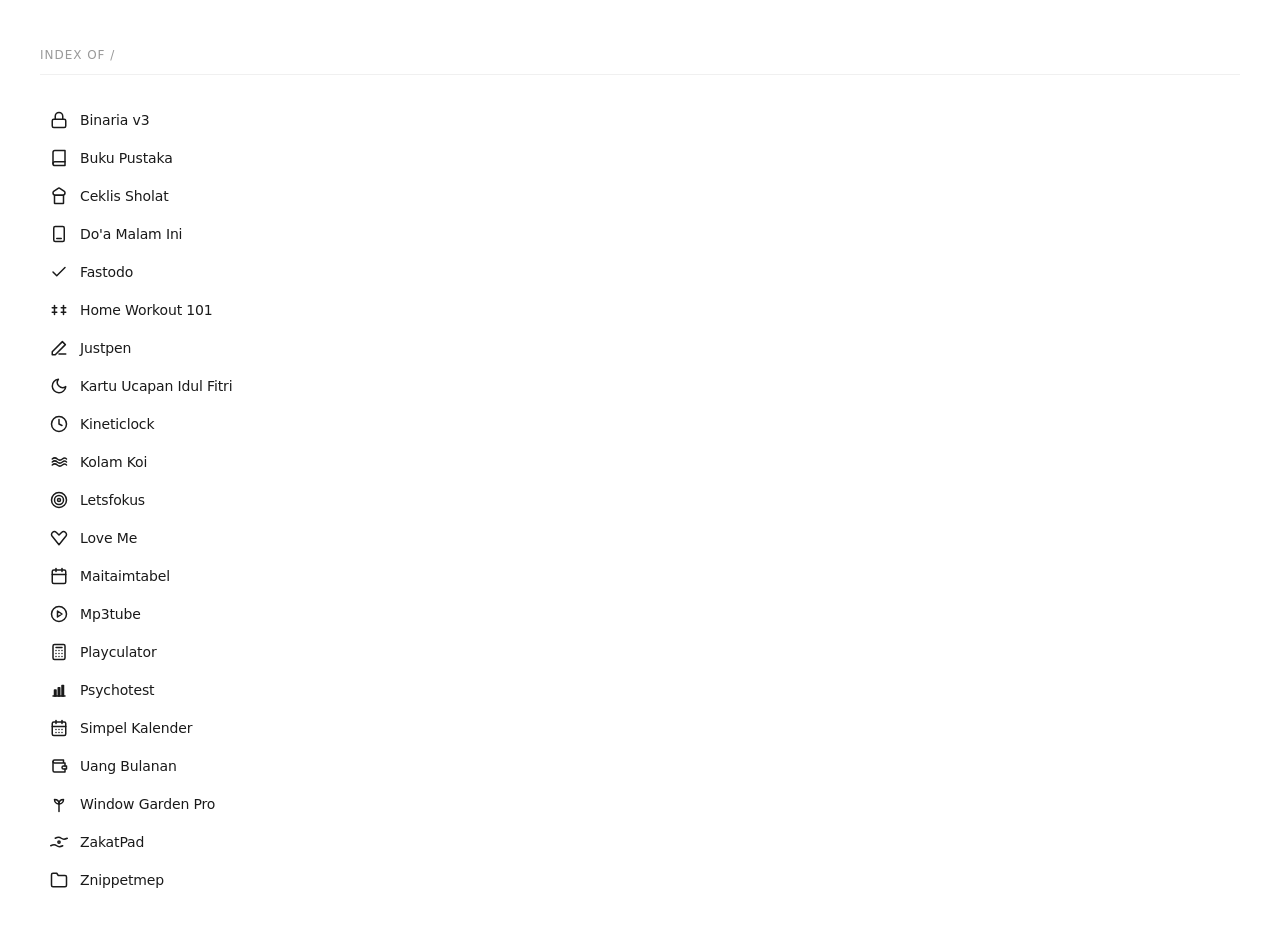
<file: index.html>
<!DOCTYPE html>
<html lang="id">
<head>
  <meta charset="UTF-8" />
  <meta name="viewport" content="width=device-width, initial-scale=1.0" />
  <meta name="theme-color" content="#ffffff">
  <title>My All Personal Web Apps</title>
  <style>
    * {
      margin: 0;
      padding: 0;
      box-sizing: border-box;
    }

    body {
      background: #ffffff;
      font-family: 'Segoe UI', system-ui, sans-serif;
      min-height: 100vh;
      padding: 48px 40px;
    }

    .dir-header {
      font-size: 12px;
      color: #999;
      letter-spacing: 0.08em;
      text-transform: uppercase;
      margin-bottom: 28px;
      padding-bottom: 12px;
      border-bottom: 1px solid #f0f0f0;
      user-select: none;
    }

    .dir-list {
      display: flex;
      flex-direction: column;
      gap: 4px;
    }

    .dir-item a {
      display: flex;
      align-items: center;
      gap: 12px;
      padding: 8px 10px;
      border-radius: 6px;
      text-decoration: none;
      color: #1a1a1a;
      font-size: 14px;
      transition: background 0.12s ease;
      width: fit-content;
    }

    .dir-item a:hover {
      background: #f4f4f5;
    }

    .dir-item a:active {
      background: #ebebec;
    }

    .icon {
      width: 18px;
      height: 18px;
      flex-shrink: 0;
      color: inherit;
    }

    .app-name {
      font-weight: 450;
      letter-spacing: -0.01em;
    }
  </style>
</head>
<body>
  <div class="dir-header">Index of /</div>
  <div class="dir-list">
    <div class="dir-item">
      <a href="binaria-v3/">
        <svg class="icon" viewBox="0 0 24 24" fill="none" stroke="currentColor" stroke-width="2" stroke-linecap="round" stroke-linejoin="round">
          <rect x="3" y="11" width="18" height="11" rx="2" ry="2"></rect>
          <path d="M7 11V7a5 5 0 0 1 10 0v4"></path>
        </svg>
        <span class="app-name">Binaria v3</span>
      </a>
    </div>
    <div class="dir-item">
      <a href="buku-pustaka/">
        <svg class="icon" viewBox="0 0 24 24" fill="none" stroke="currentColor" stroke-width="2" stroke-linecap="round" stroke-linejoin="round">
          <path d="M4 19.5A2.5 2.5 0 0 1 6.5 17H20"></path>
          <path d="M6.5 2H20v20H6.5A2.5 2.5 0 0 1 4 19.5v-15A2.5 2.5 0 0 1 6.5 2z"></path>
        </svg>
        <span class="app-name">Buku Pustaka</span>
      </a>
    </div>
    <div class="dir-item">
      <a href="ceklis-sholat/">
        <svg class="icon" viewBox="0 0 24 24" fill="none" stroke="currentColor" stroke-width="2" stroke-linecap="round" stroke-linejoin="round">
          <path d="M7 11L17 11C18.7 11 20 9.5 20 7.8C20 6.9 19.5 6 18.7 5.4L12.6 1.4C12.3 1.2 11.7 1.2 11.4 1.4L5.3 5.4C4.5 6 4 6.9 4 7.8C4 9.5 5.3 11 7 11Z"></path>
          <rect x="6" y="11" width="12" height="11" rx="0.5"></rect>
        </svg>
        <span class="app-name">Ceklis Sholat</span>
      </a>
    </div>
        <div class="dir-item">
      <a href="doa-malam-ini/">
        <svg class="icon" viewBox="0 0 24 24" fill="none" stroke="currentColor" stroke-width="2" stroke-linecap="round" stroke-linejoin="round">
          <rect x="5" y="2" width="14" height="20" rx="2"></rect>
          <path d="M9 18h6"></path>
        </svg>
        <span class="app-name">Do'a Malam Ini</span>
      </a>
        </div>
    <div class="dir-item">
      <a href="fastodo/">
        <svg class="icon" viewBox="0 0 24 24" fill="none" stroke="currentColor" stroke-width="2" stroke-linecap="round" stroke-linejoin="round">
          <polyline points="20 6 9 17 4 12"></polyline>
        </svg>
        <span class="app-name">Fastodo</span>
      </a>
    </div>
    <div class="dir-item">
      <a href="home-workout-101/">
        <svg class="icon" viewBox="0 0 24 24" fill="none" stroke="currentColor" stroke-width="2" stroke-linecap="round" stroke-linejoin="round">
          <path d="M6 6v12"></path>
          <path d="M18 6v12"></path>
          <path d="M3 9h6"></path>
          <path d="M3 15h6"></path>
          <path d="M15 9h6"></path>
          <path d="M15 15h6"></path>
        </svg>
        <span class="app-name">Home Workout 101</span>
      </a>
    </div>
    <div class="dir-item">  
      <a href="justpen/">  
        <svg class="icon" viewBox="0 0 24 24" fill="none" stroke="currentColor" stroke-width="2" stroke-linecap="round" stroke-linejoin="round">  
          <path d="M12 20h9"></path>  
          <path d="M16.5 3.5l4 4L7 21H3v-4L16.5 3.5z"></path>  
        </svg>  
        <span class="app-name">Justpen</span>  
      </a>  
    </div>
    <div class="dir-item">
      <a href="kartu-ucapan-idul-fitri/">
        <svg class="icon" viewBox="0 0 24 24" fill="none" stroke="currentColor" stroke-width="2" stroke-linecap="round" stroke-linejoin="round">
          <path d="M21 12.79A9 9 0 1 1 11.21 3 7 7 0 0 0 21 12.79z"></path>
        </svg>
        <span class="app-name">Kartu Ucapan Idul Fitri</span>
      </a>
    </div>
    <div class="dir-item">
      <a href="kineticlock/">
        <svg class="icon" viewBox="0 0 24 24" fill="none" stroke="currentColor" stroke-width="2" stroke-linecap="round" stroke-linejoin="round">
          <circle cx="12" cy="12" r="10"></circle>
          <polyline points="12 6 12 12 16 14"></polyline>
        </svg>
        <span class="app-name">Kineticlock</span>
      </a>
    </div>
    <div class="dir-item">
      <a href="kolam-koi/">
        <svg class="icon" viewBox="0 0 24 24" fill="none" stroke="currentColor" stroke-width="2" stroke-linecap="round" stroke-linejoin="round">
          <path d="M3 8c2.25-2 4.5-2 6.75 0s4.5 2 6.75 0 4.5-2 5.5 0"></path>
          <path d="M3 12c2.25-2 4.5-2 6.75 0s4.5 2 6.75 0 4.5-2 5.5 0"></path>
          <path d="M3 16c2.25-2 4.5-2 6.75 0s4.5 2 6.75 0 4.5-2 5.5 0"></path>
        </svg>
        <span class="app-name">Kolam Koi</span>
      </a>
    </div>
    <div class="dir-item">
      <a href="letsfokus/">
        <svg class="icon" viewBox="0 0 24 24" fill="none" stroke="currentColor" stroke-width="2" stroke-linecap="round" stroke-linejoin="round">
          <circle cx="12" cy="12" r="10"></circle>
          <circle cx="12" cy="12" r="6"></circle>
          <circle cx="12" cy="12" r="2"></circle>
        </svg>
        <span class="app-name">Letsfokus</span>
      </a>
    </div>
    <div class="dir-item">  
      <a href="love-me/">  
        <svg class="icon" viewBox="0 0 24 24" fill="none" stroke="currentColor" stroke-width="2" stroke-linecap="round" stroke-linejoin="round">  
          <path d="M20.8 4.6c-1.5-1.4-3.9-1.4-5.4 0L12 8l-3.4-3.4c-1.5-1.4-3.9-1.4-5.4 0-1.6 1.5-1.6 4 0 5.5L12 21l8.8-10.9c1.6-1.5 1.6-4 0-5.5z"></path>  
        </svg>  
        <span class="app-name">Love Me</span>  
      </a>  
    </div>
    <div class="dir-item">
      <a href="maitaimtabel/">
        <svg class="icon" viewBox="0 0 24 24" fill="none" stroke="currentColor" stroke-width="2" stroke-linecap="round" stroke-linejoin="round">
          <rect x="3" y="4" width="18" height="18" rx="2" ry="2"></rect>
          <line x1="16" y1="2" x2="16" y2="6"></line>
          <line x1="8" y1="2" x2="8" y2="6"></line>
          <line x1="3" y1="10" x2="21" y2="10"></line>
        </svg>
        <span class="app-name">Maitaimtabel</span>
      </a>
    </div>
    <div class="dir-item">
      <a href="mp3tube/">
        <svg class="icon" viewBox="0 0 24 24" fill="none" stroke="currentColor" stroke-width="2" stroke-linecap="round" stroke-linejoin="round">
          <circle cx="12" cy="12" r="10"></circle>
          <polygon points="10 8 16 12 10 16 10 8"></polygon>
        </svg>
        <span class="app-name">Mp3tube</span>
      </a>
    </div>
    <div class="dir-item">
      <a href="playculator/">
        <svg class="icon" viewBox="0 0 24 24" fill="none" stroke="currentColor" stroke-width="2" stroke-linecap="round" stroke-linejoin="round">
          <rect x="4" y="2" width="16" height="20" rx="2"></rect>
          <line x1="8" y1="6" x2="16" y2="6"></line>
          <line x1="8" y1="10" x2="8" y2="10.01"></line>
          <line x1="12" y1="10" x2="12" y2="10.01"></line>
          <line x1="16" y1="10" x2="16" y2="10.01"></line>
          <line x1="8" y1="14" x2="8" y2="14.01"></line>
          <line x1="12" y1="14" x2="12" y2="14.01"></line>
          <line x1="16" y1="14" x2="16" y2="14.01"></line>
          <line x1="8" y1="18" x2="8" y2="18.01"></line>
          <line x1="12" y1="18" x2="12" y2="18.01"></line>
          <line x1="16" y1="18" x2="16" y2="18.01"></line>
        </svg>
        <span class="app-name">Playculator</span>
      </a>
    </div>
    <div class="dir-item">  
      <a href="psychotest/">  
        <svg class="icon" viewBox="0 0 24 24" fill="none" stroke="currentColor" stroke-width="2" stroke-linecap="round" stroke-linejoin="round">  
          <line x1="4" y1="20" x2="20" y2="20"></line>  
          <rect x="6" y="12" width="2" height="8"></rect>  
          <rect x="11" y="9" width="2" height="11"></rect>  
          <rect x="16" y="6" width="2" height="14"></rect>  
        </svg>  
        <span class="app-name">Psychotest</span>  
      </a>  
    </div>  
    <div class="dir-item">
      <a href="simpel-kalender/">
        <svg class="icon" viewBox="0 0 24 24" fill="none" stroke="currentColor" stroke-width="2" stroke-linecap="round" stroke-linejoin="round">
          <rect x="3" y="4" width="18" height="18" rx="2" ry="2"></rect>
          <line x1="16" y1="2" x2="16" y2="6"></line>
          <line x1="8" y1="2" x2="8" y2="6"></line>
          <line x1="3" y1="10" x2="21" y2="10"></line>
          <line x1="8" y1="14" x2="8" y2="14.01"></line>
          <line x1="12" y1="14" x2="12" y2="14.01"></line>
          <line x1="16" y1="14" x2="16" y2="14.01"></line>
          <line x1="8" y1="18" x2="8" y2="18.01"></line>
          <line x1="12" y1="18" x2="12" y2="18.01"></line>
          <line x1="16" y1="18" x2="16" y2="18.01"></line>
        </svg>
        <span class="app-name">Simpel Kalender</span>
      </a>
    </div>
    <div class="dir-item">
      <a href="uang-bulanan/">
        <svg class="icon" viewBox="0 0 24 24" fill="none" stroke="currentColor" stroke-width="2" stroke-linecap="round" stroke-linejoin="round">
          <path d="M20 12V8H6a2 2 0 0 1-2-2c0-1.1.9-2 2-2h12v4"></path>
          <path d="M4 6v12c0 1.1.9 2 2 2h14v-4"></path>
          <path d="M18 12a2 2 0 0 0-2 2c0 1.1.9 2 2 2h4v-4h-4z"></path>
        </svg>
        <span class="app-name">Uang Bulanan</span>
      </a>
    </div>
    <div class="dir-item">    
      <a href="window-garden-pro/">    
        <svg class="icon" viewBox="0 0 24 24" fill="none" stroke="currentColor" stroke-width="2" stroke-linecap="round" stroke-linejoin="round">    
          <path d="M12 22V12"></path>    
          <path d="M12 12C8 12 6 9 6 6c4 0 6 2 6 6z"></path>    
          <path d="M12 12c4 0 6-3 6-6-4 0-6 2-6 6z"></path>    
        </svg>    
        <span class="app-name">Window Garden Pro</span>    
      </a>    
    </div>
    <div class="dir-item">  
      <a href="zakatpad/">  
        <svg class="icon" viewBox="0 0 24 24" fill="none" stroke="currentColor" stroke-width="2" stroke-linecap="round" stroke-linejoin="round">  
          <path d="M7 7c3-1.5 6-1.5 8 0s5 1.5 8 0"></path>  
          <path d="M17 17c-3 1.5-6 1.5-8 0s-5-1.5-8 0"></path>  
          <circle cx="12" cy="12" r="1.5"></circle>  
        </svg>  
        <span class="app-name">ZakatPad</span>  
      </a>  
    </div>
    <div class="dir-item">
      <a href="znippetmep/">
        <svg class="icon" viewBox="0 0 24 24" fill="none" stroke="currentColor" stroke-width="2" stroke-linecap="round" stroke-linejoin="round">
          <path d="M22 19a2 2 0 0 1-2 2H4a2 2 0 0 1-2-2V5a2 2 0 0 1 2-2h5l2 3h9a2 2 0 0 1 2 2z"></path>
        </svg>
        <span class="app-name">Znippetmep</span>
      </a>
    </div>
  </div>
</body>
</html>
</file>
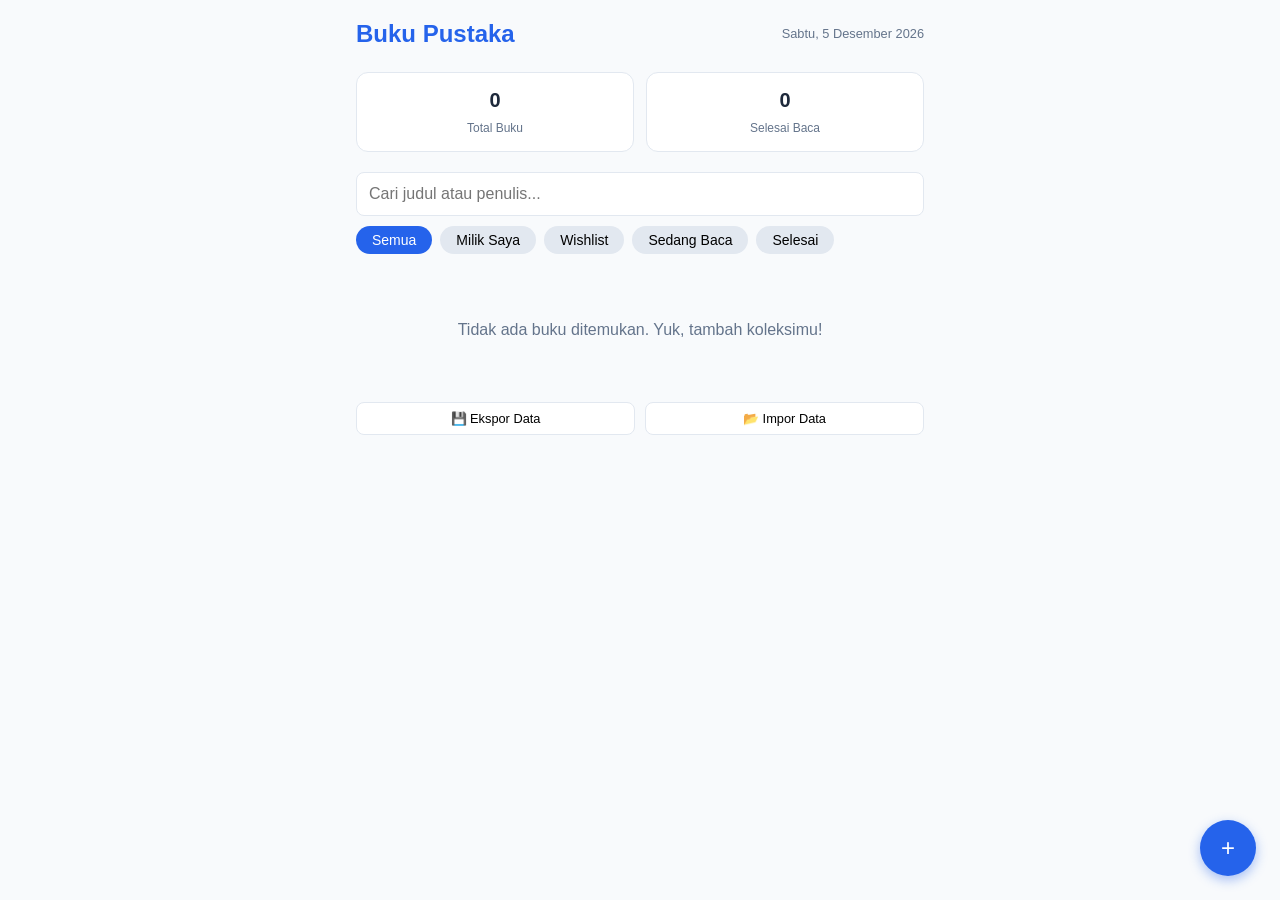
<file: buku-pustaka/index.html>
<!DOCTYPE html>
<html lang="id">
<head>
    <meta charset="UTF-8">
    <meta name="viewport" content="width=device-width, initial-scale=1.0, maximum-scale=1.0, user-scalable=no">
    <title>Buku Pustaka - Koleksi Pribadi</title>
    <style>
        :root {
            --primary: #2563eb;
            --bg: #f8fafc;
            --card-bg: #ffffff;
            --text: #1e293b;
            --text-light: #64748b;
            --border: #e2e8f0;
            --success: #22c55e;
            --warning: #f59e0b;
            --danger: #ef4444;
        }

        * {
            box-sizing: border-box;
            -webkit-tap-highlight-color: transparent;
        }

        body {
            font-family: -apple-system, BlinkMacSystemFont, "Segoe UI", Roboto, Helvetica, Arial, sans-serif;
            background-color: var(--bg);
            color: var(--text);
            margin: 0;
            padding: 0;
            line-height: 1.5;
        }

        .container {
            max-width: 600px;
            margin: 0 auto;
            padding: 16px;
            padding-bottom: 100px;
        }

        header {
            display: flex;
            justify-content: space-between;
            align-items: center;
            margin-bottom: 20px;
        }

        h1 {
            font-size: 1.5rem;
            margin: 0;
            color: var(--primary);
        }

        .stats-grid {
            display: grid;
            grid-template-columns: 1fr 1fr;
            gap: 12px;
            margin-bottom: 20px;
        }

        .stat-card {
            background: var(--card-bg);
            padding: 12px;
            border-radius: 12px;
            border: 1px solid var(--border);
            text-align: center;
        }

        .stat-value {
            font-size: 1.25rem;
            font-weight: bold;
            display: block;
        }

        .stat-label {
            font-size: 0.75rem;
            color: var(--text-light);
        }

        .controls {
            margin-bottom: 20px;
            display: flex;
            flex-direction: column;
            gap: 10px;
        }

        input, select, textarea {
            width: 100%;
            padding: 12px;
            border: 1px solid var(--border);
            border-radius: 8px;
            font-size: 1rem;
            outline: none;
        }

        input:focus {
            border-color: var(--primary);
        }

        .filter-tabs {
            display: flex;
            gap: 8px;
            overflow-x: auto;
            padding-bottom: 4px;
        }

        .tab {
            padding: 6px 16px;
            background: #e2e8f0;
            border-radius: 20px;
            font-size: 0.875rem;
            white-space: nowrap;
            cursor: pointer;
            border: none;
        }

        .tab.active {
            background: var(--primary);
            color: white;
        }

        .book-list {
            display: grid;
            gap: 12px;
        }

        .book-card {
            background: var(--card-bg);
            border-radius: 12px;
            padding: 16px;
            border: 1px solid var(--border);
            position: relative;
            box-shadow: 0 1px 3px rgba(0,0,0,0.05);
        }

        .book-title {
            font-weight: bold;
            font-size: 1.1rem;
            margin-bottom: 4px;
            display: block;
        }

        .book-author {
            color: var(--text-light);
            font-size: 0.9rem;
            margin-bottom: 8px;
            display: block;
        }

        .badge {
            display: inline-block;
            padding: 2px 8px;
            border-radius: 4px;
            font-size: 0.7rem;
            font-weight: bold;
            text-transform: uppercase;
            margin-right: 5px;
        }

        .badge-owned { background: #dcfce7; color: #166534; }
        .badge-wishlist { background: #fef3c7; color: #92400e; }
        .badge-reading { background: #dbeafe; color: #1e40af; }
        .badge-finished { background: #f3e8ff; color: #6b21a8; }

        .rating {
            color: var(--warning);
            margin: 8px 0;
            font-size: 1.2rem;
        }

        .book-actions {
            display: flex;
            gap: 10px;
            margin-top: 12px;
            border-top: 1px solid var(--border);
            padding-top: 12px;
        }

        .btn-icon {
            background: none;
            border: none;
            cursor: pointer;
            padding: 5px;
            font-size: 1.2rem;
        }

        .modal {
            position: fixed;
            top: 0;
            left: 0;
            right: 0;
            bottom: 0;
            background: rgba(0,0,0,0.5);
            display: none;
            align-items: flex-end;
            z-index: 1000;
        }

        .modal-content {
            background: white;
            width: 100%;
            border-radius: 20px 20px 0 0;
            padding: 24px;
            max-height: 90vh;
            overflow-y: auto;
            animation: slideUp 0.3s ease-out;
        }

        @keyframes slideUp {
            from { transform: translateY(100%); }
            to { transform: translateY(0); }
        }

        .form-group {
            margin-bottom: 16px;
        }

        label {
            display: block;
            font-size: 0.875rem;
            font-weight: 600;
            margin-bottom: 4px;
        }

        .btn-primary {
            background: var(--primary);
            color: white;
            width: 100%;
            padding: 14px;
            border-radius: 12px;
            border: none;
            font-weight: bold;
            font-size: 1rem;
        }

        .fab {
            position: fixed;
            bottom: 24px;
            right: 24px;
            width: 56px;
            height: 56px;
            background: var(--primary);
            color: white;
            border-radius: 28px;
            display: flex;
            align-items: center;
            justify-content: center;
            font-size: 24px;
            box-shadow: 0 4px 12px rgba(37, 99, 235, 0.4);
            border: none;
            z-index: 99;
        }

        .empty-state {
            text-align: center;
            padding: 40px 20px;
            color: var(--text-light);
        }

        .star-input {
            display: flex;
            gap: 10px;
            font-size: 1.5rem;
        }
        .star-input span { cursor: pointer; color: #ccc; }
        .star-input span.active { color: var(--warning); }

        .import-export {
            display: flex;
            gap: 10px;
            margin-top: 20px;
        }
        .btn-outline {
            flex: 1;
            padding: 8px;
            border: 1px solid var(--border);
            background: white;
            border-radius: 8px;
            font-size: 0.8rem;
        }
    </style>
</head>
<body>

<div class="container">
    <header>
        <h1>Buku Pustaka</h1>
        <div id="date-display" style="font-size: 0.8rem; color: var(--text-light)"></div>
    </header>

    <div class="stats-grid">
        <div class="stat-card">
            <span class="stat-value" id="stat-total">0</span>
            <span class="stat-label">Total Buku</span>
        </div>
        <div class="stat-card">
            <span class="stat-value" id="stat-finished">0</span>
            <span class="stat-label">Selesai Baca</span>
        </div>
    </div>

    <div class="controls">
        <input type="text" id="search-input" placeholder="Cari judul atau penulis...">
        <div class="filter-tabs">
            <button class="tab active" onclick="filterBooks('all', this)">Semua</button>
            <button class="tab" onclick="filterBooks('owned', this)">Milik Saya</button>
            <button class="tab" onclick="filterBooks('wishlist', this)">Wishlist</button>
            <button class="tab" onclick="filterBooks('reading', this)">Sedang Baca</button>
            <button class="tab" onclick="filterBooks('finished', this)">Selesai</button>
        </div>
    </div>

    <div id="book-list" class="book-list">
        <!-- Buku akan tampil di sini -->
    </div>

    <div class="import-export">
        <button class="btn-outline" onclick="exportData()">💾 Ekspor Data</button>
        <button class="btn-outline" onclick="document.getElementById('import-file').click()">📂 Impor Data</button>
        <input type="file" id="import-file" style="display:none" accept=".json" onchange="importData(event)">
    </div>
</div>

<button class="fab" onclick="openModal()">+</button>

<!-- Modal Form -->
<div id="book-modal" class="modal">
    <div class="modal-content">
        <div style="display:flex; justify-content: space-between; align-items: center; margin-bottom: 20px;">
            <h2 id="modal-title" style="margin:0">Tambah Buku</h2>
            <button onclick="closeModal()" style="background:none; border:none; font-size: 1.5rem;">&times;</button>
        </div>
        
        <form id="book-form">
            <input type="hidden" id="edit-id">
            
            <div class="form-group">
                <label>Judul Buku*</label>
                <input type="text" id="title" required placeholder="Contoh: Filosofi Teras">
            </div>

            <div class="form-group">
                <label>Penulis / Pengarang</label>
                <input type="text" id="author" placeholder="Nama Penulis">
            </div>

            <div class="form-group">
                <label>Penerbit</label>
                <input type="text" id="publisher" placeholder="Nama Penerbit">
            </div>

            <div class="form-group">
                <label>Status Kepemilikan</label>
                <select id="buy-status">
                    <option value="owned">Sudah Dimiliki (Owned)</option>
                    <option value="wishlist">Daftar Keinginan (Wishlist)</option>
                </select>
            </div>

            <div class="form-group">
                <label>Status Baca</label>
                <select id="read-status" onchange="toggleReviewSection()">
                    <option value="unread">Belum Dibaca</option>
                    <option value="reading">Sedang Dibaca</option>
                    <option value="finished">Selesai Dibaca</option>
                </select>
            </div>

            <div id="review-section" style="display:none; border-top: 1px solid #eee; padding-top: 10px;">
                <div class="form-group">
                    <label>Rating</label>
                    <div class="star-input" id="star-rating">
                        <span onclick="setRating(1)">★</span>
                        <span onclick="setRating(2)">★</span>
                        <span onclick="setRating(3)">★</span>
                        <span onclick="setRating(4)">★</span>
                        <span onclick="setRating(5)">★</span>
                    </div>
                </div>
                <div class="form-group">
                    <label>Catatan / Review Singkat</label>
                    <textarea id="notes" rows="3" placeholder="Apa pendapatmu tentang buku ini?"></textarea>
                </div>
            </div>

            <div class="form-group">
                <label>Link Pembelian (URL)</label>
                <input type="url" id="buy-link" placeholder="https://shopee.co.id/...">
            </div>

            <button type="submit" class="btn-primary">Simpan Buku</button>
        </form>
    </div>
</div>

<script>
    let books = JSON.parse(localStorage.getItem('buku_pustaka')) || [];
    let currentRating = 0;
    let currentFilter = 'all';

    // Inisialisasi
    window.onload = () => {
        renderBooks();
        updateStats();
        // Set tanggal dalam bahasa Indonesia
        const options = { weekday: 'long', year: 'numeric', month: 'long', day: 'numeric' };
        document.getElementById('date-display').innerText = new Date().toLocaleDateString('id-ID', options);
    };

    // Fungsi Render Daftar Buku
    function renderBooks() {
        const listElement = document.getElementById('book-list');
        const searchTerm = document.getElementById('search-input').value.toLowerCase();
        
        listElement.innerHTML = '';

        const filtered = books.filter(book => {
            const matchesSearch = book.title.toLowerCase().includes(searchTerm) || (book.author && book.author.toLowerCase().includes(searchTerm));
            const matchesFilter = currentFilter === 'all' || 
                                 (currentFilter === 'owned' && book.buyStatus === 'owned') ||
                                 (currentFilter === 'wishlist' && book.buyStatus === 'wishlist') ||
                                 (currentFilter === 'reading' && book.readStatus === 'reading') ||
                                 (currentFilter === 'finished' && book.readStatus === 'finished');
            return matchesSearch && matchesFilter;
        });

        if (filtered.length === 0) {
            listElement.innerHTML = `<div class="empty-state">Tidak ada buku ditemukan. Yuk, tambah koleksimu!</div>`;
            return;
        }

        // Urutkan dari yang terbaru ditambahkan
        filtered.slice().reverse().forEach(book => {
            const card = document.createElement('div');
            card.className = 'book-card';
            
            const stars = '★'.repeat(book.rating || 0) + '☆'.repeat(5 - (book.rating || 0));
            
            // Terjemahan label status untuk tampilan
            const buyLabel = book.buyStatus === 'owned' ? 'Milik Saya' : 'Wishlist';
            const readLabel = book.readStatus === 'reading' ? 'Sedang Baca' : (book.readStatus === 'finished' ? 'Selesai' : 'Belum Baca');

            card.innerHTML = `
                <span class="book-title">${book.title}</span>
                <span class="book-author">${book.author || 'Penulis Tidak Diketahui'}</span>
                <div>
                    <span class="badge ${book.buyStatus === 'owned' ? 'badge-owned' : 'badge-wishlist'}">${buyLabel}</span>
                    <span class="badge ${book.readStatus === 'reading' ? 'badge-reading' : (book.readStatus === 'finished' ? 'badge-finished' : '')}">${readLabel}</span>
                </div>
                ${book.readStatus === 'finished' ? `<div class="rating">${stars}</div>` : ''}
                ${book.notes ? `<p style="font-size:0.85rem; color:var(--text-light); margin:8px 0; font-style: italic">"${book.notes}"</p>` : ''}
                <div class="book-actions">
                    <button class="btn-icon" onclick="editBook('${book.id}')" title="Ubah">📝</button>
                    <button class="btn-icon" onclick="deleteBook('${book.id}')" title="Hapus">🗑️</button>
                    ${book.buyLink ? `<button class="btn-icon" onclick="window.open('${book.buyLink}', '_blank')" title="Beli">🛒</button>` : ''}
                    <button class="btn-icon" onclick="copyInfo('${book.id}')" title="Salin Info">📋</button>
                </div>
            `;
            listElement.appendChild(card);
        });
    }

    // CRUD Logic
    document.getElementById('book-form').onsubmit = (e) => {
        e.preventDefault();
        const id = document.getElementById('edit-id').value || Date.now().toString();
        
        const bookData = {
            id: id,
            title: document.getElementById('title').value,
            author: document.getElementById('author').value,
            publisher: document.getElementById('publisher').value,
            buyStatus: document.getElementById('buy-status').value,
            readStatus: document.getElementById('read-status').value,
            buyLink: document.getElementById('buy-link').value,
            rating: currentRating,
            notes: document.getElementById('notes').value
        };

        const existingIndex = books.findIndex(b => b.id === id);
        if (existingIndex > -1) {
            books[existingIndex] = bookData;
        } else {
            books.push(bookData);
        }

        saveAndRefresh();
        closeModal();
    };

    function deleteBook(id) {
        if(confirm('Apakah kamu yakin ingin menghapus buku ini dari daftar?')) {
            books = books.filter(b => b.id !== id);
            saveAndRefresh();
        }
    }

    function editBook(id) {
        const book = books.find(b => b.id === id);
        if(!book) return;

        document.getElementById('modal-title').innerText = 'Ubah Data Buku';
        document.getElementById('edit-id').value = book.id;
        document.getElementById('title').value = book.title;
        document.getElementById('author').value = book.author;
        document.getElementById('publisher').value = book.publisher;
        document.getElementById('buy-status').value = book.buyStatus;
        document.getElementById('read-status').value = book.readStatus;
        document.getElementById('buy-link').value = book.buyLink;
        document.getElementById('notes').value = book.notes || '';
        
        setRating(book.rating || 0);
        toggleReviewSection();
        openModal();
    }

    // Helpers
    function saveAndRefresh() {
        localStorage.setItem('buku_pustaka', JSON.stringify(books));
        renderBooks();
        updateStats();
    }

    function updateStats() {
        document.getElementById('stat-total').innerText = books.length;
        document.getElementById('stat-finished').innerText = books.filter(b => b.readStatus === 'finished').length;
    }

    function openModal() {
        document.getElementById('book-modal').style.display = 'flex';
    }

    function closeModal() {
        document.getElementById('book-modal').style.display = 'none';
        document.getElementById('book-form').reset();
        document.getElementById('edit-id').value = '';
        document.getElementById('modal-title').innerText = 'Tambah Buku';
        setRating(0);
        toggleReviewSection();
    }

    function toggleReviewSection() {
        const status = document.getElementById('read-status').value;
        document.getElementById('review-section').style.display = (status === 'finished') ? 'block' : 'none';
    }

    function setRating(r) {
        currentRating = r;
        const stars = document.querySelectorAll('.star-input span');
        stars.forEach((s, i) => {
            s.className = (i < r) ? 'active' : '';
        });
    }

    function filterBooks(f, el) {
        currentFilter = f;
        document.querySelectorAll('.tab').forEach(t => t.classList.remove('active'));
        el.classList.add('active');
        renderBooks();
    }

    document.getElementById('search-input').oninput = renderBooks;

    // Clipboard API
    function copyInfo(id) {
        const book = books.find(b => b.id === id);
        const text = `Judul: ${book.title}\nPenulis: ${book.author || '-'}\nStatus: ${book.buyStatus === 'owned' ? 'Milik Saya' : 'Wishlist'}\nLink: ${book.buyLink || 'Tidak ada'}`;
        
        const textArea = document.createElement("textarea");
        textArea.value = text;
        document.body.appendChild(textArea);
        textArea.select();
        try {
            document.execCommand('copy');
            // Ganti alert dengan feedback UI sederhana jika perlu, di sini tetap pakai alert bawaan browser
            alert('Info buku berhasil disalin ke clipboard!');
        } catch (err) {
            console.error('Gagal menyalin', err);
        }
        document.body.removeChild(textArea);
    }

    // File API: Export
    function exportData() {
        const dataStr = JSON.stringify(books, null, 2);
        const blob = new Blob([dataStr], { type: 'application/json' });
        const url = URL.createObjectURL(blob);
        
        const date = new Date().toISOString().split('T')[0];
        const linkElement = document.createElement('a');
        linkElement.setAttribute('href', url);
        linkElement.setAttribute('download', `backup_buku_pustaka_${date}.json`);
        linkElement.click();
        URL.revokeObjectURL(url);
    }

    // File API: Import
    function importData(event) {
        const file = event.target.files[0];
        if (!file) return;

        const reader = new FileReader();
        reader.onload = (e) => {
            try {
                const importedBooks = JSON.parse(e.target.result);
                if (Array.isArray(importedBooks)) {
                    if (confirm(`Impor ${importedBooks.length} data buku? Data dengan ID yang sama akan diperbarui, data baru akan ditambahkan.`)) {
                        const currentBooksMap = new Map(books.map(b => [b.id, b]));
                        importedBooks.forEach(ib => {
                            currentBooksMap.set(ib.id, ib);
                        });
                        books = Array.from(currentBooksMap.values());
                        saveAndRefresh();
                        alert('Data berhasil diimpor!');
                    }
                }
            } catch (err) {
                alert('Format file JSON tidak valid!');
            }
        };
        reader.readAsText(file);
        event.target.value = ''; // Reset input file
    }
</script>

</body>
</html>
</file>
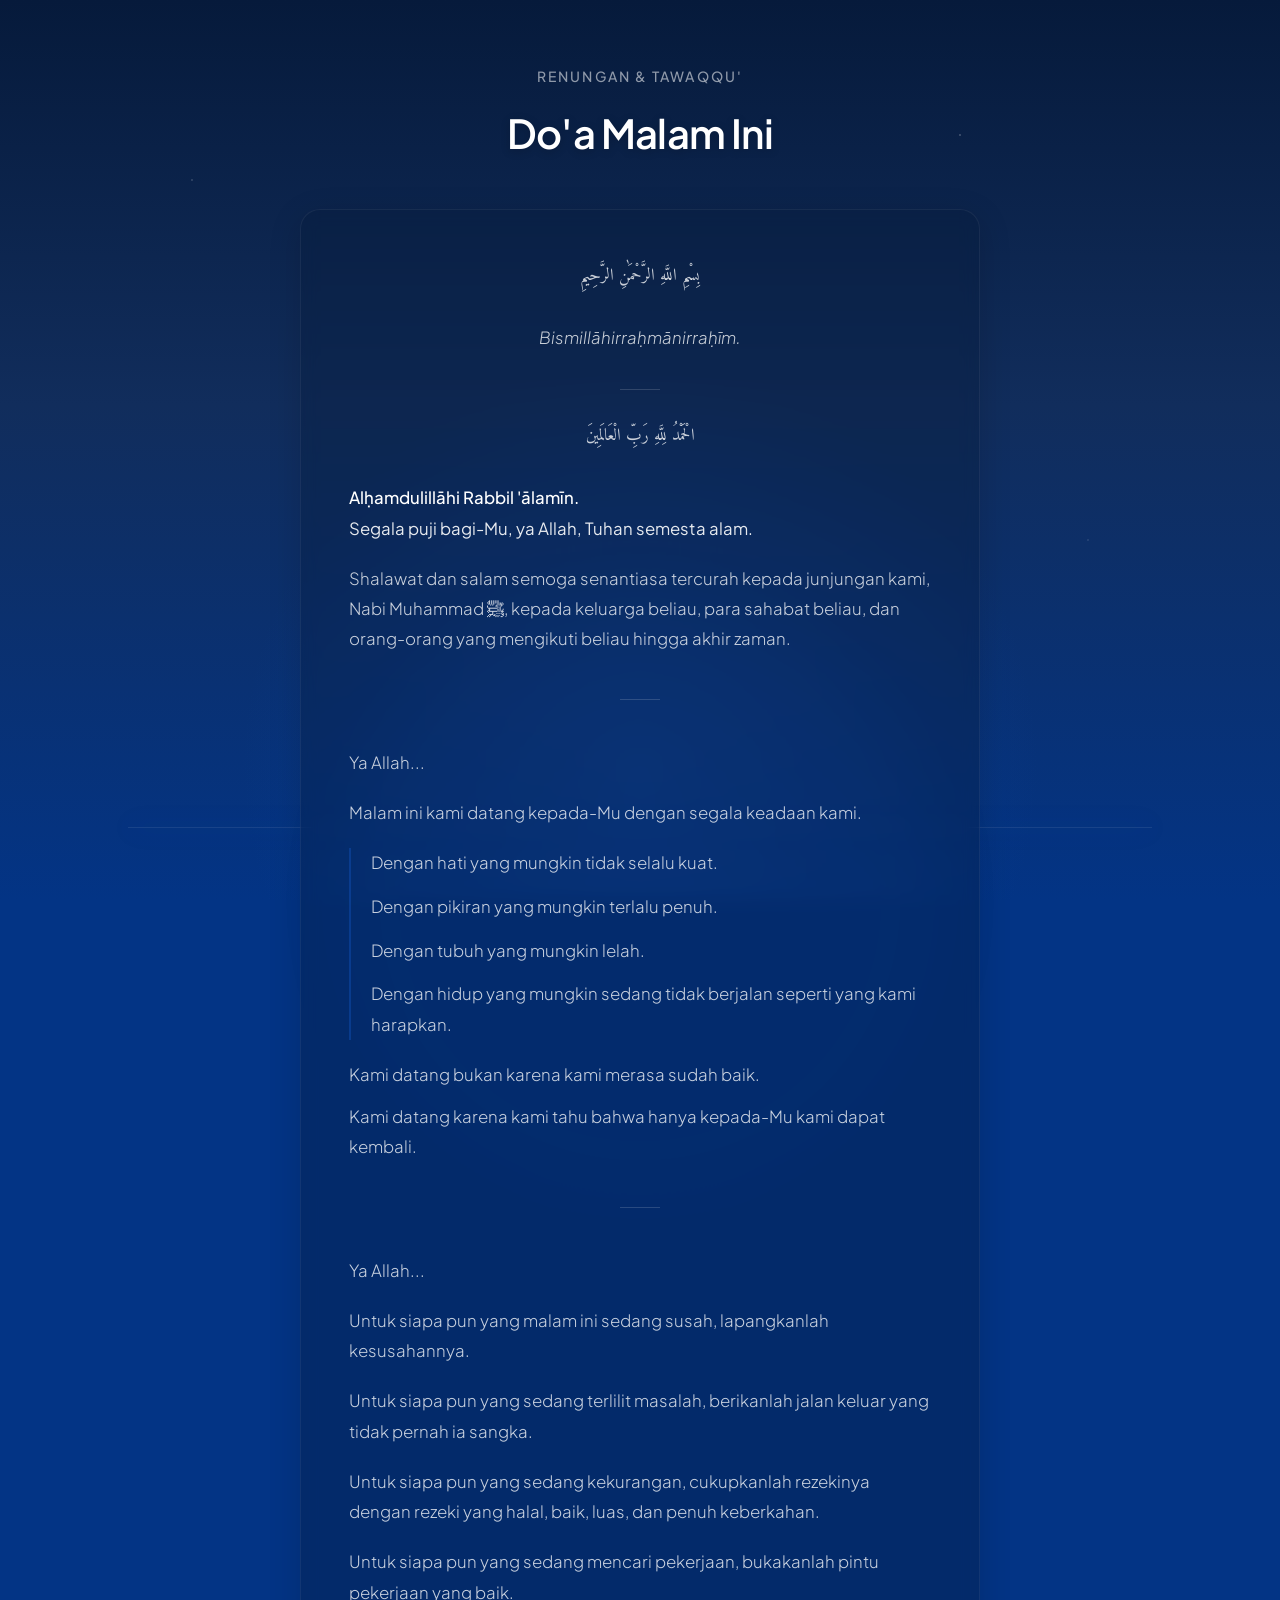
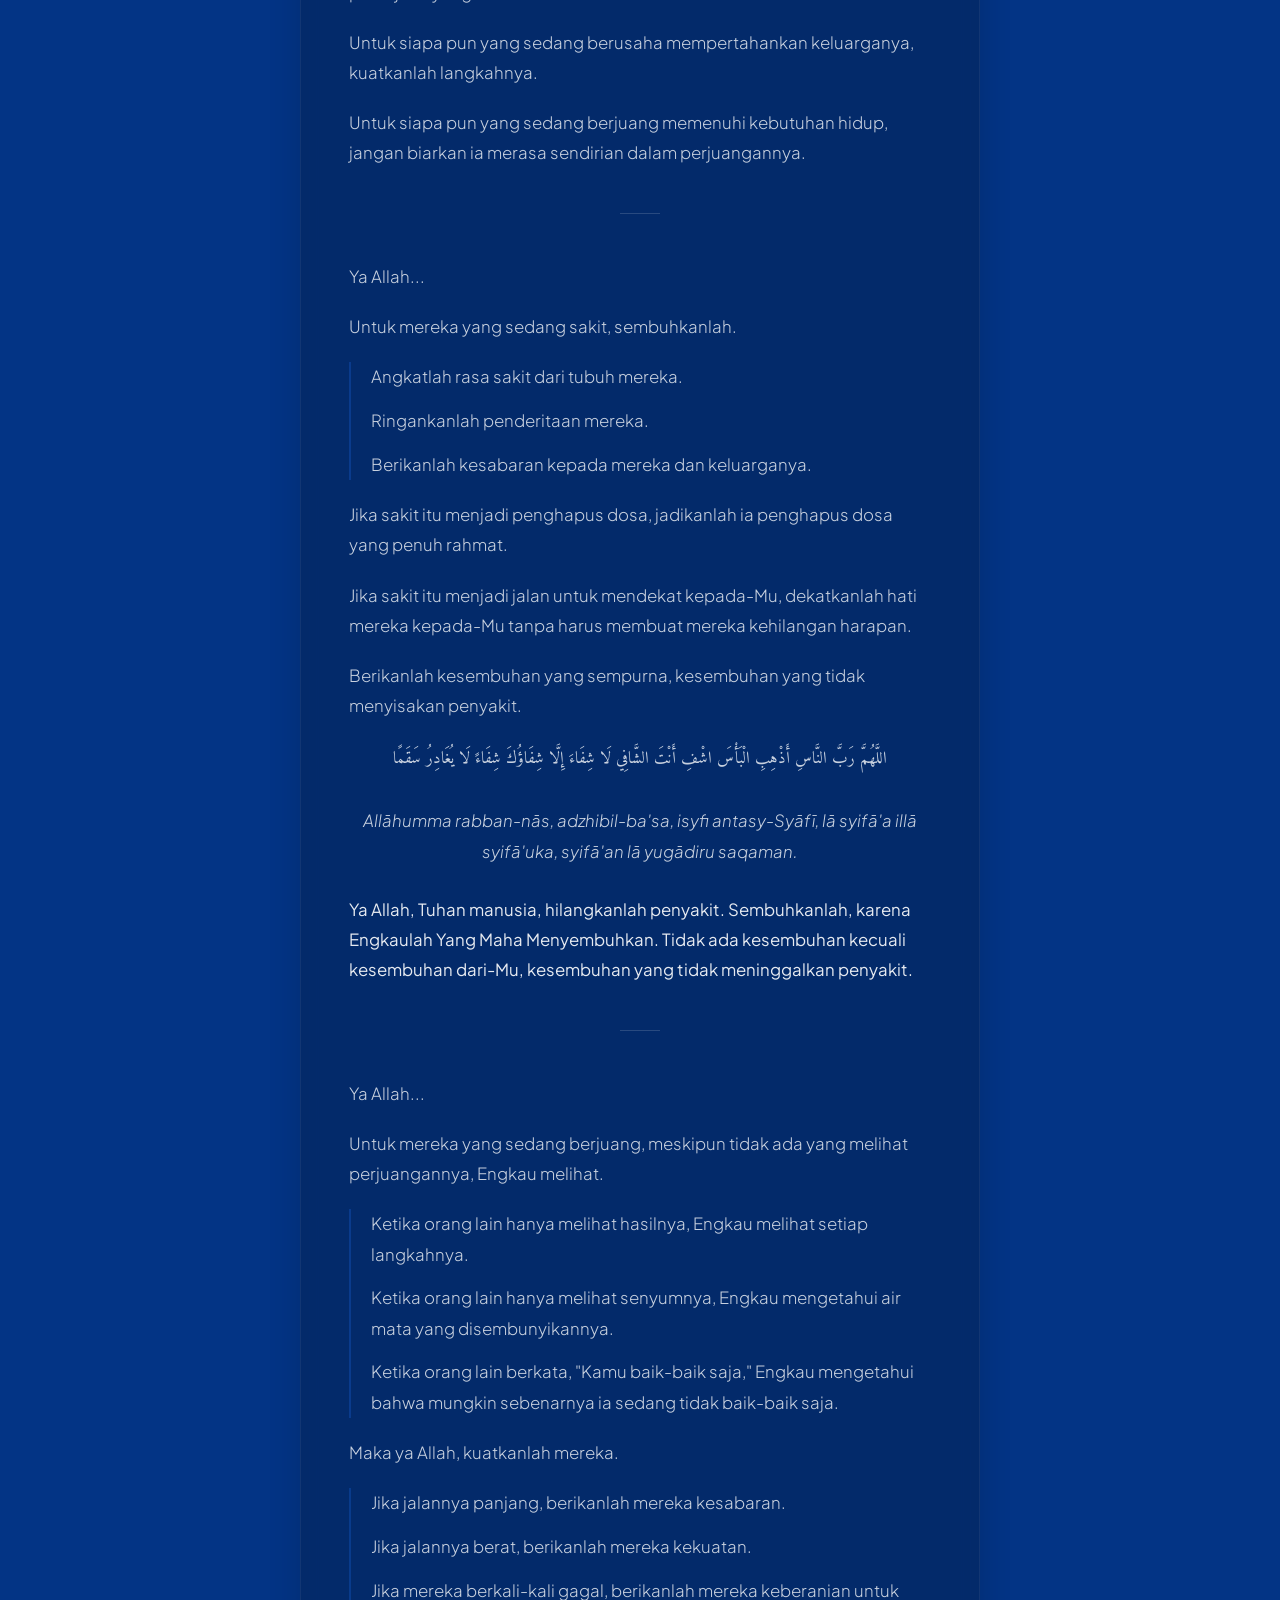
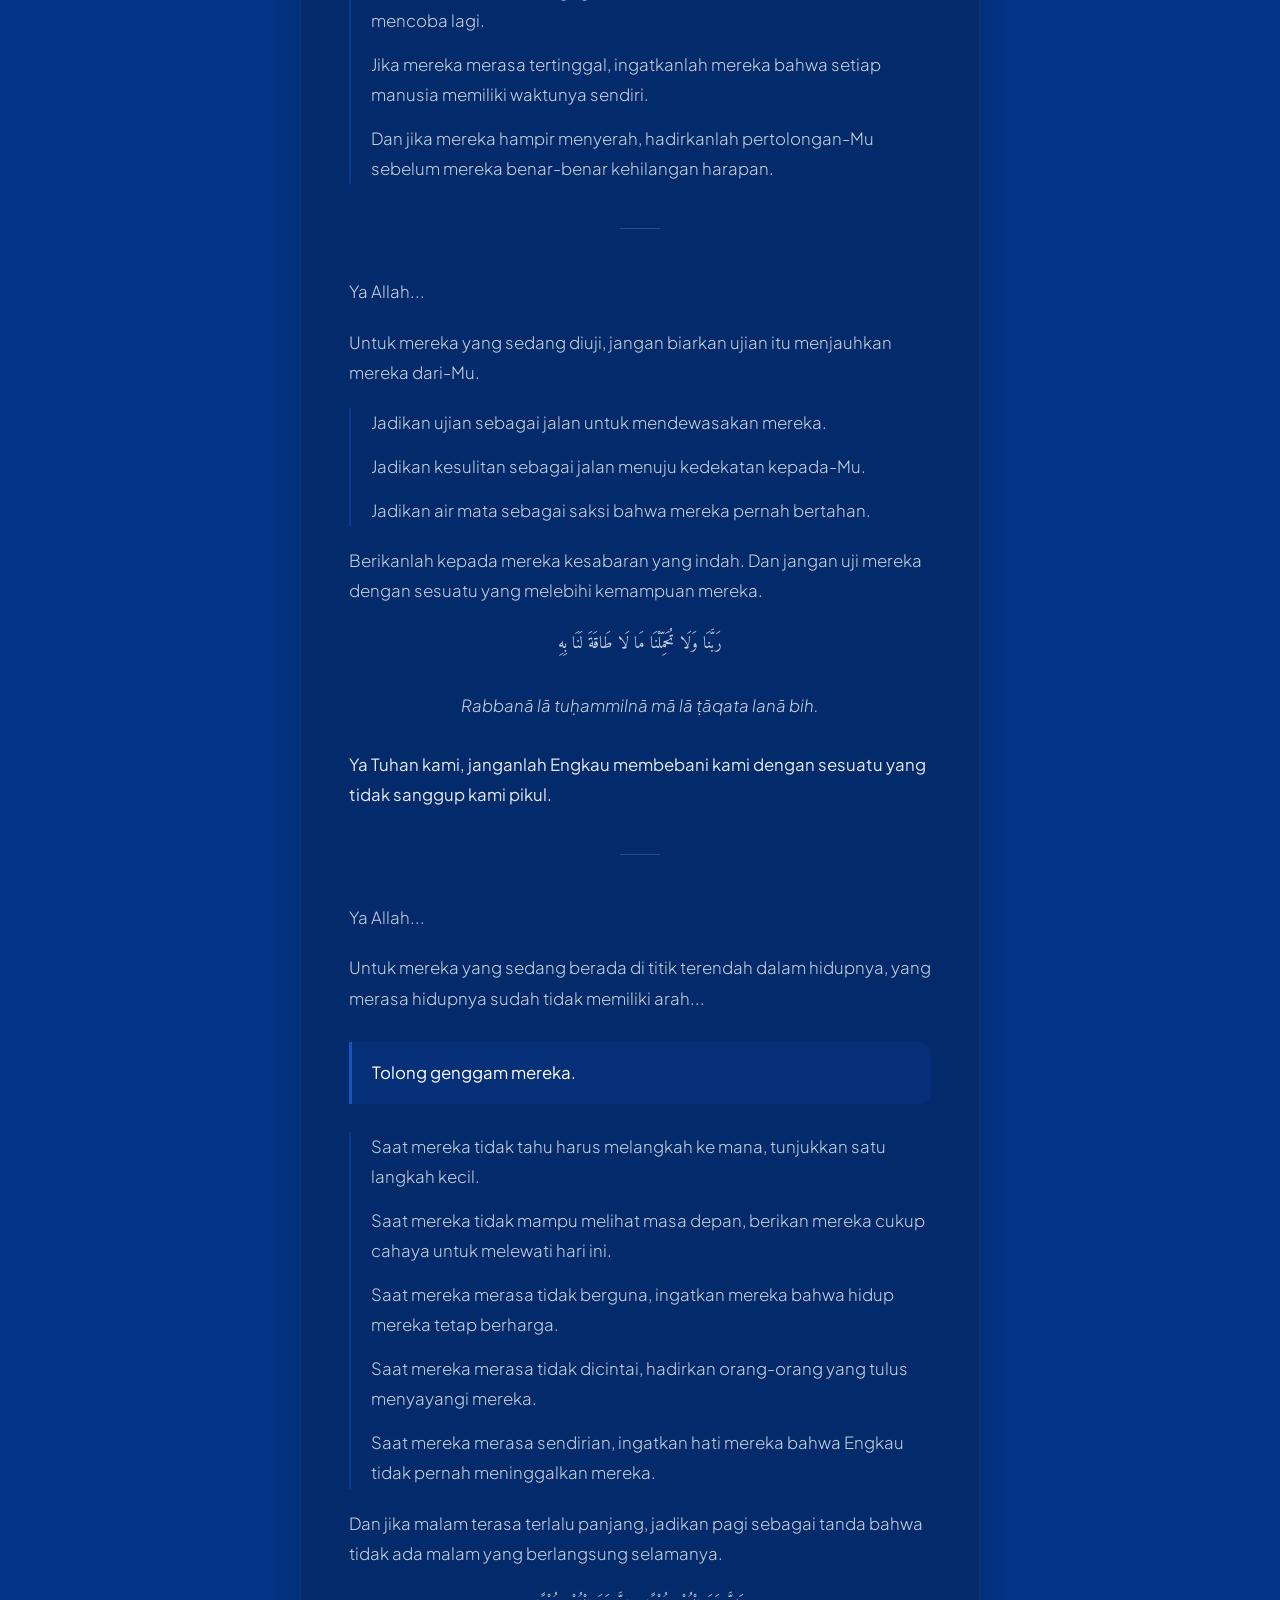
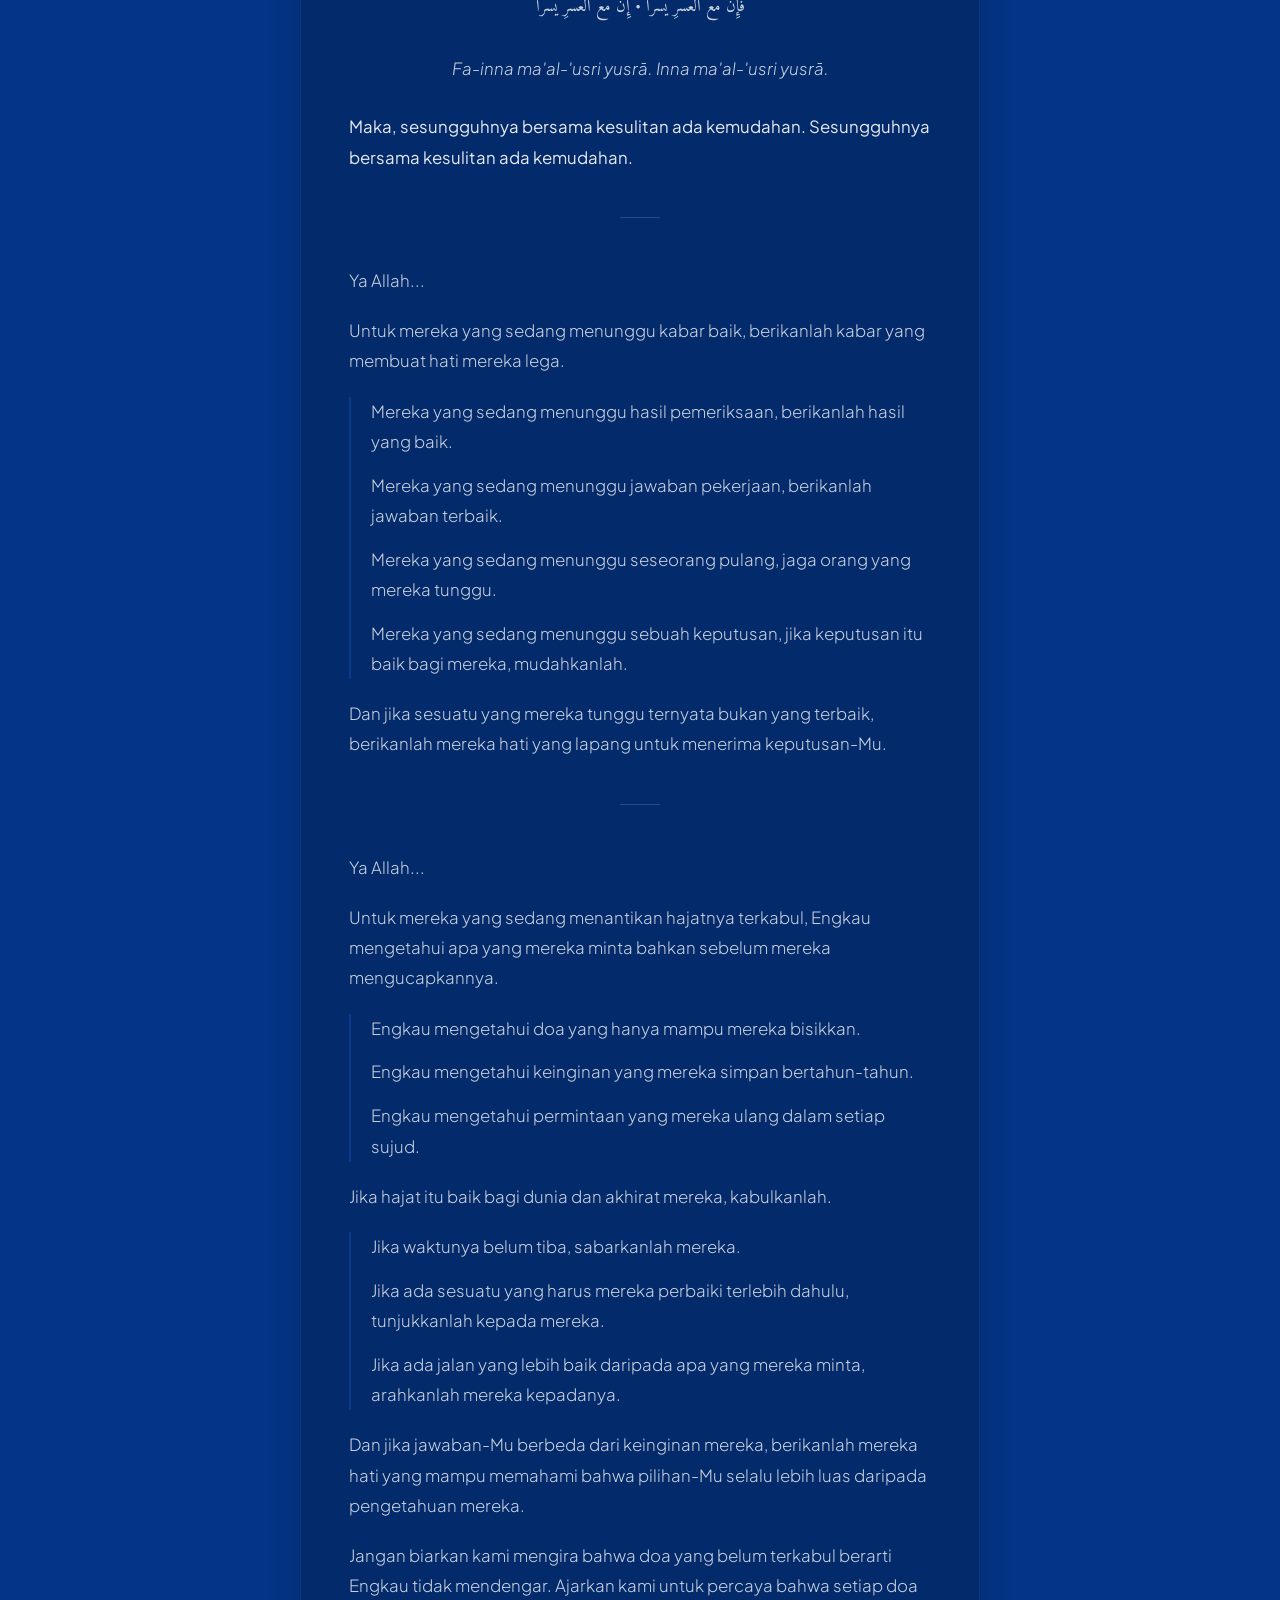
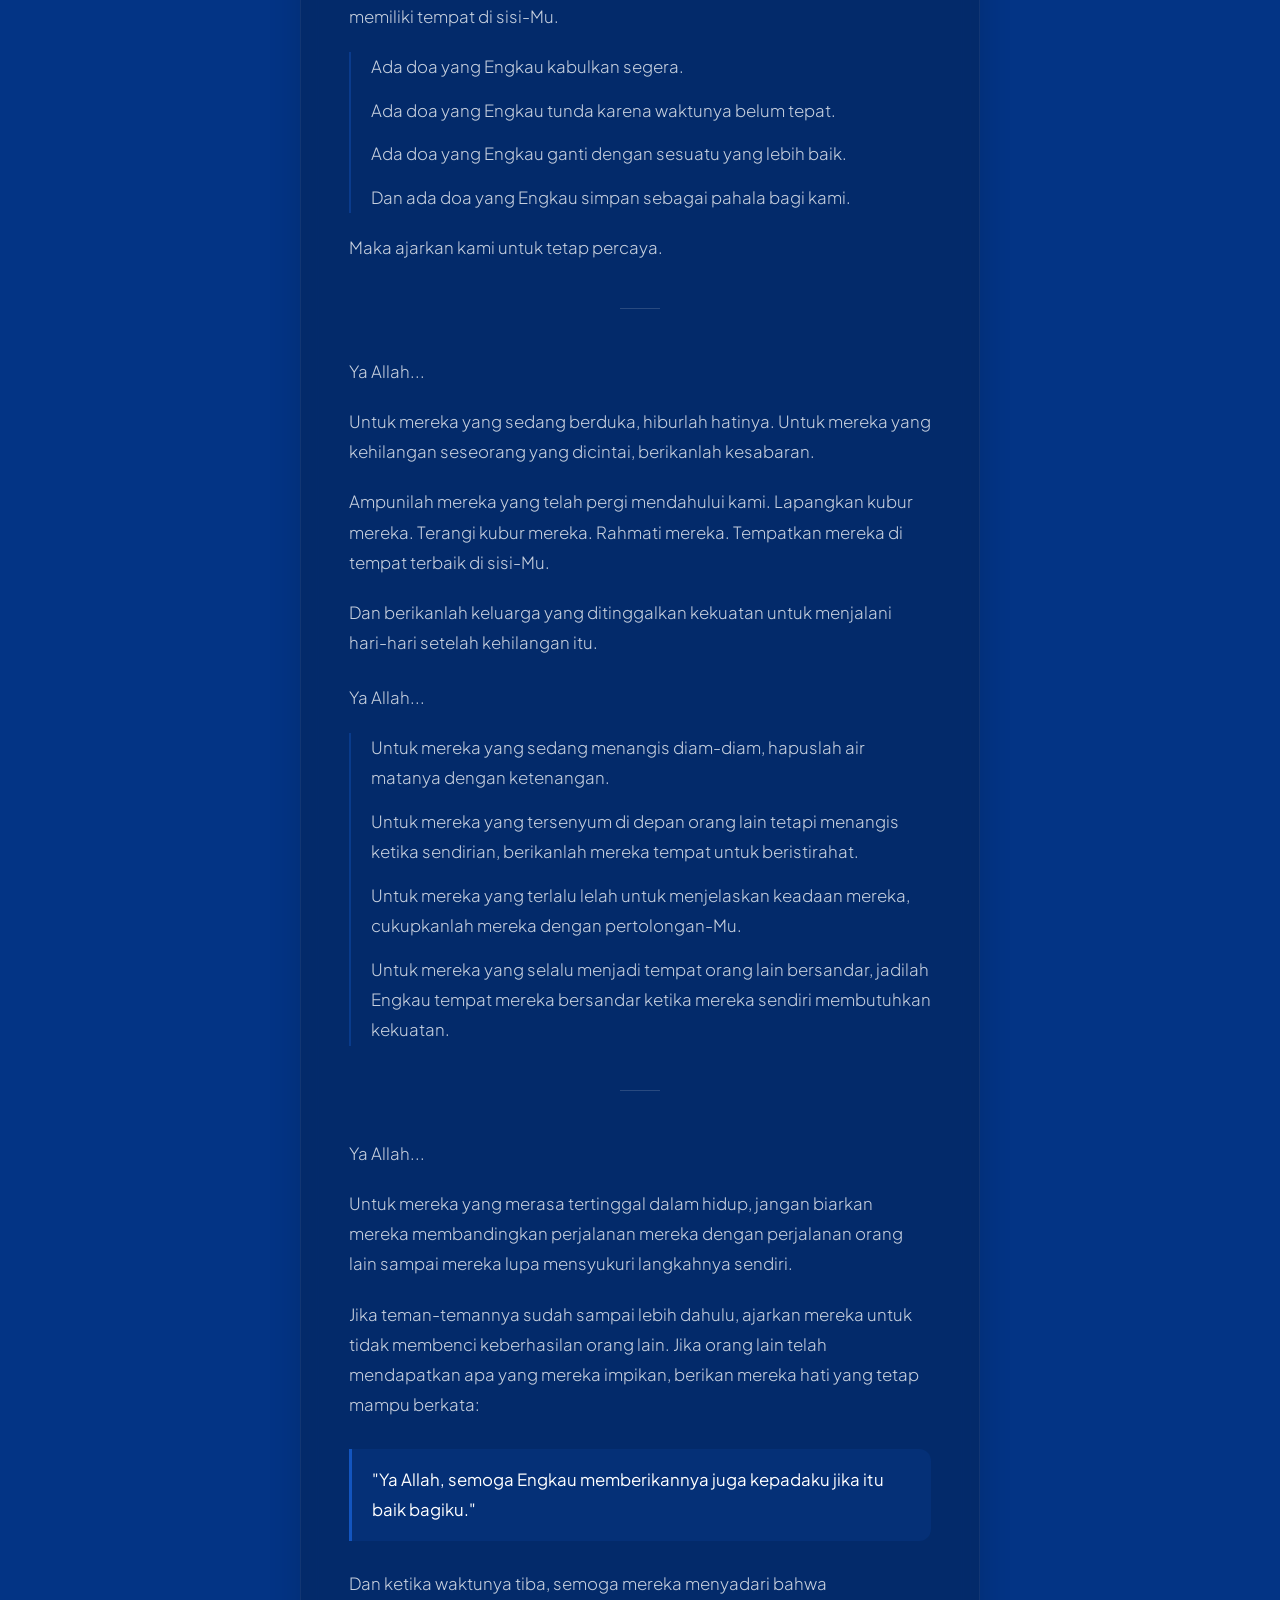
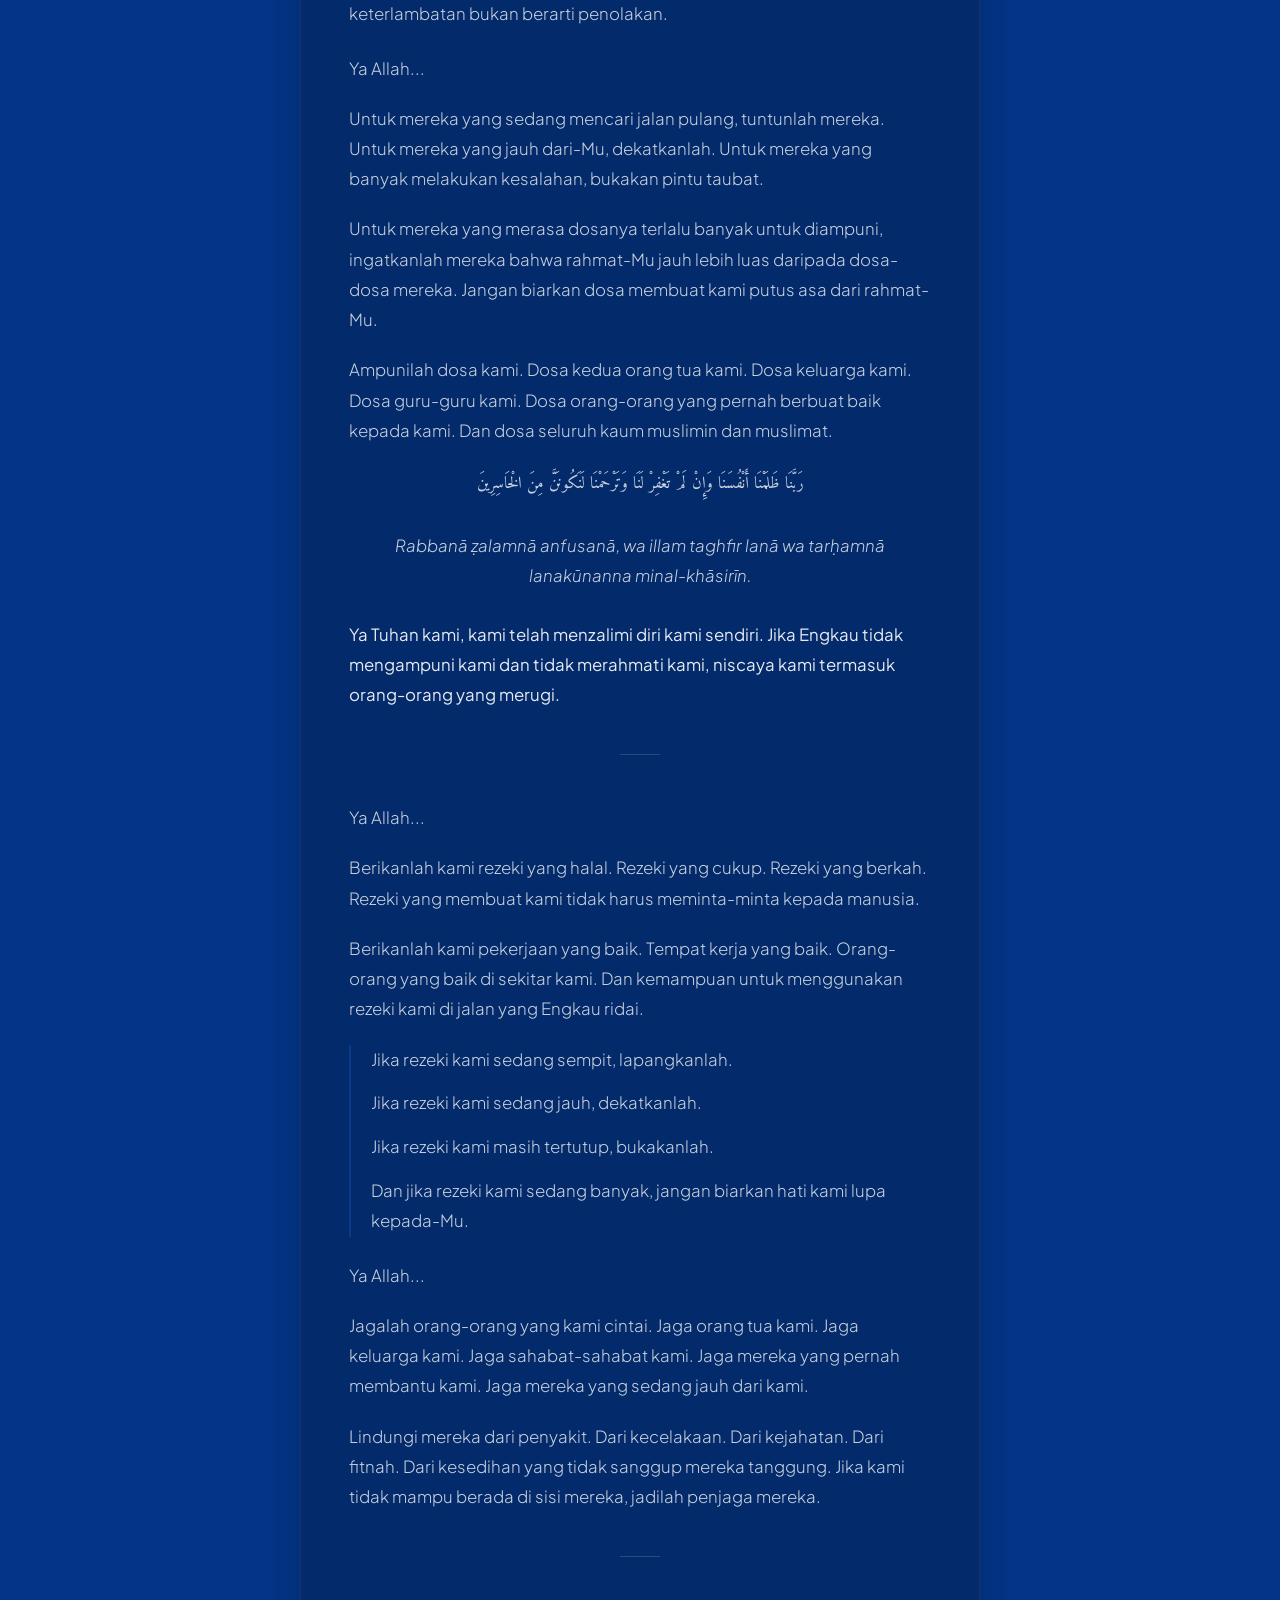
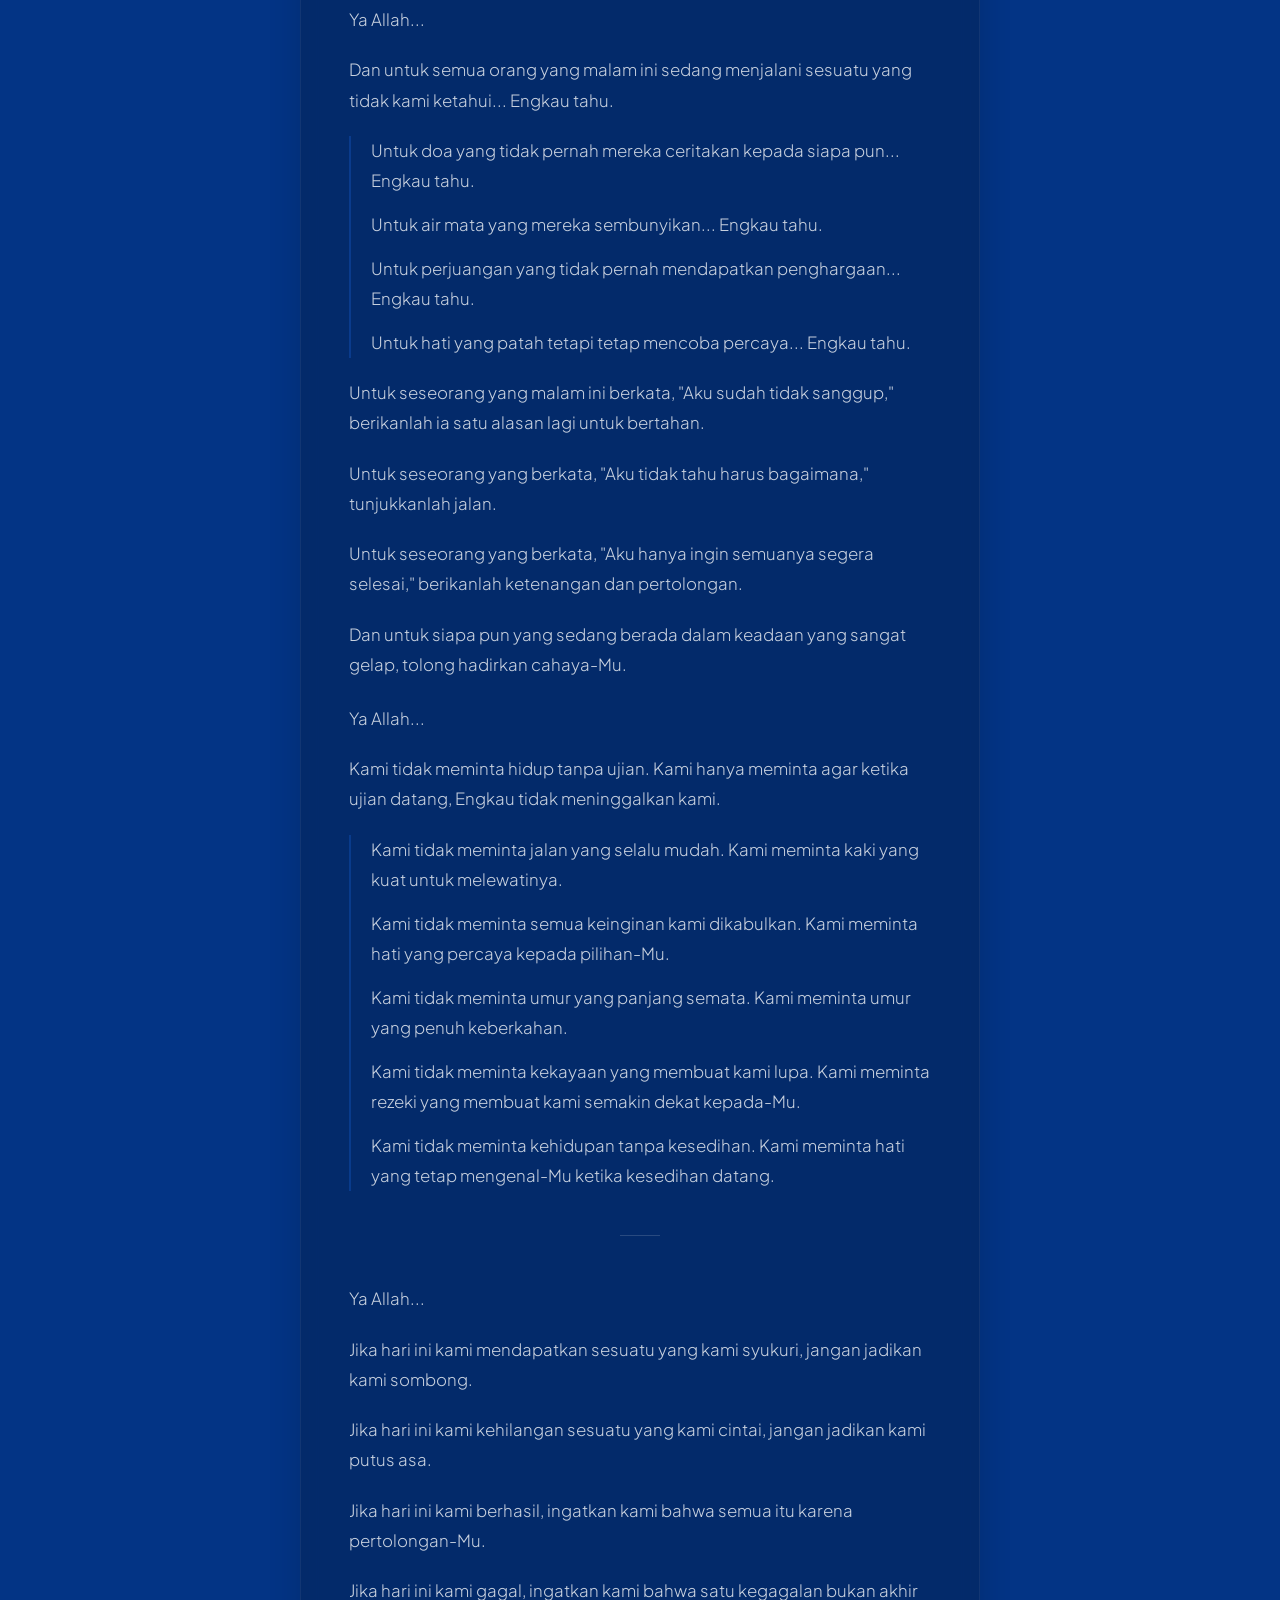
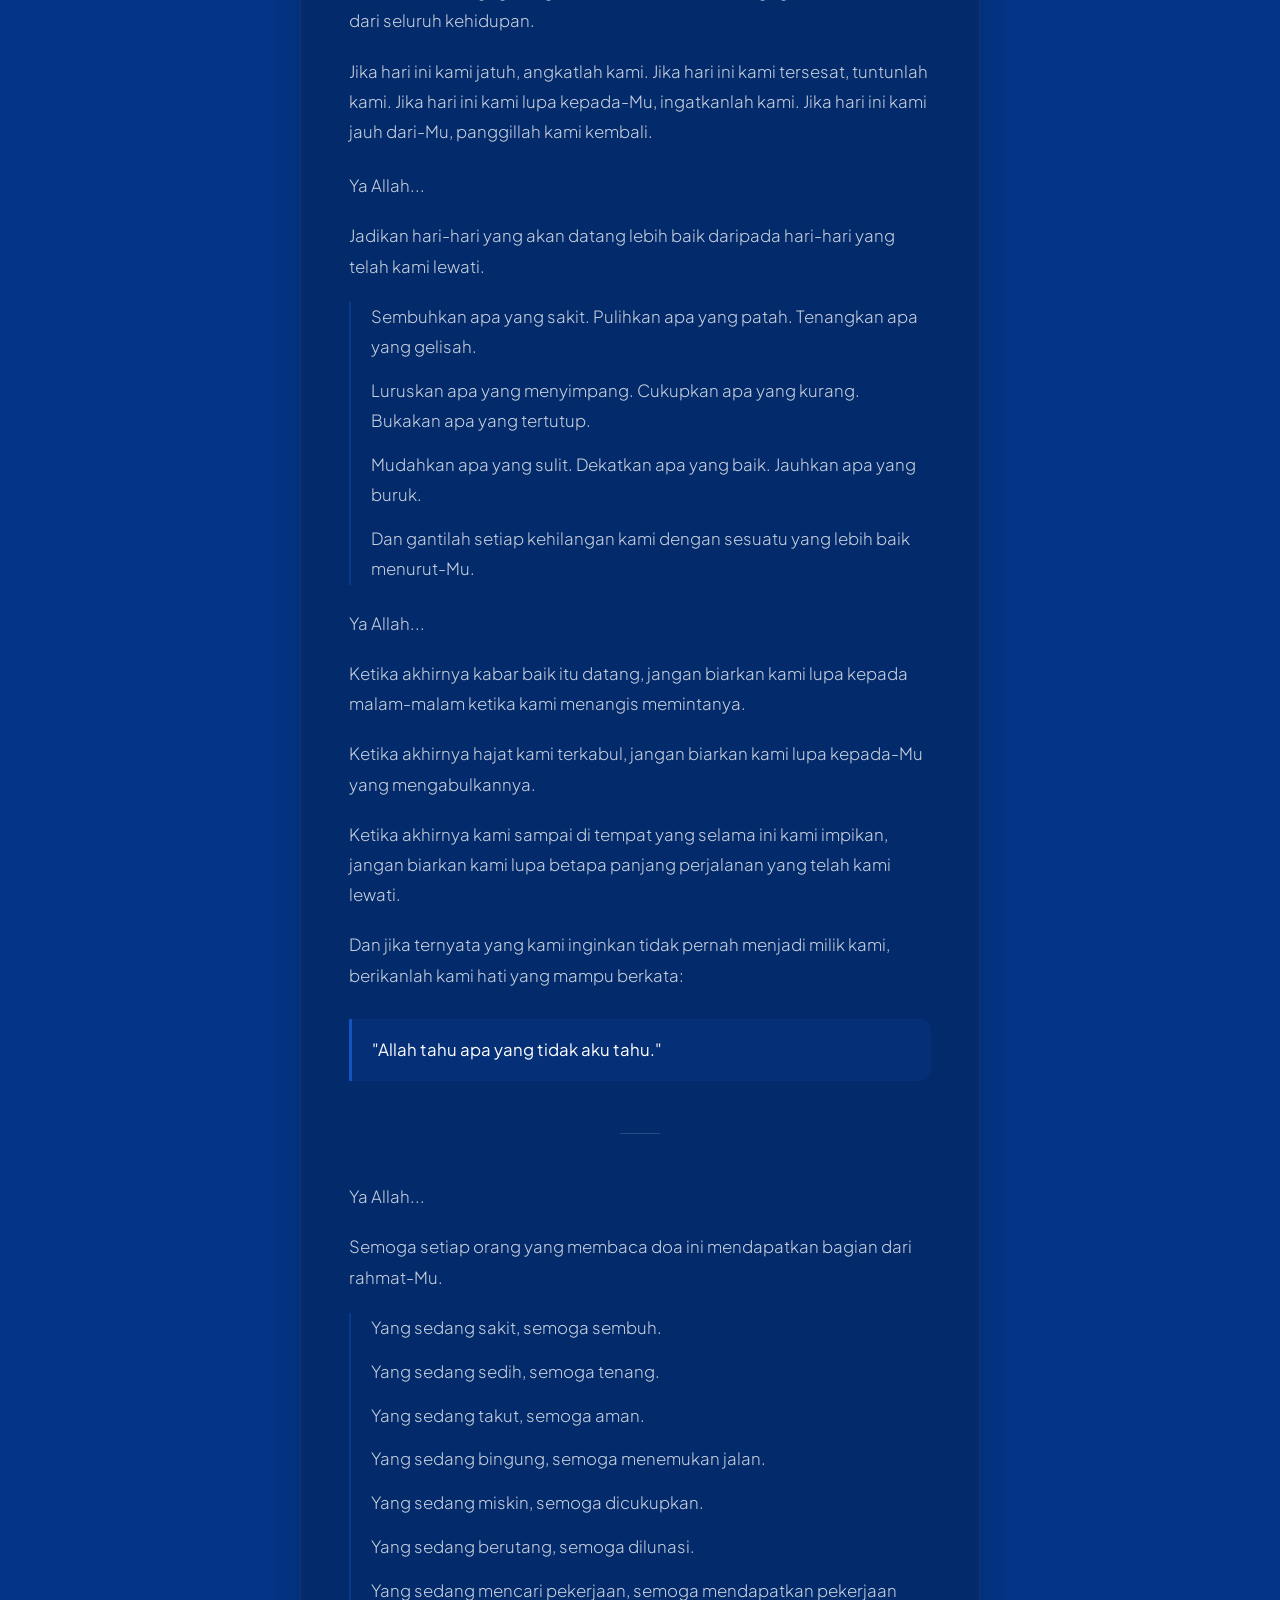
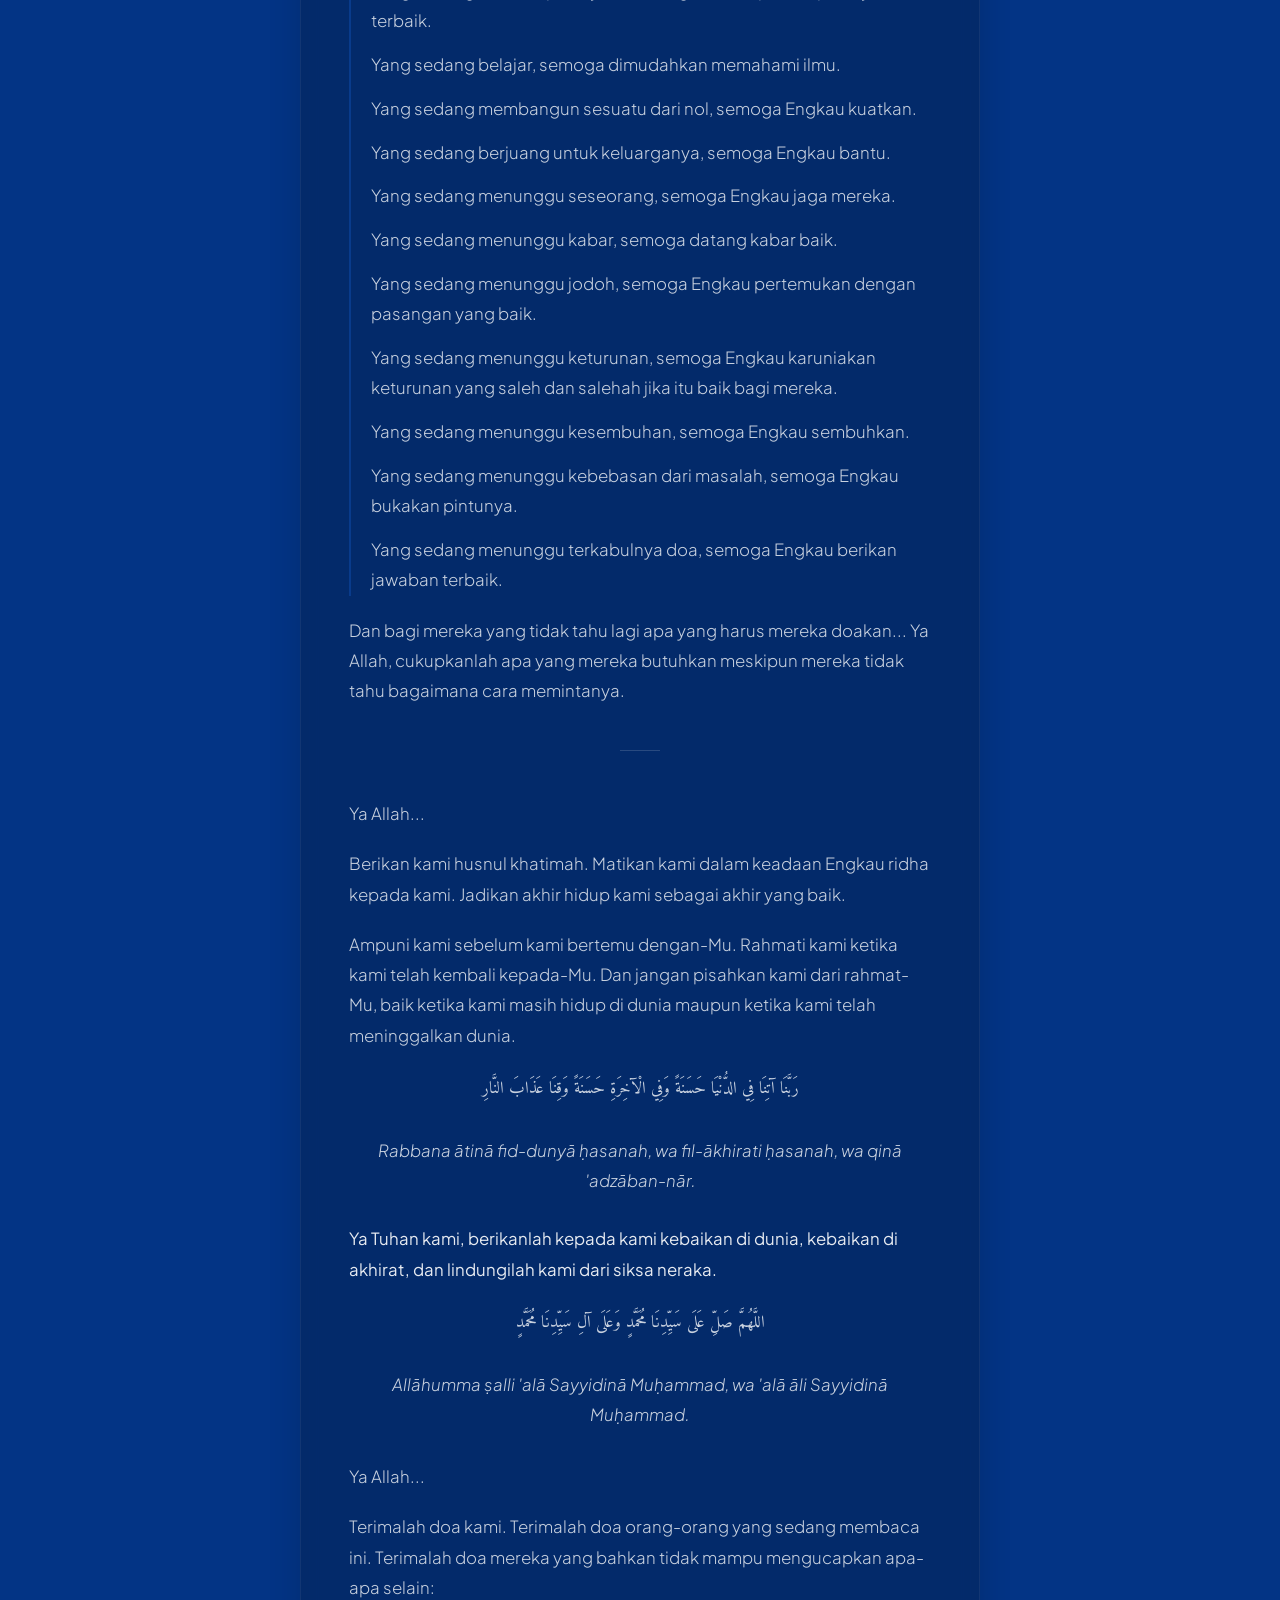
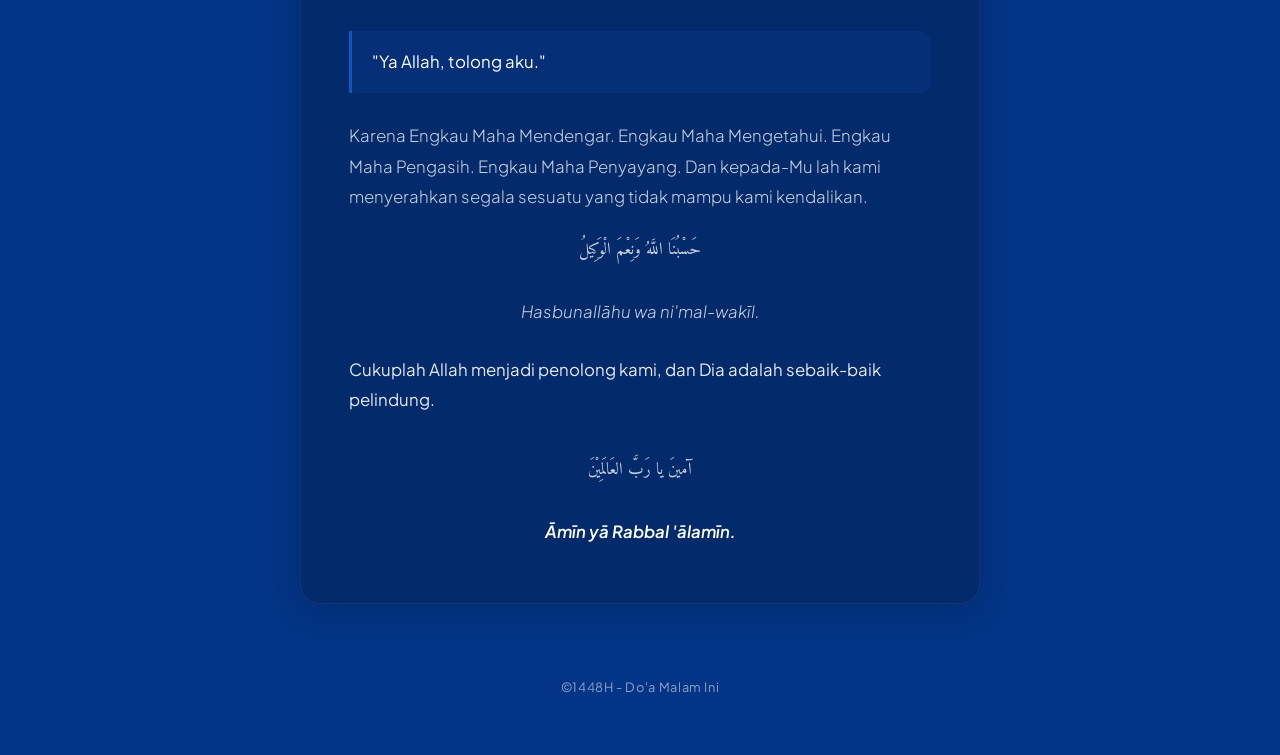
<file: doa-malam-ini/index.html>
<!DOCTYPE html>
<html lang="id">
<head>
    <meta charset="UTF-8">
    <meta name="viewport" content="width=device-width, initial-scale=1.0">
    <title>Do'a Malam Ini</title>
    <!-- Google Fonts untuk Tipografi yang Nyaman Dibaca -->
    <link rel="preconnect" href="https://fonts.googleapis.com">
    <link rel="preconnect" href="https://fonts.gstatic.com" crossorigin>
    <link href="https://fonts.googleapis.com/css2?family=Amiri:ital,wght@0,400;0,700;1,400&family=Plus+Jakarta+Sans:ital,wght@0,300;0,400;0,500;0,600;1,300;1,400&display=swap" rel="stylesheet">

    <style>
        /* ==========================================================================
           1. VARIABEL & RESET DASAR
           ========================================================================== */
        :root {
            /* Palet Warna Utama */
            --bg-deep-night: #061A3B;
            --bg-secondary-night: #112D5C;
            --bg-mid-blue: #033485;
            --accent-glow: #1355BF;

            /* Hirarki Teks */
            --text-primary: #FFFFFF;
            --text-secondary: rgba(255, 255, 255, 0.78);
            --text-tertiary: rgba(255, 255, 255, 0.55);
            --text-arabic: #E8F1FF;

            /* Font Family */
            --font-sans: 'Plus Jakarta Sans', -apple-system, BlinkMacSystemFont, sans-serif;
            --font-arabic: 'Amiri', serif;
        }

        *, *::before, *::after {
            box-sizing: border-box;
            margin: 0;
            padding: 0;
        }

        html {
            background: var(--bg-mid-blue);
            font-size: 16px;
            scroll-behavior: smooth;
        }

        /* ==========================================================================
           2. TATA LETAK UTAMA & BACKGROUND (NIGHT SKY)
           ========================================================================== */
        body {
            font-family: var(--font-sans);
            color: var(--text-primary);
            line-height: 1.8;
            min-height: 125vh;
            display: flex;
            flex-direction: column;
            align-items: center;
            justify-content: space-between;
            position: relative;
            overflow-x: hidden;
            padding: 2.5rem 1.25rem;

            /* Layer 1: Base Gradient */
            background:
                radial-gradient(
                    circle at 50% 85%,
                    rgba(19, 85, 191, 0.35),
                    transparent 40%
                ),
                linear-gradient(
                    180deg,
                    var(--bg-deep-night) 0%,
                    var(--bg-secondary-night) 45%,
                    var(--bg-mid-blue) 100%
                );
            background-attachment: fixed;
        }

        /* Layer 2: Bintik Bintang Samar & Langit Malam */
        .stars-layer {
            position: fixed;
            inset: 0;
            pointer-events: none;
            z-index: 0;
            background-image:
                radial-gradient(1px 1px at 15% 20%, rgba(255,255,255,0.45), transparent),
                radial-gradient(1.5px 1.5px at 75% 15%, rgba(255,255,255,0.35), transparent),
                radial-gradient(1px 1px at 85% 60%, rgba(255,255,255,0.3), transparent),
                radial-gradient(1.2px 1.2px at 30% 70%, rgba(255,255,255,0.25), transparent),
                radial-gradient(1px 1px at 50% 35%, rgba(255,255,255,0.2), transparent);
        }

        /* Layer 3: Soft Glow Circle di Horizon */
        body::before {
            content: "";
            position: fixed;
            width: clamp(300px, 60vw, 600px);
            height: clamp(300px, 60vw, 600px);
            left: 50%;
            bottom: -300px;
            transform: translateX(-50%);
            border-radius: 50%;
            background: var(--accent-glow);
            opacity: 0.08;
            filter: blur(35px);
            pointer-events: none;
            z-index: 0;
            animation: softGlow 10s ease-in-out infinite;
        }

        /* Layer 4: Horizon Line (Garis Cakrawala Tipis) */
        body::after {
            content: "";
            position: fixed;
            left: 10%;
            right: 10%;
            bottom: 8%;
            height: 1px;
            background: rgba(255, 255, 255, 0.08);
            box-shadow: 0 0 25px rgba(19, 85, 191, 0.35);
            pointer-events: none;
            z-index: 0;
        }

        /* Animasi Nafas Bintang/Horizon */
        @keyframes softGlow {
            0%, 100% {
                opacity: 0.06;
                transform: translateX(-50%) scale(1);
            }
            50% {
                opacity: 0.12;
                transform: translateX(-50%) scale(1.06);
            }
        }

        /* ==========================================================================
           3. CONTAINER & CONTENT STYLING
           ========================================================================== */
        .container {
            width: 100%;
            max-width: 680px;
            margin: 0 auto;
            position: relative;
            z-index: 1;
            display: flex;
            flex-direction: column;
            gap: 2.5rem;
        }

        /* Header / Judul */
        header {
            text-align: center;
            padding-top: 1.5rem;
        }

        header .subtitle {
            font-size: 0.875rem;
            letter-spacing: 0.15em;
            text-transform: uppercase;
            color: var(--text-tertiary);
            margin-bottom: 0.5rem;
            font-weight: 500;
        }

        header h1 {
            font-size: clamp(1.75rem, 4vw, 2.5rem);
            font-weight: 600;
            letter-spacing: -0.02em;
            color: var(--text-primary);
            text-shadow: 0 2px 10px rgba(0, 0, 0, 0.2);
        }

        /* Artikel Konten Do'a */
        article.prayer-card {
            background: rgba(6, 26, 59, 0.35);
            backdrop-filter: blur(8px);
            -webkit-backdrop-filter: blur(8px);
            border: 1px solid rgba(255, 255, 255, 0.06);
            border-radius: 20px;
            padding: clamp(1.5rem, 5vw, 3rem);
            box-shadow: 0 8px 32px rgba(0, 0, 0, 0.15);
            display: flex;
            flex-direction: column;
            gap: 2.25rem;
        }

        /* Teks Bahasa Arab */
        .arabic-text {
            font-family: var(--font-arabic);
            font-size: clamp(1.5rem, 3.5vw, 2rem);
            line-height: 2.2;
            text-align: center;
            color: var(--text-arabic);
            direction: rtl;
            margin-bottom: 0.5rem;
        }

        /* Paragraf & Transliterasi */
        .transliteration {
            font-style: italic;
            text-align: center;
            color: var(--text-secondary);
            font-size: 1.05rem;
            margin-bottom: 0.5rem;
        }

        .divider {
            width: 40px;
            height: 1px;
            background: rgba(255, 255, 255, 0.15);
            margin: 0.5rem auto;
        }

        .prayer-section {
            display: flex;
            flex-direction: column;
            gap: 1.25rem;
        }

        .prayer-section p {
            color: var(--text-secondary);
            font-size: clamp(1rem, 2.5vw, 1.05rem);
            font-weight: 300;
        }

        .prayer-section .intro-p {
            font-weight: 400;
            color: rgba(255, 255, 255, 0.9);
        }

        /* Bagian Seruan "Ya Allah..." */
        .call-to-god {
            font-size: 1.25rem;
            font-weight: 500;
            color: var(--text-primary);
            margin-top: 0.25rem;
        }

        /* Daftar Do'a / Curahan Hati */
        .prayer-list {
            list-style: none;
            display: flex;
            flex-direction: column;
            gap: 0.85rem;
            padding-left: 0.5rem;
            border-left: 2px solid rgba(19, 85, 191, 0.4);
        }

        .prayer-list li {
            color: var(--text-secondary);
            font-size: clamp(0.95rem, 2.2vw, 1.05rem);
            font-weight: 300;
            padding-left: 0.75rem;
        }

        /* Kesimpulan Do'a */
        .prayer-closing {
            display: flex;
            flex-direction: column;
            gap: 0.75rem;
        }

        .prayer-closing p {
            color: var(--text-secondary);
            font-size: clamp(0.95rem, 2.2vw, 1.05rem);
            font-weight: 300;
        }

        .prayer-closing p strong,
        .prayer-section p strong {
            color: var(--text-primary);
            font-weight: 500;
        }

        .highlight-box {
            background: rgba(19, 85, 191, 0.15);
            border-left: 3px solid var(--accent-glow);
            padding: 1rem 1.25rem;
            border-radius: 0 12px 12px 0;
            margin: 0.5rem 0;
        }

        .highlight-box p {
            color: var(--text-primary);
            font-weight: 400;
        }

        /* Footer */
        footer {
            text-align: center;
            padding: 2rem 0 1rem 0;
            position: relative;
            z-index: 1;
        }

        footer p {
            font-size: 0.8rem;
            color: var(--text-tertiary);
            letter-spacing: 0.05em;
        }

        /* ==========================================================================
           4. MEDIA QUERIES & RESPONSIVITAS TIAP LAYAR
           ========================================================================== */
        @media (max-width: 480px) {
            body {
                padding: 1.25rem 0.875rem;
            }

            article.prayer-card {
                padding: 1.5rem 1.25rem;
                border-radius: 16px;
                gap: 1.75rem;
            }

            .arabic-text {
                line-height: 2;
            }

            .prayer-list {
                padding-left: 0.25rem;
            }
        }
    </style>
</head>
<body>

    <!-- Layer Bintang -->
    <div class="stars-layer" aria-hidden="true"></div>

    <div class="container">
        <!-- Header Utama -->
        <header>
            <p class="subtitle">Renungan & Tawaqqu'</p>
            <h1>Do'a Malam Ini</h1>
        </header>

        <!-- Artikel Utama Do'a -->
        <main>
            <article class="prayer-card">
                
                <!-- Pembuka / Basmalah -->
                <section class="prayer-section">
                    <p class="arabic-text">بِسْمِ اللَّهِ الرَّحْمَٰنِ الرَّحِيمِ</p>
                    <p class="transliteration">Bismillāhirraḥmānirraḥīm.</p>
                    
                    <div class="divider" aria-hidden="true"></div>

                    <p class="arabic-text">الْحَمْدُ لِلَّهِ رَبِّ الْعَالَمِينَ</p>
                    <p class="intro-p">
                        <strong>Alḥamdulillāhi Rabbil 'ālamīn.</strong><br>
                        Segala puji bagi-Mu, ya Allah, Tuhan semesta alam.
                    </p>
                    <p>
                        Shalawat dan salam semoga senantiasa tercurah kepada junjungan kami, Nabi Muhammad ﷺ, kepada keluarga beliau, para sahabat beliau, dan orang-orang yang mengikuti beliau hingga akhir zaman.
                    </p>
                </section>

                <div class="divider" aria-hidden="true"></div>

                <!-- Bagian 1: Keadaan Hati Malam Ini -->
                <section class="prayer-section">
                    <p class="call-to-god">Ya Allah...</p>
                    <p>Malam ini kami datang kepada-Mu dengan segala keadaan kami.</p>

                    <ul class="prayer-list">
                        <li>Dengan hati yang mungkin tidak selalu kuat.</li>
                        <li>Dengan pikiran yang mungkin terlalu penuh.</li>
                        <li>Dengan tubuh yang mungkin lelah.</li>
                        <li>Dengan hidup yang mungkin sedang tidak berjalan seperti yang kami harapkan.</li>
                    </ul>

                    <div class="prayer-closing">
                        <p>Kami datang bukan karena kami merasa sudah baik.</p>
                        <p>Kami datang karena kami tahu bahwa hanya kepada-Mu kami dapat kembali.</p>
                    </div>
                </section>

                <div class="divider" aria-hidden="true"></div>

                <!-- Bagian 2: Do'a untuk yang Sedang Kesusahan & Berjuang -->
                <section class="prayer-section">
                    <p class="call-to-god">Ya Allah...</p>
                    
                    <p>Untuk siapa pun yang malam ini sedang susah, lapangkanlah kesusahannya.</p>
                    <p>Untuk siapa pun yang sedang terlilit masalah, berikanlah jalan keluar yang tidak pernah ia sangka.</p>
                    <p>Untuk siapa pun yang sedang kekurangan, cukupkanlah rezekinya dengan rezeki yang halal, baik, luas, dan penuh keberkahan.</p>
                    <p>Untuk siapa pun yang sedang mencari pekerjaan, bukakanlah pintu pekerjaan yang baik.</p>
                    <p>Untuk siapa pun yang sedang berusaha mempertahankan keluarganya, kuatkanlah langkahnya.</p>
                    <p>Untuk siapa pun yang sedang berjuang memenuhi kebutuhan hidup, jangan biarkan ia merasa sendirian dalam perjuangannya.</p>
                </section>

                <div class="divider" aria-hidden="true"></div>

                <!-- Bagian 3: Do'a untuk yang Sakit -->
                <section class="prayer-section">
                    <p class="call-to-god">Ya Allah...</p>
                    <p>Untuk mereka yang sedang sakit, sembuhkanlah.</p>

                    <ul class="prayer-list">
                        <li>Angkatlah rasa sakit dari tubuh mereka.</li>
                        <li>Ringankanlah penderitaan mereka.</li>
                        <li>Berikanlah kesabaran kepada mereka dan keluarganya.</li>
                    </ul>

                    <p>Jika sakit itu menjadi penghapus dosa, jadikanlah ia penghapus dosa yang penuh rahmat.</p>
                    <p>Jika sakit itu menjadi jalan untuk mendekat kepada-Mu, dekatkanlah hati mereka kepada-Mu tanpa harus membuat mereka kehilangan harapan.</p>
                    <p>Berikanlah kesembuhan yang sempurna, kesembuhan yang tidak menyisakan penyakit.</p>

                    <p class="arabic-text">اللَّهُمَّ رَبَّ النَّاسِ أَذْهِبِ الْبَأْسَ اشْفِ أَنْتَ الشَّافِي لَا شِفَاءَ إِلَّا شِفَاؤُكَ شِفَاءً لَا يُغَادِرُ سَقَمًا</p>
                    <p class="transliteration">Allāhumma rabban-nās, adzhibil-ba'sa, isyfi antasy-Syāfī, lā syifā'a illā syifā'uka, syifā'an lā yugādiru saqaman.</p>
                    
                    <p class="intro-p">
                        Ya Allah, Tuhan manusia, hilangkanlah penyakit. Sembuhkanlah, karena Engkaulah Yang Maha Menyembuhkan. Tidak ada kesembuhan kecuali kesembuhan dari-Mu, kesembuhan yang tidak meninggalkan penyakit.
                    </p>
                </section>

                <div class="divider" aria-hidden="true"></div>

                <!-- Bagian 4: Keteguhan untuk yang Berjuang Sembunyi-sembunyi -->
                <section class="prayer-section">
                    <p class="call-to-god">Ya Allah...</p>
                    <p>Untuk mereka yang sedang berjuang, meskipun tidak ada yang melihat perjuangannya, Engkau melihat.</p>

                    <ul class="prayer-list">
                        <li>Ketika orang lain hanya melihat hasilnya, Engkau melihat setiap langkahnya.</li>
                        <li>Ketika orang lain hanya melihat senyumnya, Engkau mengetahui air mata yang disembunyikannya.</li>
                        <li>Ketika orang lain berkata, "Kamu baik-baik saja," Engkau mengetahui bahwa mungkin sebenarnya ia sedang tidak baik-baik saja.</li>
                    </ul>

                    <p>Maka ya Allah, kuatkanlah mereka.</p>

                    <ul class="prayer-list">
                        <li>Jika jalannya panjang, berikanlah mereka kesabaran.</li>
                        <li>Jika jalannya berat, berikanlah mereka kekuatan.</li>
                        <li>Jika mereka berkali-kali gagal, berikanlah mereka keberanian untuk mencoba lagi.</li>
                        <li>Jika mereka merasa tertinggal, ingatkanlah mereka bahwa setiap manusia memiliki waktunya sendiri.</li>
                        <li>Dan jika mereka hampir menyerah, hadirkanlah pertolongan-Mu sebelum mereka benar-benar kehilangan harapan.</li>
                    </ul>
                </section>

                <div class="divider" aria-hidden="true"></div>

                <!-- Bagian 5: Kesabaran dalam Ujian -->
                <section class="prayer-section">
                    <p class="call-to-god">Ya Allah...</p>
                    <p>Untuk mereka yang sedang diuji, jangan biarkan ujian itu menjauhkan mereka dari-Mu.</p>

                    <ul class="prayer-list">
                        <li>Jadikan ujian sebagai jalan untuk mendewasakan mereka.</li>
                        <li>Jadikan kesulitan sebagai jalan menuju kedekatan kepada-Mu.</li>
                        <li>Jadikan air mata sebagai saksi bahwa mereka pernah bertahan.</li>
                    </ul>

                    <p>Berikanlah kepada mereka kesabaran yang indah. Dan jangan uji mereka dengan sesuatu yang melebihi kemampuan mereka.</p>

                    <p class="arabic-text">رَبَّنَا وَلَا تُحَمِّلْنَا مَا لَا طَاقَةَ لَنَا بِهِ</p>
                    <p class="transliteration">Rabbanā lā tuḥammilnā mā lā ṭāqata lanā bih.</p>
                    <p class="intro-p">Ya Tuhan kami, janganlah Engkau membebani kami dengan sesuatu yang tidak sanggup kami pikul.</p>
                </section>

                <div class="divider" aria-hidden="true"></div>

                <!-- Bagian 6: Titik Terendah & Kemudahan -->
                <section class="prayer-section">
                    <p class="call-to-god">Ya Allah...</p>
                    <p>Untuk mereka yang sedang berada di titik terendah dalam hidupnya, yang merasa hidupnya sudah tidak memiliki arah...</p>
                    
                    <div class="highlight-box">
                        <p>Tolong genggam mereka.</p>
                    </div>

                    <ul class="prayer-list">
                        <li>Saat mereka tidak tahu harus melangkah ke mana, tunjukkan satu langkah kecil.</li>
                        <li>Saat mereka tidak mampu melihat masa depan, berikan mereka cukup cahaya untuk melewati hari ini.</li>
                        <li>Saat mereka merasa tidak berguna, ingatkan mereka bahwa hidup mereka tetap berharga.</li>
                        <li>Saat mereka merasa tidak dicintai, hadirkan orang-orang yang tulus menyayangi mereka.</li>
                        <li>Saat mereka merasa sendirian, ingatkan hati mereka bahwa Engkau tidak pernah meninggalkan mereka.</li>
                    </ul>

                    <p>Dan jika malam terasa terlalu panjang, jadikan pagi sebagai tanda bahwa tidak ada malam yang berlangsung selamanya.</p>

                    <p class="arabic-text">فَإِنَّ مَعَ الْعُسْرِ يُسْرًا &bull; إِنَّ مَعَ الْعُسْرِ يُسْرًا</p>
                    <p class="transliteration">Fa-inna ma'al-'usri yusrā. Inna ma'al-'usri yusrā.</p>
                    <p class="intro-p">Maka, sesungguhnya bersama kesulitan ada kemudahan. Sesungguhnya bersama kesulitan ada kemudahan.</p>
                </section>

                <div class="divider" aria-hidden="true"></div>

                <!-- Bagian 7: Menunggu Kabar Baik & Hajat -->
                <section class="prayer-section">
                    <p class="call-to-god">Ya Allah...</p>
                    <p>Untuk mereka yang sedang menunggu kabar baik, berikanlah kabar yang membuat hati mereka lega.</p>

                    <ul class="prayer-list">
                        <li>Mereka yang sedang menunggu hasil pemeriksaan, berikanlah hasil yang baik.</li>
                        <li>Mereka yang sedang menunggu jawaban pekerjaan, berikanlah jawaban terbaik.</li>
                        <li>Mereka yang sedang menunggu seseorang pulang, jaga orang yang mereka tunggu.</li>
                        <li>Mereka yang sedang menunggu sebuah keputusan, jika keputusan itu baik bagi mereka, mudahkanlah.</li>
                    </ul>

                    <p>Dan jika sesuatu yang mereka tunggu ternyata bukan yang terbaik, berikanlah mereka hati yang lapang untuk menerima keputusan-Mu.</p>
                </section>

                <div class="divider" aria-hidden="true"></div>

                <!-- Bagian 8: Permohonan Hajat yang Disimpan -->
                <section class="prayer-section">
                    <p class="call-to-god">Ya Allah...</p>
                    <p>Untuk mereka yang sedang menantikan hajatnya terkabul, Engkau mengetahui apa yang mereka minta bahkan sebelum mereka mengucapkannya.</p>

                    <ul class="prayer-list">
                        <li>Engkau mengetahui doa yang hanya mampu mereka bisikkan.</li>
                        <li>Engkau mengetahui keinginan yang mereka simpan bertahun-tahun.</li>
                        <li>Engkau mengetahui permintaan yang mereka ulang dalam setiap sujud.</li>
                    </ul>

                    <p>Jika hajat itu baik bagi dunia dan akhirat mereka, kabulkanlah.</p>

                    <ul class="prayer-list">
                        <li>Jika waktunya belum tiba, sabarkanlah mereka.</li>
                        <li>Jika ada sesuatu yang harus mereka perbaiki terlebih dahulu, tunjukkanlah kepada mereka.</li>
                        <li>Jika ada jalan yang lebih baik daripada apa yang mereka minta, arahkanlah mereka kepadanya.</li>
                    </ul>

                    <p>Dan jika jawaban-Mu berbeda dari keinginan mereka, berikanlah mereka hati yang mampu memahami bahwa pilihan-Mu selalu lebih luas daripada pengetahuan mereka.</p>

                    <p>Jangan biarkan kami mengira bahwa doa yang belum terkabul berarti Engkau tidak mendengar. Ajarkan kami untuk percaya bahwa setiap doa memiliki tempat di sisi-Mu.</p>

                    <ul class="prayer-list">
                        <li>Ada doa yang Engkau kabulkan segera.</li>
                        <li>Ada doa yang Engkau tunda karena waktunya belum tepat.</li>
                        <li>Ada doa yang Engkau ganti dengan sesuatu yang lebih baik.</li>
                        <li>Dan ada doa yang Engkau simpan sebagai pahala bagi kami.</li>
                    </ul>

                    <p>Maka ajarkan kami untuk tetap percaya.</p>
                </section>

                <div class="divider" aria-hidden="true"></div>

                <!-- Bagian 9: Do'a Duka, Kehilangan & Tangisan Tersembunyi -->
                <section class="prayer-section">
                    <p class="call-to-god">Ya Allah...</p>
                    <p>Untuk mereka yang sedang berduka, hiburlah hatinya. Untuk mereka yang kehilangan seseorang yang dicintai, berikanlah kesabaran.</p>

                    <p>Ampunilah mereka yang telah pergi mendahului kami. Lapangkan kubur mereka. Terangi kubur mereka. Rahmati mereka. Tempatkan mereka di tempat terbaik di sisi-Mu.</p>
                    <p>Dan berikanlah keluarga yang ditinggalkan kekuatan untuk menjalani hari-hari setelah kehilangan itu.</p>

                    <p class="call-to-god">Ya Allah...</p>
                    <ul class="prayer-list">
                        <li>Untuk mereka yang sedang menangis diam-diam, hapuslah air matanya dengan ketenangan.</li>
                        <li>Untuk mereka yang tersenyum di depan orang lain tetapi menangis ketika sendirian, berikanlah mereka tempat untuk beristirahat.</li>
                        <li>Untuk mereka yang terlalu lelah untuk menjelaskan keadaan mereka, cukupkanlah mereka dengan pertolongan-Mu.</li>
                        <li>Untuk mereka yang selalu menjadi tempat orang lain bersandar, jadilah Engkau tempat mereka bersandar ketika mereka sendiri membutuhkan kekuatan.</li>
                    </ul>
                </section>

                <div class="divider" aria-hidden="true"></div>

                <!-- Bagian 10: Merasa Tertinggal & Jalan Pulang -->
                <section class="prayer-section">
                    <p class="call-to-god">Ya Allah...</p>
                    <p>Untuk mereka yang merasa tertinggal dalam hidup, jangan biarkan mereka membandingkan perjalanan mereka dengan perjalanan orang lain sampai mereka lupa mensyukuri langkahnya sendiri.</p>

                    <p>Jika teman-temannya sudah sampai lebih dahulu, ajarkan mereka untuk tidak membenci keberhasilan orang lain. Jika orang lain telah mendapatkan apa yang mereka impikan, berikan mereka hati yang tetap mampu berkata:</p>

                    <div class="highlight-box">
                        <p>"Ya Allah, semoga Engkau memberikannya juga kepadaku jika itu baik bagiku."</p>
                    </div>

                    <p>Dan ketika waktunya tiba, semoga mereka menyadari bahwa keterlambatan bukan berarti penolakan.</p>

                    <p class="call-to-god">Ya Allah...</p>
                    <p>Untuk mereka yang sedang mencari jalan pulang, tuntunlah mereka. Untuk mereka yang jauh dari-Mu, dekatkanlah. Untuk mereka yang banyak melakukan kesalahan, bukakan pintu taubat.</p>
                    <p>Untuk mereka yang merasa dosanya terlalu banyak untuk diampuni, ingatkanlah mereka bahwa rahmat-Mu jauh lebih luas daripada dosa-dosa mereka. Jangan biarkan dosa membuat kami putus asa dari rahmat-Mu.</p>

                    <p>Ampunilah dosa kami. Dosa kedua orang tua kami. Dosa keluarga kami. Dosa guru-guru kami. Dosa orang-orang yang pernah berbuat baik kepada kami. Dan dosa seluruh kaum muslimin dan muslimat.</p>

                    <p class="arabic-text">رَبَّنَا ظَلَمْنَا أَنْفُسَنَا وَإِنْ لَمْ تَغْفِرْ لَنَا وَتَرْحَمْنَا لَنَكُونَنَّ مِنَ الْخَاسِرِينَ</p>
                    <p class="transliteration">Rabbanā ẓalamnā anfusanā, wa illam taghfir lanā wa tarḥamnā lanakūnanna minal-khāsirīn.</p>
                    <p class="intro-p">Ya Tuhan kami, kami telah menzalimi diri kami sendiri. Jika Engkau tidak mengampuni kami dan tidak merahmati kami, niscaya kami termasuk orang-orang yang merugi.</p>
                </section>

                <div class="divider" aria-hidden="true"></div>

                <!-- Bagian 11: Rezeki & Perlindungan Orang Tercinta -->
                <section class="prayer-section">
                    <p class="call-to-god">Ya Allah...</p>
                    <p>Berikanlah kami rezeki yang halal. Rezeki yang cukup. Rezeki yang berkah. Rezeki yang membuat kami tidak harus meminta-minta kepada manusia.</p>
                    <p>Berikanlah kami pekerjaan yang baik. Tempat kerja yang baik. Orang-orang yang baik di sekitar kami. Dan kemampuan untuk menggunakan rezeki kami di jalan yang Engkau ridai.</p>

                    <ul class="prayer-list">
                        <li>Jika rezeki kami sedang sempit, lapangkanlah.</li>
                        <li>Jika rezeki kami sedang jauh, dekatkanlah.</li>
                        <li>Jika rezeki kami masih tertutup, bukakanlah.</li>
                        <li>Dan jika rezeki kami sedang banyak, jangan biarkan hati kami lupa kepada-Mu.</li>
                    </ul>

                    <p class="call-to-god">Ya Allah...</p>
                    <p>Jagalah orang-orang yang kami cintai. Jaga orang tua kami. Jaga keluarga kami. Jaga sahabat-sahabat kami. Jaga mereka yang pernah membantu kami. Jaga mereka yang sedang jauh dari kami.</p>
                    <p>Lindungi mereka dari penyakit. Dari kecelakaan. Dari kejahatan. Dari fitnah. Dari kesedihan yang tidak sanggup mereka tanggung. Jika kami tidak mampu berada di sisi mereka, jadilah penjaga mereka.</p>
                </section>

                <div class="divider" aria-hidden="true"></div>

                <!-- Bagian 12: Rahasia Hati & Permohonan Keteguhan -->
                <section class="prayer-section">
                    <p class="call-to-god">Ya Allah...</p>
                    <p>Dan untuk semua orang yang malam ini sedang menjalani sesuatu yang tidak kami ketahui... Engkau tahu.</p>

                    <ul class="prayer-list">
                        <li>Untuk doa yang tidak pernah mereka ceritakan kepada siapa pun... Engkau tahu.</li>
                        <li>Untuk air mata yang mereka sembunyikan... Engkau tahu.</li>
                        <li>Untuk perjuangan yang tidak pernah mendapatkan penghargaan... Engkau tahu.</li>
                        <li>Untuk hati yang patah tetapi tetap mencoba percaya... Engkau tahu.</li>
                    </ul>

                    <p>Untuk seseorang yang malam ini berkata, "Aku sudah tidak sanggup," berikanlah ia satu alasan lagi untuk bertahan.</p>
                    <p>Untuk seseorang yang berkata, "Aku tidak tahu harus bagaimana," tunjukkanlah jalan.</p>
                    <p>Untuk seseorang yang berkata, "Aku hanya ingin semuanya segera selesai," berikanlah ketenangan dan pertolongan.</p>
                    <p>Dan untuk siapa pun yang sedang berada dalam keadaan yang sangat gelap, tolong hadirkan cahaya-Mu.</p>

                    <p class="call-to-god">Ya Allah...</p>
                    <p>Kami tidak meminta hidup tanpa ujian. Kami hanya meminta agar ketika ujian datang, Engkau tidak meninggalkan kami.</p>

                    <ul class="prayer-list">
                        <li>Kami tidak meminta jalan yang selalu mudah. Kami meminta kaki yang kuat untuk melewatinya.</li>
                        <li>Kami tidak meminta semua keinginan kami dikabulkan. Kami meminta hati yang percaya kepada pilihan-Mu.</li>
                        <li>Kami tidak meminta umur yang panjang semata. Kami meminta umur yang penuh keberkahan.</li>
                        <li>Kami tidak meminta kekayaan yang membuat kami lupa. Kami meminta rezeki yang membuat kami semakin dekat kepada-Mu.</li>
                        <li>Kami tidak meminta kehidupan tanpa kesedihan. Kami meminta hati yang tetap mengenal-Mu ketika kesedihan datang.</li>
                    </ul>
                </section>

                <div class="divider" aria-hidden="true"></div>

                <!-- Bagian 13: Syukur, Harapan & Penerimaan -->
                <section class="prayer-section">
                    <p class="call-to-god">Ya Allah...</p>
                    <p>Jika hari ini kami mendapatkan sesuatu yang kami syukuri, jangan jadikan kami sombong.</p>
                    <p>Jika hari ini kami kehilangan sesuatu yang kami cintai, jangan jadikan kami putus asa.</p>
                    <p>Jika hari ini kami berhasil, ingatkan kami bahwa semua itu karena pertolongan-Mu.</p>
                    <p>Jika hari ini kami gagal, ingatkan kami bahwa satu kegagalan bukan akhir dari seluruh kehidupan.</p>
                    <p>Jika hari ini kami jatuh, angkatlah kami. Jika hari ini kami tersesat, tuntunlah kami. Jika hari ini kami lupa kepada-Mu, ingatkanlah kami. Jika hari ini kami jauh dari-Mu, panggillah kami kembali.</p>

                    <p class="call-to-god">Ya Allah...</p>
                    <p>Jadikan hari-hari yang akan datang lebih baik daripada hari-hari yang telah kami lewati.</p>

                    <ul class="prayer-list">
                        <li>Sembuhkan apa yang sakit. Pulihkan apa yang patah. Tenangkan apa yang gelisah.</li>
                        <li>Luruskan apa yang menyimpang. Cukupkan apa yang kurang. Bukakan apa yang tertutup.</li>
                        <li>Mudahkan apa yang sulit. Dekatkan apa yang baik. Jauhkan apa yang buruk.</li>
                        <li>Dan gantilah setiap kehilangan kami dengan sesuatu yang lebih baik menurut-Mu.</li>
                    </ul>

                    <p class="call-to-god">Ya Allah...</p>
                    <p>Ketika akhirnya kabar baik itu datang, jangan biarkan kami lupa kepada malam-malam ketika kami menangis memintanya.</p>
                    <p>Ketika akhirnya hajat kami terkabul, jangan biarkan kami lupa kepada-Mu yang mengabulkannya.</p>
                    <p>Ketika akhirnya kami sampai di tempat yang selama ini kami impikan, jangan biarkan kami lupa betapa panjang perjalanan yang telah kami lewati.</p>
                    
                    <p>Dan jika ternyata yang kami inginkan tidak pernah menjadi milik kami, berikanlah kami hati yang mampu berkata:</p>
                    <div class="highlight-box">
                        <p>"Allah tahu apa yang tidak aku tahu."</p>
                    </div>
                </section>

                <div class="divider" aria-hidden="true"></div>

                <!-- Bagian 14: Rahmat untuk Setiap Pembaca -->
                <section class="prayer-section">
                    <p class="call-to-god">Ya Allah...</p>
                    <p>Semoga setiap orang yang membaca doa ini mendapatkan bagian dari rahmat-Mu.</p>

                    <ul class="prayer-list">
                        <li>Yang sedang sakit, semoga sembuh.</li>
                        <li>Yang sedang sedih, semoga tenang.</li>
                        <li>Yang sedang takut, semoga aman.</li>
                        <li>Yang sedang bingung, semoga menemukan jalan.</li>
                        <li>Yang sedang miskin, semoga dicukupkan.</li>
                        <li>Yang sedang berutang, semoga dilunasi.</li>
                        <li>Yang sedang mencari pekerjaan, semoga mendapatkan pekerjaan terbaik.</li>
                        <li>Yang sedang belajar, semoga dimudahkan memahami ilmu.</li>
                        <li>Yang sedang membangun sesuatu dari nol, semoga Engkau kuatkan.</li>
                        <li>Yang sedang berjuang untuk keluarganya, semoga Engkau bantu.</li>
                        <li>Yang sedang menunggu seseorang, semoga Engkau jaga mereka.</li>
                        <li>Yang sedang menunggu kabar, semoga datang kabar baik.</li>
                        <li>Yang sedang menunggu jodoh, semoga Engkau pertemukan dengan pasangan yang baik.</li>
                        <li>Yang sedang menunggu keturunan, semoga Engkau karuniakan keturunan yang saleh dan salehah jika itu baik bagi mereka.</li>
                        <li>Yang sedang menunggu kesembuhan, semoga Engkau sembuhkan.</li>
                        <li>Yang sedang menunggu kebebasan dari masalah, semoga Engkau bukakan pintunya.</li>
                        <li>Yang sedang menunggu terkabulnya doa, semoga Engkau berikan jawaban terbaik.</li>
                    </ul>

                    <p>Dan bagi mereka yang tidak tahu lagi apa yang harus mereka doakan... Ya Allah, cukupkanlah apa yang mereka butuhkan meskipun mereka tidak tahu bagaimana cara memintanya.</p>
                </section>

                <div class="divider" aria-hidden="true"></div>

                <!-- Bagian 15: Penutup, Husnul Khatimah & Amin -->
                <section class="prayer-section">
                    <p class="call-to-god">Ya Allah...</p>
                    <p>Berikan kami husnul khatimah. Matikan kami dalam keadaan Engkau ridha kepada kami. Jadikan akhir hidup kami sebagai akhir yang baik.</p>
                    <p>Ampuni kami sebelum kami bertemu dengan-Mu. Rahmati kami ketika kami telah kembali kepada-Mu. Dan jangan pisahkan kami dari rahmat-Mu, baik ketika kami masih hidup di dunia maupun ketika kami telah meninggalkan dunia.</p>

                    <p class="arabic-text">رَبَّنَا آتِنَا فِي الدُّنْيَا حَسَنَةً وَفِي الْآخِرَةِ حَسَنَةً وَقِنَا عَذَابَ النَّارِ</p>
                    <p class="transliteration">Rabbana ātinā fid-dunyā ḥasanah, wa fil-ākhirati ḥasanah, wa qinā 'adzāban-nār.</p>
                    <p class="intro-p">Ya Tuhan kami, berikanlah kepada kami kebaikan di dunia, kebaikan di akhirat, dan lindungilah kami dari siksa neraka.</p>

                    <p class="arabic-text">اللَّهُمَّ صَلِّ عَلَى سَيِّدِنَا مُحَمَّدٍ وَعَلَى آلِ سَيِّدِنَا مُحَمَّدٍ</p>
                    <p class="transliteration">Allāhumma ṣalli 'alā Sayyidinā Muḥammad, wa 'alā āli Sayyidinā Muḥammad.</p>

                    <p class="call-to-god">Ya Allah...</p>
                    <p>Terimalah doa kami. Terimalah doa orang-orang yang sedang membaca ini. Terimalah doa mereka yang bahkan tidak mampu mengucapkan apa-apa selain:</p>
                    
                    <div class="highlight-box">
                        <p>"Ya Allah, tolong aku."</p>
                    </div>

                    <p>Karena Engkau Maha Mendengar. Engkau Maha Mengetahui. Engkau Maha Pengasih. Engkau Maha Penyayang. Dan kepada-Mu lah kami menyerahkan segala sesuatu yang tidak mampu kami kendalikan.</p>

                    <p class="arabic-text">حَسْبُنَا اللَّهُ وَنِعْمَ الْوَكِيلُ</p>
                    <p class="transliteration">Hasbunallāhu wa ni'mal-wakīl.</p>
                    <p class="intro-p">Cukuplah Allah menjadi penolong kami, dan Dia adalah sebaik-baik pelindung.</p>

                    <p class="arabic-text" style="margin-top: 1rem;">آمينَ يا رَبَّ العَالَمِيْنَ</p>
                    <p class="transliteration" style="font-weight: 600; color: var(--text-primary);">Āmīn yā Rabbal 'ālamīn.</p>
                </section>

            </article>
        </main>

        <!-- Footer -->
        <footer>
            <p>&copy;1448H - Do'a Malam Ini</p>
        </footer>
    </div>

</body>
</html>
</file>
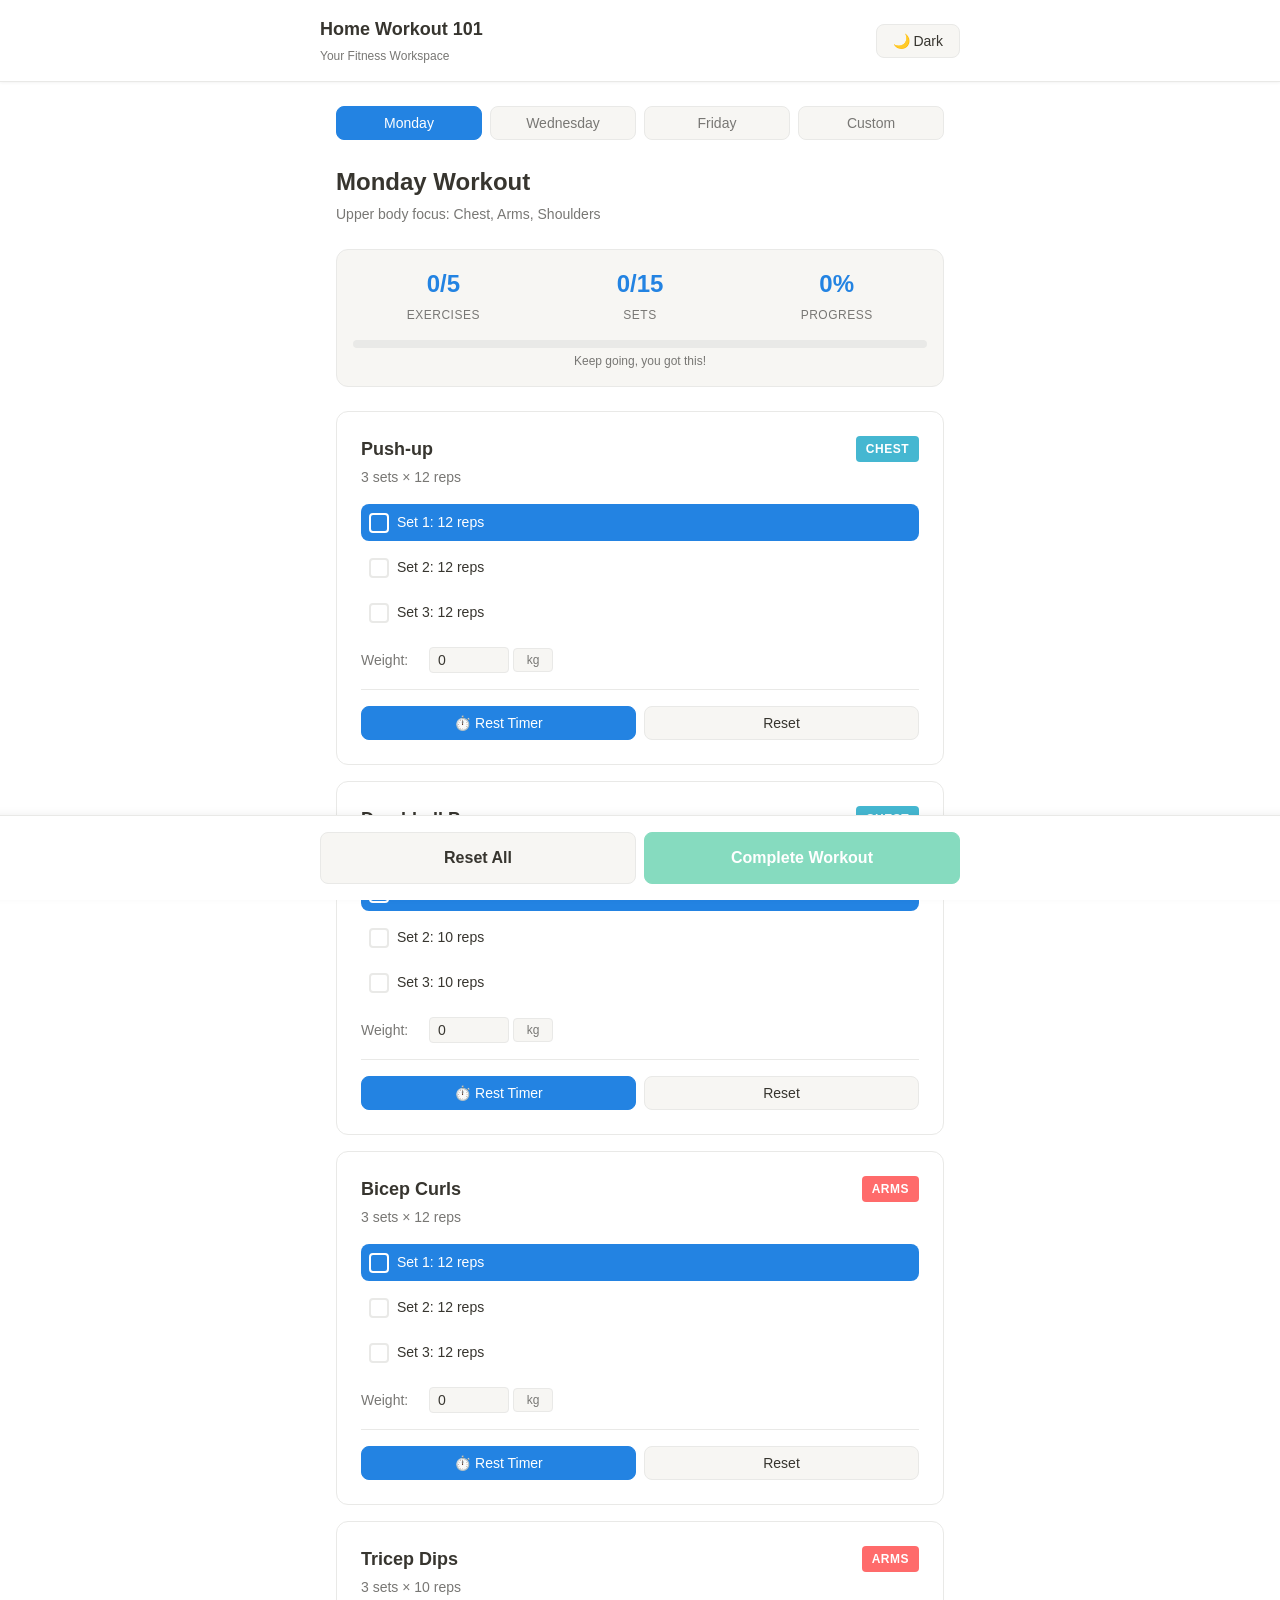
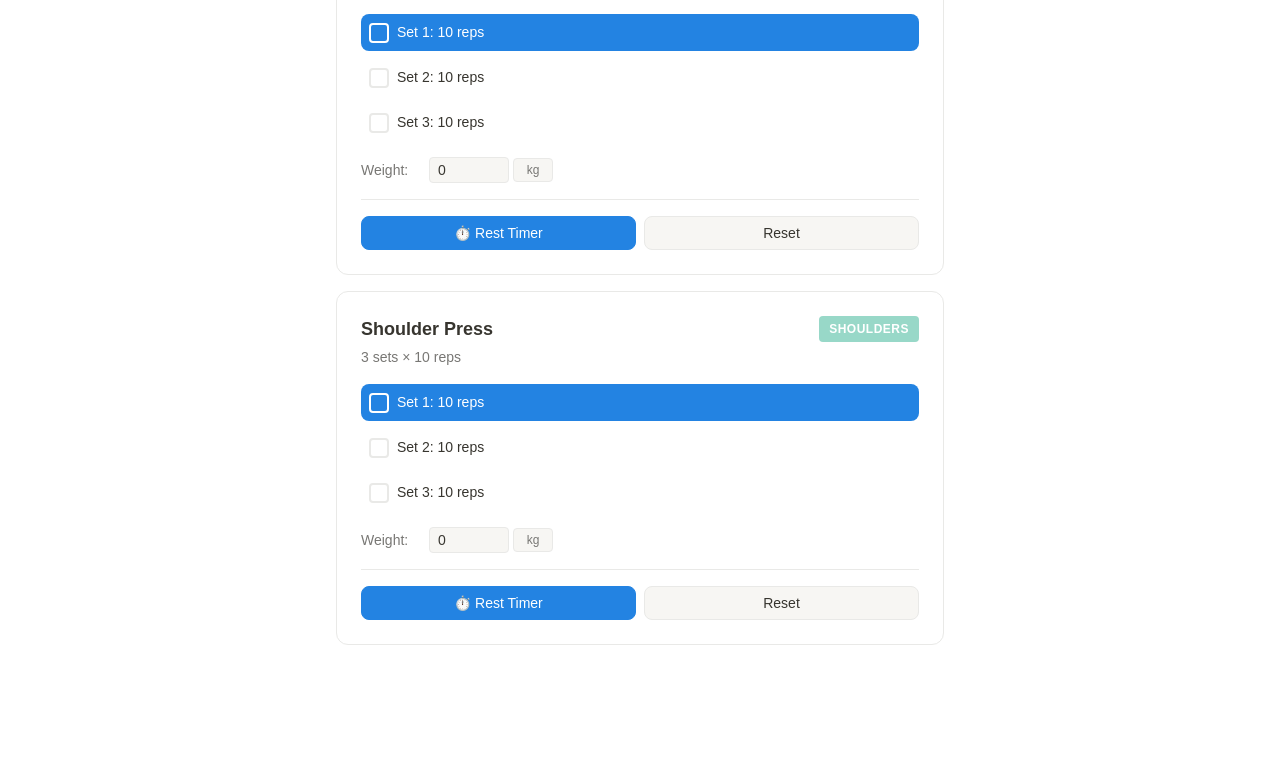
<file: home-workout-101/index.html>
<!DOCTYPE html>
<html lang="id">
<head>
    <meta charset="UTF-8">
    <meta name="viewport" content="width=device-width, initial-scale=1.0, maximum-scale=1.0, user-scalable=no">
    <meta name="description" content="Home Workout 101 - Your Fitness Workspace">
    <meta name="theme-color" content="#FFFFFF" id="theme-color-meta">
    <title>Home Workout 101</title>
    <link rel="stylesheet" href="style.css">
</head>
<body>
    <!-- App Container -->
    <div class="app-container">
        
        <!-- Header -->
        <header class="app-header">
            <div class="header-content">
                <div>
                    <h1 class="app-title">Home Workout 101</h1>
                    <p class="app-subtitle">Your Fitness Workspace</p>
                </div>
                <button class="theme-toggle" id="themeToggle">
                    🌙 Dark
                </button>
            </div>
        </header>
        
        <!-- Main Content -->
        <main class="app-main">
            
            <!-- Routine Tabs Navigation -->
            <nav class="routine-tabs">
                <button class="routine-tab active" data-routine="monday">
                    Monday
                </button>
                <button class="routine-tab" data-routine="wednesday">
                    Wednesday
                </button>
                <button class="routine-tab" data-routine="friday">
                    Friday
                </button>
                <button class="routine-tab" data-routine="custom">
                    Custom
                </button>
            </nav>
            
            <!-- Workout Content Area -->
            <div class="workout-content">
                
                <!-- Monday Routine -->
                <div class="routine-view active" id="monday-view">
                    <div class="routine-header">
                        <h2 class="routine-title">Monday Workout</h2>
                        <p class="routine-description">Upper body focus: Chest, Arms, Shoulders</p>
                    </div>
                    
                    <!-- Workout Summary -->
                    <div class="workout-summary" id="monday-summary">
                        <!-- Will be rendered dynamically -->
                    </div>
                    
                    <div class="exercises-list">
                        <!-- Exercises will be rendered here -->
                    </div>
                </div>
                
                <!-- Wednesday Routine -->
                <div class="routine-view" id="wednesday-view">
                    <div class="routine-header">
                        <h2 class="routine-title">Wednesday Workout</h2>
                        <p class="routine-description">Lower body focus: Legs, Core</p>
                    </div>
                    
                    <!-- Workout Summary -->
                    <div class="workout-summary" id="wednesday-summary">
                        <!-- Will be rendered dynamically -->
                    </div>
                    
                    <div class="exercises-list">
                        <!-- Exercises will be rendered here -->
                    </div>
                </div>
                
                <!-- Friday Routine -->
                <div class="routine-view" id="friday-view">
                    <div class="routine-header">
                        <h2 class="routine-title">Friday Workout</h2>
                        <p class="routine-description">Full body: Back, Chest, Legs</p>
                    </div>
                    
                    <!-- Workout Summary -->
                    <div class="workout-summary" id="friday-summary">
                        <!-- Will be rendered dynamically -->
                    </div>
                    
                    <div class="exercises-list">
                        <!-- Exercises will be rendered here -->
                    </div>
                </div>
                
                <!-- Custom Routine -->
                <div class="routine-view" id="custom-view">
                    <div class="routine-header">
                        <h2 class="routine-title">Custom Workout</h2>
                        <p class="routine-description">Build your own routine</p>
                    </div>
                    
                    <!-- Workout Summary -->
                    <div class="workout-summary" id="custom-summary" style="display: none;">
                        <!-- Will be rendered dynamically -->
                    </div>
                    
                    <div class="exercises-list">
                        <!-- Exercises will be rendered here -->
                    </div>
                </div>
                
            </div>
            
        </main>
        
        <!-- Workout Footer (Sticky Bottom) -->
        <footer class="workout-footer">
            <div class="workout-footer-content">
                <button class="btn btn-large" id="resetWorkoutBtn">
                    Reset All
                </button>
                <button class="btn btn-primary btn-large btn-success" id="completeWorkoutBtn" disabled>
                    Complete Workout
                </button>
            </div>
        </footer>
        
    </div>
    
    <!-- Exercise Library Modal (Bottom Sheet) -->
    <div class="library-overlay" id="libraryOverlay">
        <div class="library-modal">
            
            <!-- Header -->
            <div class="library-header">
                <h3 class="library-title">Exercise Library</h3>
                
                <!-- Category Filters -->
                <div class="library-filters">
                    <button class="filter-btn active" data-category="All">All</button>
                    <button class="filter-btn" data-category="Chest">Chest</button>
                    <button class="filter-btn" data-category="Arms">Arms</button>
                    <button class="filter-btn" data-category="Shoulders">Shoulders</button>
                    <button class="filter-btn" data-category="Back">Back</button>
                    <button class="filter-btn" data-category="Legs">Legs</button>
                </div>
                
                <!-- Search Bar -->
                <input type="text" class="library-search" id="librarySearch" placeholder="Search exercises...">
            </div>
            
            <!-- Exercise List -->
            <div class="library-content">
                <div class="library-list" id="libraryList">
                    <!-- Exercises will be rendered here dynamically -->
                </div>
            </div>
            
            <!-- Footer Actions -->
            <div class="library-footer">
                <button class="btn" id="libraryCancelBtn">Cancel</button>
                <button class="btn btn-primary" id="libraryAddBtn">
                    Add Selected (<span id="selectedCount">0</span>)
                </button>
            </div>
            
        </div>
    </div>
    
    <!-- Rest Timer Modal -->
    <div class="timer-overlay" id="timerOverlay">
        <div class="timer-modal">
            <h3 class="timer-title">Rest Time</h3>
            
            <div class="timer-settings">
                <label for="timerDuration">Duration:</label>
                <input type="number" id="timerDuration" value="60" min="5" max="300" step="5">
                <span style="font-size: var(--font-size-sm); color: var(--text-secondary);">sec</span>
            </div>
            
            <div class="timer-progress-ring">
                <svg width="200" height="200">
                    <circle class="timer-progress-bg" cx="100" cy="100" r="90"></circle>
                    <circle class="timer-progress-bar" cx="100" cy="100" r="90" id="timerProgressCircle"></circle>
                </svg>
                <div class="timer-progress-text" id="timerProgressText">60</div>
            </div>
            
            <div class="timer-controls">
                <button class="btn" id="timerCancelBtn">Cancel</button>
                <button class="btn btn-primary" id="timerStartBtn">Start</button>
                <button class="btn btn-primary" id="timerSkipBtn" style="display: none;">Skip</button>
            </div>
        </div>
    </div>
    
    <!-- JavaScript -->
    <script src="script.js"></script>
</body>
</html>
</file>
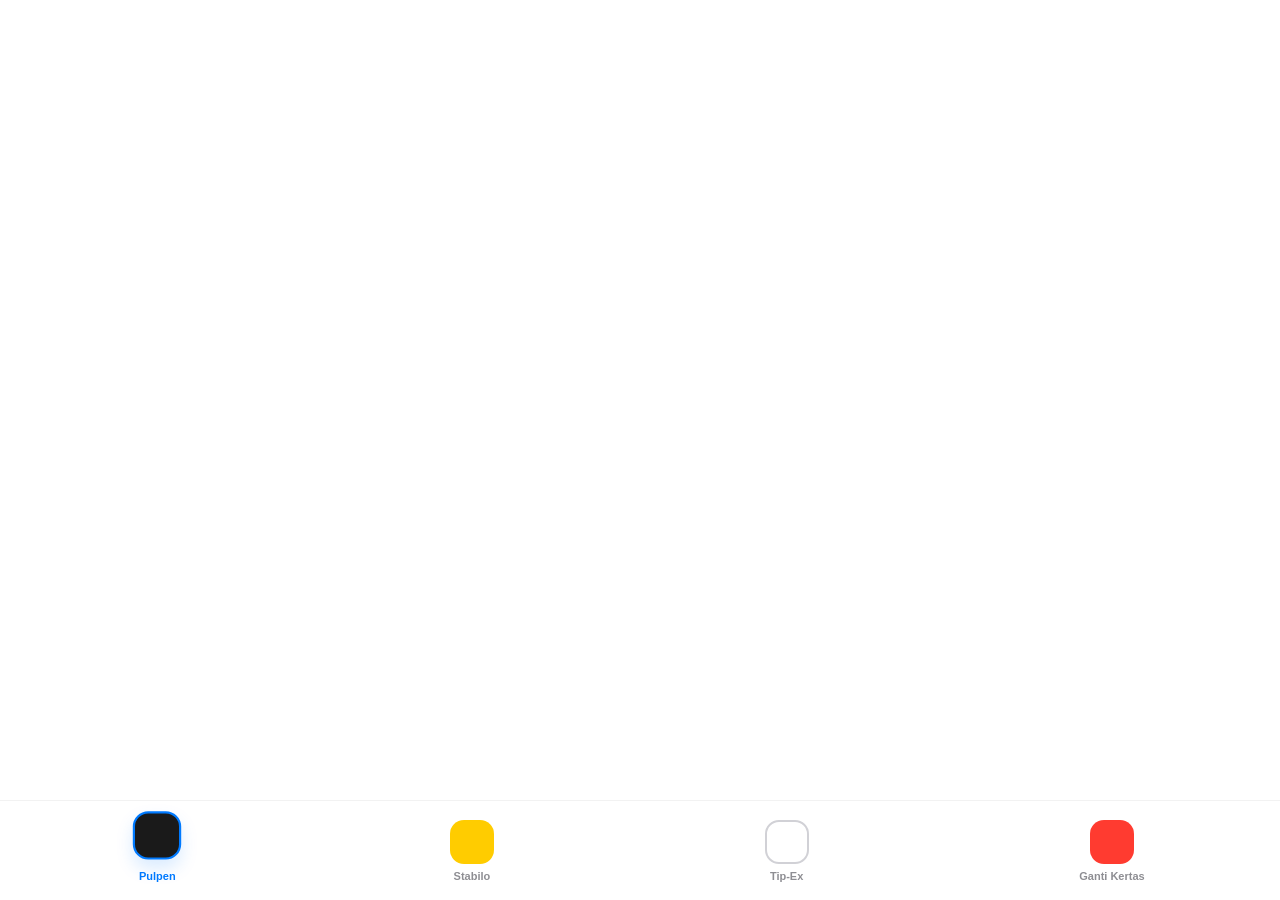
<file: justpen/index.html>
<!DOCTYPE html>
<html lang="id">
<head>
    <meta charset="UTF-8">
    <meta name="viewport" content="width=device-width, initial-scale=1.0, maximum-scale=1.0, user-scalable=no">
    <title>Justpen - Membuat Coretan</title>
    <style>
        :root {
            --paper: #ffffff;
            --ink: #1a1a1a;
            --stabilo-color: #ffcc00;
            --ui-bg: #f2f2f7;
            --accent: #007AFF;
            --danger: #ff3b30;
        }

        * {
            box-sizing: border-box;
            margin: 0;
            padding: 0;
            -webkit-tap-highlight-color: transparent;
            user-select: none;
        }

        body, html {
            width: 100%;
            height: 100%;
            overflow: hidden;
            background-color: var(--ui-bg);
            font-family: -apple-system, system-ui, sans-serif;
            /* Prevent bounce & accidental scroll */
            touch-action: none;
            overscroll-behavior: none;
        }

        #app {
            display: flex;
            flex-direction: column;
            height: 100vh;
            width: 100vw;
        }

        /* Area Canvas */
        #canvas-wrapper {
            flex: 1;
            background-color: var(--paper);
            padding-bottom: calc(120px + env(safe-area-inset-bottom));
            position: relative;
            cursor: crosshair;
            overflow: hidden;
        }

        canvas {
            display: block;
        }

        /* Toolbar Modern */
        #toolbar {
            height: 100px;
            background: rgba(255, 255, 255, 0.95);
            backdrop-filter: blur(10px);
            border-top: 1px solid rgba(0,0,0,0.05);
            display: flex;
            justify-content: space-around;
            align-items: center;
            padding-bottom: env(safe-area-inset-bottom);
            z-index: 100;
        }

        .tool-btn {
            background: none;
            border: none;
            display: flex;
            flex-direction: column;
            align-items: center;
            gap: 6px;
            cursor: pointer;
            transition: transform 0.1s ease;
        }

        .icon-box {
            width: 44px;
            height: 44px;
            border-radius: 14px;
            display: flex;
            align-items: center;
            justify-content: center;
            transition: all 0.25s cubic-bezier(0.34, 1.56, 0.64, 1);
            border: 2.5px solid transparent;
            position: relative;
        }

        .tool-label {
            font-size: 11px;
            font-weight: 600;
            color: #8e8e93;
        }

        .active .icon-box {
            transform: scale(1.1) translateY(-6px);
            border-color: var(--accent);
            box-shadow: 0 8px 15px rgba(0, 122, 255, 0.15);
        }

        .active .tool-label {
            color: var(--accent);
        }

        /* Tool Styles */
        .bg-pen { background-color: var(--ink); }
        .bg-stabilo { background-color: var(--stabilo-color); }
        .bg-tipex { background-color: #fff; border: 2.5px solid #d1d1d6 !important; }
        .bg-reset { background-color: var(--danger); }

        /* Custom Modal UI */
        #modal-overlay {
            position: fixed;
            top: 0; left: 0; right: 0; bottom: 0;
            background: rgba(0,0,0,0.3);
            display: none;
            align-items: center;
            justify-content: center;
            z-index: 1000;
            backdrop-filter: blur(5px);
        }

        #modal {
            background: white;
            width: 85%;
            max-width: 300px;
            border-radius: 24px;
            padding: 28px;
            text-align: center;
            transform: translateY(20px);
            opacity: 0;
            transition: all 0.3s cubic-bezier(0.4, 0, 0.2, 1);
        }

        #modal.show { transform: translateY(0); opacity: 1; }

        #modal h3 { font-size: 19px; margin-bottom: 10px; color: #1c1c1e; }
        #modal p { font-size: 14px; margin-bottom: 24px; color: #3a3a3c; line-height: 1.4; }

        .modal-btns { display: flex; gap: 10px; }
        .btn {
            flex: 1;
            padding: 14px;
            border-radius: 14px;
            border: none;
            font-weight: 700;
            font-size: 14px;
        }
        .btn-no { background: #f2f2f7; color: #1c1c1e; }
        .btn-yes { background: var(--danger); color: white; }

        #status-pill {
            position: absolute;
            top: 24px;
            left: 50%;
            transform: translateX(-50%);
            background: rgba(0,0,0,0.06);
            padding: 4px 14px;
            border-radius: 20px;
            font-size: 11px;
            font-weight: 500;
            color: #636366;
            opacity: 0;
            transition: opacity 0.4s;
            pointer-events: none;
        }
    </style>
</head>
<body>

<div id="app">
    <div id="canvas-wrapper">
        <div id="status-pill">Tersimpan</div>
        <canvas id="paintCanvas"></canvas>
    </div>

    <nav id="toolbar">
        <button class="tool-btn active" id="btn-pen" onclick="setTool('pen')">
            <div class="icon-box bg-pen"></div>
            <span class="tool-label">Pulpen</span>
        </button>
        
        <button class="tool-btn" id="btn-stabilo" onclick="setTool('stabilo')">
            <div class="icon-box bg-stabilo"></div>
            <span class="tool-label">Stabilo</span>
        </button>

        <button class="tool-btn" id="btn-tipex" onclick="setTool('tipex')">
            <div class="icon-box bg-tipex"></div>
            <span class="tool-label">Tip-Ex</span>
        </button>

        <button class="tool-btn" onclick="openModal()">
            <div class="icon-box bg-reset"></div>
            <span class="tool-label">Ganti Kertas</span>
        </button>
    </nav>
</div>

<div id="modal-overlay">
    <div id="modal">
        <h3>Ganti Kertas?</h3>
        <p>Hapus seluruh coretan dan mulai dengan kertas baru yang bersih.</p>
        <div class="modal-btns">
            <button class="btn btn-no" onclick="closeModal()">Batal</button>
            <button class="btn btn-yes" onclick="clearCanvas()">Hapus</button>
        </div>
    </div>
</div>

<script>
    const canvas = document.getElementById('paintCanvas');
    const ctx = canvas.getContext('2d', { desynchronized: true });
    const wrapper = document.getElementById('canvas-wrapper');
    const overlay = document.getElementById('modal-overlay');
    const modal = document.getElementById('modal');
    const statusPill = document.getElementById('status-pill');

    let isDrawing = false;
    let currentTool = 'pen';
    let lastX = 0, lastY = 0;
    let saveTimeout = null;

    // Retina Support & Proper Sizing
    function initSize() {
        const dpr = window.devicePixelRatio || 1;
        const rect = wrapper.getBoundingClientRect();
        
        // Simpan data gambar saat ini sebelum resize
        const tempImg = canvas.toDataURL();

        canvas.width = rect.width * dpr;
        canvas.height = rect.height * dpr;
        canvas.style.width = rect.width + 'px';
        canvas.style.height = rect.height + 'px';
        
        ctx.scale(dpr, dpr);
        
        // Restore image
        const img = new Image();
        img.onload = () => ctx.drawImage(img, 0, 0, rect.width, rect.height);
        img.src = localStorage.getItem('justpen_v2') || tempImg;

        applyToolSettings();
    }

    function applyToolSettings() {
        ctx.lineCap = 'round';
        ctx.lineJoin = 'round';
        ctx.globalAlpha = 1.0;
        ctx.globalCompositeOperation = 'source-over';

        if (currentTool === 'pen') {
            ctx.strokeStyle = '#1a1a1a';
            ctx.lineWidth = 2.2;
        } else if (currentTool === 'stabilo') {
            // Realistic Stacking Effect
            ctx.globalAlpha = 0.35;
            ctx.strokeStyle = '#ffcc00';
            ctx.lineWidth = 32;
        } else if (currentTool === 'tipex') {
            // Real Erase (Destination-Out)
            ctx.globalCompositeOperation = 'destination-out';
            ctx.lineWidth = 45;
        }
    }

    function setTool(t) {
        currentTool = t;
        document.querySelectorAll('.tool-btn').forEach(b => b.classList.remove('active'));
        document.getElementById(`btn-${t}`).classList.add('active');
        applyToolSettings();
    }

    // Drawing Logic
    function handleStart(e) {
        isDrawing = true;
        const pos = getPos(e);
        [lastX, lastY] = [pos.x, pos.y];
        
        ctx.beginPath();
        ctx.moveTo(lastX, lastY);
    }

    function handleMove(e) {
        if (!isDrawing) return;
        const pos = getPos(e);
        
        ctx.beginPath();
        ctx.moveTo(lastX, lastY);
        ctx.lineTo(pos.x, pos.y);
        ctx.stroke();
        
        [lastX, lastY] = [pos.x, pos.y];
    }

    function handleEnd() {
        if (!isDrawing) return;
        isDrawing = false;
        debouncedSave();
    }

    function getPos(e) {
        const rect = canvas.getBoundingClientRect();
        const clientX = e.touches ? e.touches[0].clientX : e.clientX;
        const clientY = e.touches ? e.touches[0].clientY : e.clientY;
        return {
            x: clientX - rect.left,
            y: clientY - rect.top
        };
    }

    // Storage dengan Debounce
    function debouncedSave() {
        clearTimeout(saveTimeout);
        saveTimeout = setTimeout(() => {
            localStorage.setItem('justpen_v2', canvas.toDataURL('image/png', 0.8));
            showStatus('Tersimpan otomatis');
        }, 500);
    }

    function showStatus(text) {
        statusPill.textContent = text;
        statusPill.style.opacity = '1';
        setTimeout(() => statusPill.style.opacity = '0', 1500);
    }

    // Modal Logic
    function openModal() {
        overlay.style.display = 'flex';
        setTimeout(() => modal.classList.add('show'), 10);
    }

    function closeModal() {
        modal.classList.remove('show');
        setTimeout(() => overlay.style.display = 'none', 300);
    }

    function clearCanvas() {
        ctx.clearRect(0, 0, canvas.width, canvas.height);
        localStorage.removeItem('justpen_v2');
        closeModal();
        showStatus('Kertas baru siap');
    }

    // Event Listeners
    window.addEventListener('resize', initSize);
    canvas.addEventListener('mousedown', handleStart);
    window.addEventListener('mousemove', handleMove);
    window.addEventListener('mouseup', handleEnd);

    canvas.addEventListener('touchstart', (e) => { e.preventDefault(); handleStart(e); }, { passive: false });
    canvas.addEventListener('touchmove', (e) => { e.preventDefault(); handleMove(e); }, { passive: false });
    canvas.addEventListener('touchend', handleEnd);

    // Bootstrap
    window.onload = () => {
        initSize();
        const saved = localStorage.getItem('justpen_v2');
        if (saved) {
            const img = new Image();
            img.onload = () => {
                const rect = wrapper.getBoundingClientRect();
                ctx.drawImage(img, 0, 0, rect.width, rect.height);
            };
            img.src = saved;
        }
    };
</script>
</body>
</html>
</file>
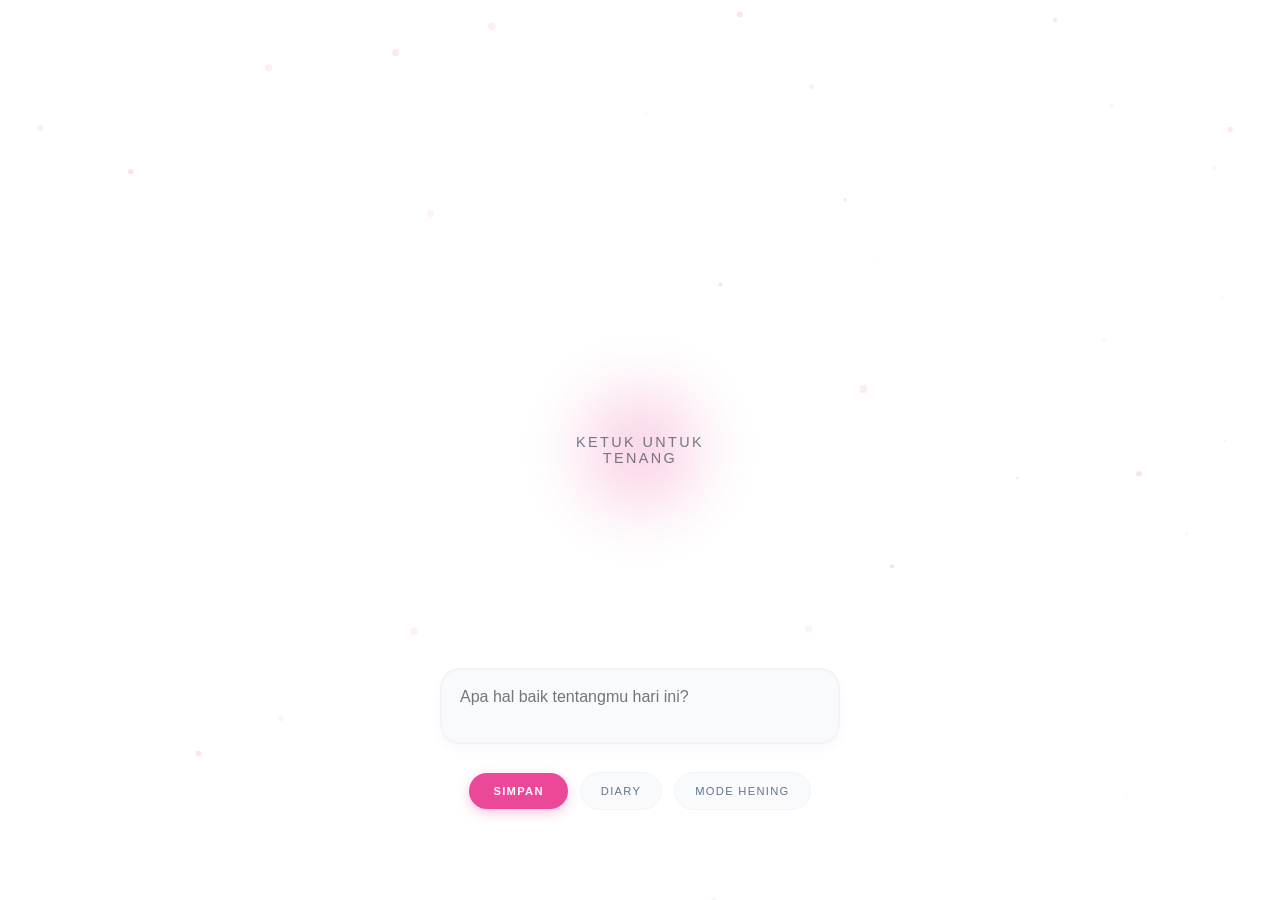
<file: love-me/index.html>
<!DOCTYPE html>
<html lang="id">
<head>
    <meta charset="UTF-8">
    <meta name="viewport" content="width=device-width, initial-scale=1.0, viewport-fit=cover">
    <title>Love Me: Pesan Cinta Kamu</title>
    <style>
        :root {
            --bg-color: #ffffff;
            --accent-color: #ec4899;
            --accent-soft: #fdf2f8;
            --text-main: #1e293b;
            --text-dim: #64748b;
            --transition: all 0.6s cubic-bezier(0.4, 0, 0.2, 1);
            --font-stack: -apple-system, BlinkMacSystemFont, "Segoe UI", Roboto, Helvetica, Arial, sans-serif;
        }

        * {
            margin: 0;
            padding: 0;
            box-sizing: border-box;
            -webkit-tap-highlight-color: transparent;
        }

        body {
            font-family: var(--font-stack);
            background-color: var(--bg-color);
            color: var(--text-main);
            overflow: hidden;
            height: 100vh;
            display: flex;
            flex-direction: column;
            justify-content: center;
            align-items: center;
            transition: background-color 1.2s ease;
        }

        #zen-canvas {
            position: fixed;
            top: 0;
            left: 0;
            z-index: -1;
            width: 100%;
            height: 100%;
            opacity: 0.6;
        }

        /* Orb Section */
        .orb-container {
            position: relative;
            display: flex;
            justify-content: center;
            align-items: center;
            cursor: pointer;
            transition: transform 0.3s ease;
            z-index: 10;
        }

        .orb-container.input-active {
            pointer-events: none;
        }

        .orb {
            width: 180px;
            height: 180px;
            background: radial-gradient(circle, var(--accent-color), transparent 70%);
            border-radius: 50%;
            filter: blur(25px);
            opacity: 0.3;
            animation: breathe 8s infinite ease-in-out;
        }

        @keyframes breathe {
            0%, 100% { transform: scale(1); opacity: 0.2; }
            50% { transform: scale(1.6); opacity: 0.5; }
        }

        .orb-text {
            position: absolute;
            font-size: 0.9rem;
            letter-spacing: 0.15rem;
            text-transform: uppercase;
            color: var(--text-main);
            opacity: 0.6;
            pointer-events: none;
            text-align: center;
            font-weight: 500;
            transition: opacity 0.4s ease, transform 0.4s ease;
        }

        .orb-text.fade-out {
            opacity: 0;
            transform: translateY(-10px);
        }

        /* Feedback Text - Separated from Orb */
        #feedback-text {
            position: absolute;
            top: 25%;
            left: 50%;
            transform: translateX(-50%);
            font-size: 1.1rem;
            font-weight: 600;
            color: var(--accent-color);
            text-align: center;
            opacity: 0;
            transition: opacity 0.8s ease;
            pointer-events: none;
            z-index: 15;
        }

        #feedback-text.show {
            opacity: 1;
        }

        /* UI Content with Delayed Entry */
        .content {
            position: absolute;
            bottom: 10%;
            width: 85%;
            max-width: 400px;
            text-align: center;
            transition: var(--transition);
            /* Initial state for intro animation */
            opacity: 0;
            transform: translateY(20px);
        }

        .content.ready {
            opacity: 1;
            transform: translateY(0);
        }

        .journal-input {
            width: 100%;
            background: #f8fafc;
            border: 2px solid #f1f5f9;
            border-radius: 20px;
            padding: 18px;
            color: var(--text-main);
            font-family: var(--font-stack);
            font-size: 1rem;
            outline: none;
            margin-bottom: 24px;
            resize: none;
            transition: var(--transition);
            box-shadow: 0 4px 12px rgba(0,0,0,0.03);
        }

        .journal-input:focus {
            border-color: var(--accent-color);
            background: #fff;
            box-shadow: 0 8px 20px rgba(236, 72, 153, 0.1);
        }

        .nav-buttons {
            display: flex;
            justify-content: center;
            align-items: center;
            gap: 12px;
        }

        button {
            background: #f8fafc;
            border: 1px solid #f1f5f9;
            color: var(--text-dim);
            font-family: var(--font-stack);
            font-size: 0.7rem;
            text-transform: uppercase;
            letter-spacing: 0.08rem;
            padding: 12px 20px;
            cursor: pointer;
            transition: var(--transition);
            border-radius: 30px;
            font-weight: 500;
        }

        #btn-save {
            background-color: var(--accent-color);
            color: white;
            border: none;
            padding: 12px 24px;
            font-weight: 600;
            box-shadow: 0 4px 12px rgba(236, 72, 153, 0.3);
        }

        #btn-save:active {
            transform: scale(0.95);
        }

        button.active-mode {
            color: var(--accent-color);
            background: var(--accent-soft);
            border-color: var(--accent-soft);
        }

        .hidden {
            opacity: 0 !important;
            pointer-events: none;
            transform: translateY(30px);
        }

        /* History Overlay */
        #log-overlay {
            position: fixed;
            top: 0;
            left: 0;
            width: 100%;
            height: 100%;
            background: #ffffff;
            z-index: 100;
            padding: 60px 24px;
            overflow-y: auto;
            display: none;
            animation: slideUp 0.5s cubic-bezier(0.4, 0, 0.2, 1);
        }

        @keyframes slideUp {
            from { transform: translateY(100%); }
            to { transform: translateY(0); }
        }

        .history-header {
            display: flex;
            justify-content: flex-end;
            align-items: center;
            margin-bottom: 35px;
        }

        .log-item {
            position: relative;
            padding: 24px;
            background: #f8fafc;
            border: 1px solid #f1f5f9;
            border-radius: 24px;
            margin-bottom: 20px;
        }

        .log-date {
            display: block;
            font-size: 0.7rem;
            color: var(--accent-color);
            margin-bottom: 10px;
            font-weight: 700;
            text-transform: uppercase;
        }

        .log-text { font-size: 1rem; line-height: 1.6; }

        .delete-item {
            position: absolute;
            top: 15px;
            right: 15px;
            color: #cbd5e1;
            font-size: 1.4rem;
            padding: 5px;
            cursor: pointer;
        }

        .clear-all { color: #ef4444; font-size: 0.7rem; font-weight: 600; border: none; background: none; }

        .close-btn {
            position: fixed;
            top: 20px;
            left: 20px;
            font-size: 2rem;
            color: var(--text-main);
            z-index: 101;
            cursor: pointer;
        }
    </style>
</head>
<body>

    <canvas id="zen-canvas"></canvas>

    <!-- Separated Feedback Text -->
    <div id="feedback-text"></div>

    <div class="orb-container" id="orb-trigger">
        <div class="orb"></div>
        <div class="orb-text" id="status-text">Ketuk untuk Tenang</div>
    </div>

    <div class="content" id="main-ui">
        <textarea id="compassion-input" class="journal-input" placeholder="Apa hal baik tentangmu hari ini?" rows="2"></textarea>
        
        <div class="nav-buttons">
            <button id="btn-save">Simpan</button>
            <button id="btn-history">Diary</button>
            <button id="btn-zen">Mode Hening</button>
        </div>
    </div>

    <div id="log-overlay">
        <span class="close-btn" id="close-history">×</span>
        <div class="history-header">
            <button class="clear-all" id="btn-clear-all">Hapus Semua</button>
        </div>
        <div id="log-container"></div>
    </div>

    <script>
        // State
        let isZenActive = false;
        let isInhale = true;
        let audioCtx = null;
        let oscillator = null;
        let gainNode = null;

        // Background color constants
        const zenBg = "#fff0f6";
        const normalBg = "#ffffff";

        const canvas = document.getElementById('zen-canvas');
        const ctx = canvas.getContext('2d');
        const orbTrigger = document.getElementById('orb-trigger');
        const statusText = document.getElementById('status-text');
        const feedbackText = document.getElementById('feedback-text');
        const mainUi = document.getElementById('main-ui');
        const input = document.getElementById('compassion-input');
        const btnSave = document.getElementById('btn-save');
        const btnHistory = document.getElementById('btn-history');
        const btnClearAll = document.getElementById('btn-clear-all');
        const btnZen = document.getElementById('btn-zen');
        const logOverlay = document.getElementById('log-overlay');
        const logContainer = document.getElementById('log-container');
        const closeHistory = document.getElementById('close-history');

        // Security: XSS Guard
        function escapeHTML(str) {
            const p = document.createElement('p');
            p.textContent = str;
            return p.innerHTML;
        }

        // Particle System
        const particles = [];
        function createParticles() {
            particles.length = 0;
            for (let i = 0; i < 35; i++) {
                particles.push({
                    x: Math.random() * canvas.width,
                    y: Math.random() * canvas.height,
                    size: Math.random() * 3 + 1,
                    speed: Math.random() * 0.4 + 0.1,
                    opacity: Math.random() * 0.3
                });
            }
        }

        function resize() {
            canvas.width = window.innerWidth;
            canvas.height = window.innerHeight;
            createParticles(); // Improvement: Reset position on resize
        }
        window.addEventListener('resize', resize);
        resize();

        function animate() {
            ctx.clearRect(0, 0, canvas.width, canvas.height);
            particles.forEach(p => {
                p.y -= p.speed;
                if (p.y < 0) p.y = canvas.height;
                ctx.fillStyle = `rgba(236, 72, 153, ${p.opacity})`;
                ctx.beginPath();
                ctx.arc(p.x, p.y, p.size, 0, Math.PI * 2);
                ctx.fill();
            });
            requestAnimationFrame(animate);
        }
        animate();

        // Audio Logic
        function toggleZenAudio() {
            if (!audioCtx) audioCtx = new (window.AudioContext || window.webkitAudioContext)();

            if (!isZenActive) {
                // Bug fix: Clean existing oscillator before starting new one
                if (oscillator) {
                    try { oscillator.stop(); } catch(e) {}
                    oscillator = null;
                }

                oscillator = audioCtx.createOscillator();
                gainNode = audioCtx.createGain();
                oscillator.type = 'sine';
                oscillator.frequency.setValueAtTime(160, audioCtx.currentTime); 
                gainNode.gain.setValueAtTime(0, audioCtx.currentTime);
                gainNode.gain.linearRampToValueAtTime(0.08, audioCtx.currentTime + 2); 
                oscillator.connect(gainNode);
                gainNode.connect(audioCtx.destination);
                oscillator.start();
                
                isZenActive = true;
                isInhale = true;
                statusText.innerText = "Tarik Napas...";
                mainUi.classList.add('hidden');
                btnZen.classList.add('active-mode');
                
                // Change background to Zen mode
                document.body.style.backgroundColor = zenBg;
            } else {
                if (gainNode) {
                    gainNode.gain.linearRampToValueAtTime(0, audioCtx.currentTime + 1);
                    setTimeout(() => {
                        if (oscillator) {
                            oscillator.stop();
                            oscillator = null;
                        }
                        isZenActive = false;
                        statusText.innerText = "Ketuk untuk Tenang";
                        mainUi.classList.remove('hidden');
                        btnZen.classList.remove('active-mode');
                        
                        // Restore normal background
                        document.body.style.backgroundColor = normalBg;
                    }, 1000);
                }
            }
        }

        // Data Storage
        function getLogs() { return JSON.parse(localStorage.getItem('love_me_logs') || '[]'); }
        function saveLogs(logs) { localStorage.setItem('love_me_logs', JSON.stringify(logs)); }

        function saveToLog() {
            const text = input.value.trim();
            if (!text) return;

            const logs = getLogs();
            logs.unshift({
                id: Date.now(),
                text: text,
                date: new Date().toLocaleDateString('id-ID', { day: 'numeric', month: 'long', year: 'numeric' })
            });
            saveLogs(logs);
            
            input.value = '';
            
            // UX Improvement: Random affirmative messages (now in separate feedback div)
            const messages = [
                "Kamu sudah berjuang hari ini 💝",
                "Terima kasih sudah bertahan 💓",
                "Itu sungguh sangat berarti 💗",
                "Aku bangga sama kamu 💞",
                "Istirahatlah sejenak 💖"
            ];
            feedbackText.innerText = messages[Math.floor(Math.random() * messages.length)];
            feedbackText.classList.add('show');
            
            // Micro-interaction: Orb reaction
            orbTrigger.style.transform = "scale(1.1)";
            setTimeout(() => {
                orbTrigger.style.transform = "scale(1)";
                setTimeout(() => { 
                    feedbackText.classList.remove('show');
                }, 2500);
            }, 200);
        }

        window.deleteLog = function(id) {
            let logs = getLogs();
            logs = logs.filter(l => l.id !== id);
            saveLogs(logs);
            renderHistory();
        };

        function renderHistory() {
            const logs = getLogs();
            logContainer.innerHTML = logs.length 
                ? logs.map(l => `
                    <div class="log-item">
                        <span class="delete-item" onclick="deleteLog(${l.id})">×</span>
                        <span class="log-date">${l.date}</span>
                        <div class="log-text">${escapeHTML(l.text)}</div>
                    </div>
                `).join('')
                : '<div style="text-align:center; padding-top: 50px; color:var(--text-dim)">Belum ada pesan cinta untuk dirimu...</div>';
        }

        // Input Focus/Blur Handler
        input.addEventListener('focus', () => {
            statusText.classList.add('fade-out');
            orbTrigger.classList.add('input-active');
        });

        input.addEventListener('blur', () => {
            statusText.classList.remove('fade-out');
            orbTrigger.classList.remove('input-active');
        });

        // Event Listeners
        orbTrigger.addEventListener('click', toggleZenAudio);
        btnZen.addEventListener('click', toggleZenAudio);
        btnSave.addEventListener('click', saveToLog);
        btnHistory.addEventListener('click', () => { renderHistory(); logOverlay.style.display = 'block'; });
        btnClearAll.addEventListener('click', () => { if(confirm("Hapus semua memori?")) { saveLogs([]); renderHistory(); } });
        closeHistory.addEventListener('click', () => { logOverlay.style.display = 'none'; });

        // Mobile Friendly: Enter to save
        input.addEventListener('keydown', (e) => {
            if (e.key === 'Enter' && !e.shiftKey) {
                e.preventDefault();
                saveToLog();
            }
        });

        // Breathing cycle text
        setInterval(() => {
            if (isZenActive) {
                if (isInhale) {
                    statusText.innerText = "Tarik Napas...";
                } else {
                    statusText.innerText = "Hembuskan...";
                }
                isInhale = !isInhale;
            }
        }, 4000);

        // Intro Animation on load
        window.onload = () => {
            setTimeout(() => {
                mainUi.classList.add('ready');
            }, 1000); // 1s delay then 1s transition via CSS
        };
    </script>
</body>
</html>
</file>
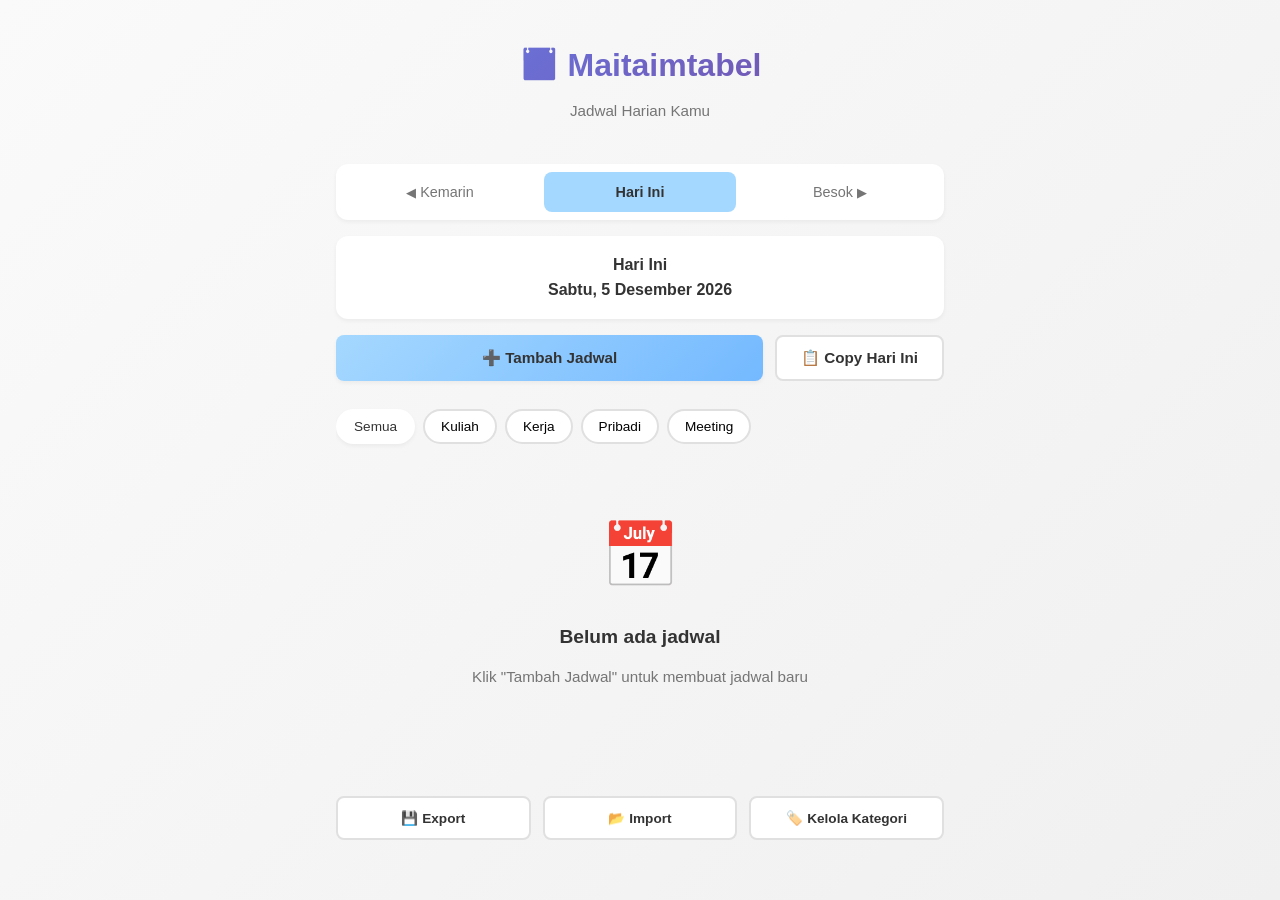
<file: maitaimtabel/index.html>
<!DOCTYPE html>
<html lang="id">
<head>
    <meta charset="UTF-8">
    <meta name="viewport" content="width=device-width, initial-scale=1.0">
    <title>📅 Maitaimtabel</title>
    <link rel="stylesheet" href="style.css">
</head>
<body>
    <div class="container">
        <!-- Header -->
        <header class="header">
            <h1>📅 Maitaimtabel</h1>
            <p class="subtitle">Jadwal Harian Kamu</p>
        </header>

        <!-- Time Navigation -->
        <nav class="time-nav">
            <button class="time-btn" data-day="yesterday">
                <span>◀</span> Kemarin
            </button>
            <button class="time-btn active" data-day="today">
                Hari Ini
            </button>
            <button class="time-btn" data-day="tomorrow">
                Besok <span>▶</span>
            </button>
        </nav>

        <!-- Current Date Display -->
        <div class="current-date" id="currentDate"></div>

        <!-- Action Buttons -->
        <div class="action-bar">
            <button class="btn btn-primary" id="addScheduleBtn">
                ➕ Tambah Jadwal
            </button>
            <button class="btn btn-secondary" id="copyBtn">
                📋 Copy Hari Ini
            </button>
        </div>

        <!-- Category Filter -->
        <div class="category-filter" id="categoryFilter">
            <button class="category-badge active" data-category="all">
                Semua
            </button>
        </div>

        <!-- Schedule List -->
        <div class="schedule-list" id="scheduleList">
            <!-- Empty state akan muncul di sini via JS -->
        </div>

        <!-- Utility Buttons -->
        <div class="utility-bar">
            <button class="btn btn-outline" id="exportBtn">
                💾 Export
            </button>
            <button class="btn btn-outline" id="importBtn">
                📂 Import
            </button>
            <button class="btn btn-outline" id="manageCategoryBtn">
                🏷️ Kelola Kategori
            </button>
        </div>

        <!-- Hidden file input for import -->
        <input type="file" id="importInput" accept=".json" style="display: none;">
    </div>

    <!-- Modal: Add/Edit Schedule -->
    <div class="modal" id="scheduleModal">
        <div class="modal-content">
            <div class="modal-header">
                <h2 id="modalTitle">Tambah Jadwal</h2>
                <button class="close-btn" id="closeModal">&times;</button>
            </div>
            <form id="scheduleForm">
                <div class="form-group">
                    <label for="scheduleDate">Tanggal *</label>
                    <input type="date" id="scheduleDate" required>
                </div>
                <div class="form-group">
                    <label for="scheduleTime">Waktu *</label>
                    <input type="time" id="scheduleTime" required>
                </div>
                <div class="form-group">
                    <label for="scheduleActivity">Kegiatan *</label>
                    <input type="text" id="scheduleActivity" placeholder="Contoh: Kuliah UI/UX" required>
                </div>
                <div class="form-group">
                    <label for="scheduleLocation">Lokasi</label>
                    <input type="text" id="scheduleLocation" placeholder="Contoh: Kampus">
                </div>
                <div class="form-group">
                    <label for="scheduleItems">Barang</label>
                    <input type="text" id="scheduleItems" placeholder="Contoh: Laptop, Charger">
                </div>
                <div class="form-group">
                    <label for="scheduleCategory">Kategori</label>
                    <select id="scheduleCategory"></select>
                </div>
                <div class="form-actions">
                    <button type="button" class="btn btn-outline" id="cancelBtn">Batal</button>
                    <button type="submit" class="btn btn-primary" id="saveBtn">Simpan</button>
                </div>
            </form>
        </div>
    </div>

    <!-- Modal: Manage Categories -->
    <div class="modal" id="categoryModal">
        <div class="modal-content">
            <div class="modal-header">
                <h2>Kelola Kategori</h2>
                <button class="close-btn" id="closeCategoryModal">&times;</button>
            </div>
            <div class="category-manager">
                <div class="form-group">
                    <label for="newCategoryName">Kategori Baru</label>
                    <div class="input-group">
                        <input type="text" id="newCategoryName" placeholder="Nama kategori">
                        <input type="color" id="newCategoryColor" value="#A5D8FF">
                        <button class="btn btn-primary" id="addCategoryBtn">Tambah</button>
                    </div>
                </div>
                <div class="category-list" id="categoryList"></div>
            </div>
        </div>
    </div>

    <script src="script.js"></script>
</body>
</html>
</file>
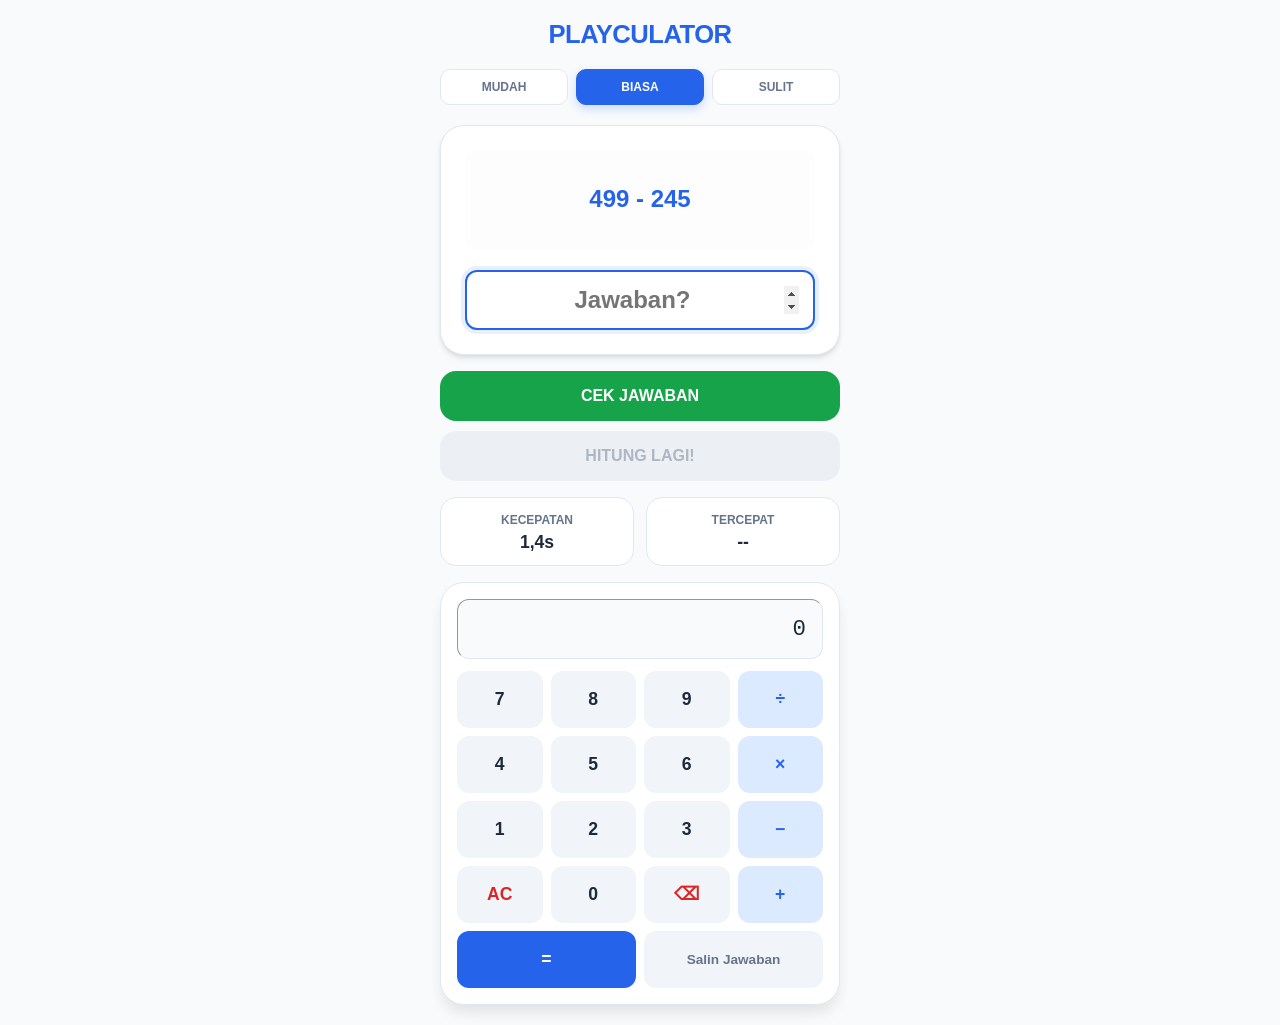
<file: playculator/index.html>
<!DOCTYPE html>
<html lang="id">
<head>
    <meta charset="UTF-8">
    <meta name="viewport" content="width=device-width, initial-scale=1.0, maximum-scale=1.0, user-scalable=no">
    <title>🔢 Playculator - Bermain & Berhitung</title>
    <style>
        :root {
            --bg: #f8fafc;
            --card: #ffffff;
            --primary: #2563eb;
            --accent: #3b82f6;
            --success: #16a34a;
            --danger: #dc2626;
            --text-main: #1e293b;
            --text-muted: #64748b;
            --border: #e2e8f0;
            --calc-btn: #f1f5f9;
        }

        * {
            box-sizing: border-box;
            font-family: 'Inter', -apple-system, sans-serif;
            margin: 0;
            padding: 0;
            -webkit-tap-highlight-color: transparent;
        }

        body {
            background-color: var(--bg);
            color: var(--text-main);
            display: flex;
            flex-direction: column;
            align-items: center;
            min-height: 100vh;
            padding: 20px 15px;
        }

        .app-container {
            width: 100%;
            max-width: 400px;
            display: flex;
            flex-direction: column;
            gap: 16px;
        }

        header { text-align: center; margin-bottom: 4px; }
        h1 { font-size: 1.6rem; color: var(--primary); letter-spacing: -0.02em; }

        /* Difficulty Selector */
        .diff-container {
            display: flex;
            gap: 8px;
            margin-bottom: 4px;
        }

        .diff-btn {
            flex: 1;
            padding: 10px 5px;
            border: 1px solid var(--border);
            border-radius: 10px;
            background: var(--card);
            font-size: 0.75rem;
            font-weight: 700;
            cursor: pointer;
            color: var(--text-muted);
            transition: all 0.2s;
        }

        .diff-btn.active {
            background: var(--primary);
            color: white;
            border-color: var(--primary);
            box-shadow: 0 4px 10px rgba(37, 99, 235, 0.2);
        }

        /* Quiz Section */
        .quiz-area {
            background: var(--card);
            border-radius: 24px;
            padding: 24px;
            box-shadow: 0 4px 6px -1px rgba(0,0,0,0.1), 0 2px 4px -1px rgba(0,0,0,0.06);
            border: 1px solid var(--border);
            text-align: center;
        }

        #quiz-canvas {
            width: 100%;
            height: 100px;
            background: #fdfdfd;
            border-radius: 12px;
            margin-bottom: 16px;
        }

        #main-answer {
            width: 100%;
            border: 2px solid var(--border);
            border-radius: 12px;
            padding: 14px;
            font-size: 1.5rem;
            text-align: center;
            color: var(--primary);
            font-weight: 700;
            outline: none;
            transition: all 0.2s;
        }

        #main-answer:focus { border-color: var(--primary); box-shadow: 0 0 0 4px rgba(37, 99, 235, 0.1); }

        /* Controls - UPDATED POSITION */
        .main-actions {
            display: flex;
            flex-direction: column;
            gap: 10px;
        }

        .cta {
            padding: 16px;
            border-radius: 16px;
            border: none;
            font-size: 1rem;
            font-weight: 700;
            cursor: pointer;
            transition: all 0.2s;
        }

        #btn-check { background: var(--success); color: white; }
        #btn-reset { background: var(--border); color: var(--text-muted); }
        #btn-reset:not(:disabled) { background: var(--accent); color: white; }

        /* Stats Row */
        .stats-grid {
            display: grid;
            grid-template-columns: 1fr 1fr;
            gap: 12px;
        }

        .stat-box {
            background: var(--card);
            padding: 12px;
            border-radius: 16px;
            border: 1px solid var(--border);
            text-align: center;
        }

        .stat-label { font-size: 0.75rem; color: var(--text-muted); text-transform: uppercase; font-weight: 600; }
        .stat-value { display: block; font-size: 1.1rem; font-weight: 700; margin-top: 4px; color: var(--text-main); }

        /* Calculator Section */
        .calc-box {
            background: var(--card);
            border-radius: 24px;
            padding: 16px;
            border: 1px solid var(--border);
            box-shadow: 0 10px 15px -3px rgba(0,0,0,0.1);
        }

        #calc-display {
            background: #f8fafc;
            padding: 16px;
            border-radius: 12px;
            text-align: right;
            font-size: 1.4rem;
            font-family: monospace;
            min-height: 60px;
            display: flex;
            align-items: center;
            justify-content: flex-end;
            margin-bottom: 12px;
            color: var(--text-main);
            border: 1px inset var(--border);
            overflow: hidden;
        }

        .grid {
            display: grid;
            grid-template-columns: repeat(4, 1fr);
            gap: 8px;
        }

        .btn {
            border: none;
            border-radius: 12px;
            padding: 18px 0;
            font-size: 1.1rem;
            font-weight: 600;
            cursor: pointer;
            background: var(--calc-btn);
            color: var(--text-main);
            transition: all 0.1s;
        }

        .btn:active { transform: scale(0.95); background: #e2e8f0; }
        .btn.op { background: #dbeafe; color: var(--primary); }
        .btn.clear { color: var(--danger); }
        .btn.action { background: var(--primary); color: white; grid-column: span 2; }
        .btn.copy { background: #f1f5f9; color: var(--text-muted); font-size: 0.85rem; grid-column: span 2; }

        button:disabled { opacity: 0.5; cursor: not-allowed; }
    </style>
</head>
<body>

<div class="app-container">
    <header>
        <h1>PLAYCULATOR</h1>
    </header>

    <!-- Difficulty Switcher -->
    <div class="diff-container">
        <button id="diff-easy" class="diff-btn" onclick="setDifficulty('easy')">MUDAH</button>
        <button id="diff-normal" class="diff-btn active" onclick="setDifficulty('normal')">BIASA</button>
        <button id="diff-hard" class="diff-btn" onclick="setDifficulty('SULIT')">SULIT</button>
    </div>

    <!-- Quiz Area -->
    <div class="quiz-area">
        <canvas id="quiz-canvas"></canvas>
        <input type="number" id="main-answer" placeholder="Jawaban?" inputmode="numeric">
    </div>

    <!-- Main Actions Moved Up -->
    <div class="main-actions">
        <button id="btn-check" class="cta" onclick="validate()">CEK JAWABAN</button>
        <button id="btn-reset" class="cta" onclick="newGame()" disabled>HITUNG LAGI!</button>
    </div>

    <!-- Stats Info -->
    <div class="stats-grid">
        <div class="stat-box">
            <span class="stat-label">Kecepatan</span>
            <span id="timer-val" class="stat-value">0,0s</span>
        </div>
        <div class="stat-box">
            <span class="stat-label">Tercepat</span>
            <span id="best-val" class="stat-value">--</span>
        </div>
    </div>

    <!-- Calculator Utility -->
    <div class="calc-box">
        <div id="calc-display">0</div>
        <div class="grid">
            <button class="btn" onclick="calcInput('7')">7</button>
            <button class="btn" onclick="calcInput('8')">8</button>
            <button class="btn" onclick="calcInput('9')">9</button>
            <button class="btn op" onclick="calcInput('/')">÷</button>

            <button class="btn" onclick="calcInput('4')">4</button>
            <button class="btn" onclick="calcInput('5')">5</button>
            <button class="btn" onclick="calcInput('6')">6</button>
            <button class="btn op" onclick="calcInput('*')">×</button>

            <button class="btn" onclick="calcInput('1')">1</button>
            <button class="btn" onclick="calcInput('2')">2</button>
            <button class="btn" onclick="calcInput('3')">3</button>
            <button class="btn op" onclick="calcInput('-')">−</button>

            <button class="btn clear" onclick="calcInput('AC')">AC</button>
            <button class="btn" onclick="calcInput('0')">0</button>
            <button class="btn clear" onclick="calcInput('C')">⌫</button>
            <button class="btn op" onclick="calcInput('+')">+</button>

            <button class="btn action" onclick="calcSolve()">=</button>
            <button class="btn copy" onclick="calcCopy()">Salin Jawaban</button>
        </div>
    </div>
</div>

<script>
    // --- Application State ---
    let target = 0;
    let startTime = 0;
    let timerRef = null;
    let calcBuffer = "0";
    let hasResult = false;
    let particles = [];
    let currentDifficulty = 'normal';

    const canvas = document.getElementById('quiz-canvas');
    const ctx = canvas.getContext('2d');
    const answerInput = document.getElementById('main-answer');
    let displayMessage = "";
    let colorTheme = "#2563eb";

    // --- Core Game Logic ---
    function init() {
        resize();
        loadBest();
        
        // Listener for Enter Key
        answerInput.addEventListener('keypress', (e) => {
            if (e.key === 'Enter') validate();
        });

        newGame();
        loop();
    }

    function resize() {
        const dpr = window.devicePixelRatio || 1;
        canvas.width = canvas.offsetWidth * dpr;
        canvas.height = canvas.offsetHeight * dpr;
        ctx.scale(dpr, dpr);
    }

    function loadBest() {
        const best = localStorage.getItem(`playculator_v2_best_${currentDifficulty}`);
        document.getElementById('best-val').innerText = best ? (best/1000).toFixed(1).replace('.', ',') + 's' : '--';
    }

    function setDifficulty(level) {
        currentDifficulty = level;

        document.querySelectorAll('.diff-btn').forEach(btn => btn.classList.remove('active'));
        if(level === 'easy') document.getElementById('diff-easy').classList.add('active');
        if(level === 'normal') document.getElementById('diff-normal').classList.add('active');
        if(level === 'SULIT') document.getElementById('diff-hard').classList.add('active');

        loadBest();
        newGame();
    }

    function newGame() {
        // Reset UI components
        answerInput.value = "";
        answerInput.disabled = false;
        document.getElementById('btn-check').disabled = false;
        document.getElementById('btn-reset').disabled = true;

        // AUTO FOCUS: Langsung aktifkan input setiap soal baru muncul
        setTimeout(() => answerInput.focus(), 100);

        // Difficulty Range
        let min, max;
        if(currentDifficulty === 'easy') {
            min = 1; max = 50;
        } else if(currentDifficulty === 'normal') {
            min = 50; max = 500;
        } else {
            min = 500; max = 5000;
        }

        const n1 = Math.floor(Math.random() * (max - min + 1)) + min;
        const n2 = Math.floor(Math.random() * (max - min + 1)) + min;

        const ops = (currentDifficulty === 'easy') ? ['+', '-'] : ['+', '-', '*'];
        const op = ops[Math.floor(Math.random() * ops.length)];

        target = eval(`${n1} ${op} ${n2}`);
        displayMessage = `${n1.toLocaleString('id-ID')} ${op === '*' ? '×' : op} ${n2.toLocaleString('id-ID')}`;
        colorTheme = "#2563eb";

        calcBuffer = "0";
        updateCalcUI();

        startTime = Date.now();
        if(timerRef) clearInterval(timerRef);
        timerRef = setInterval(() => {
            const ms = Date.now() - startTime;
            document.getElementById('timer-val').innerText = (ms/1000).toFixed(1).replace('.', ',') + 's';
        }, 50);
    }

    function validate() {
        const inputStr = answerInput.value;
        if(inputStr === "") return;
        const input = parseFloat(inputStr);

        if(input === target) {
            clearInterval(timerRef);
            const time = Date.now() - startTime;
            displayMessage = "BENAR!";
            colorTheme = "#16a34a";
            spawnParticles("#16a34a");

            const bestKey = `playculator_v2_best_${currentDifficulty}`;
            const best = localStorage.getItem(bestKey);
            if(!best || time < parseFloat(best)) {
                localStorage.setItem(bestKey, time);
                loadBest();
                displayMessage = "REKOR BARU!";
            }

            answerInput.disabled = true;
            document.getElementById('btn-check').disabled = true;
            document.getElementById('btn-reset').disabled = false;
            // Focus on "New Game" button after win for fast workflow
            document.getElementById('btn-reset').focus();
        } else {
            displayMessage = "SALAH!";
            colorTheme = "#dc2626";
            spawnParticles("#dc2626");
        }
    }

    // --- Calculator Engine ---
    function calcInput(key) {
        const operators = ['+', '-', '*', '/'];

        if((calcBuffer === "Error" || hasResult) && !operators.includes(key) && key !== 'C' && key !== 'AC') {
            calcBuffer = "0";
            hasResult = false;
        }

        if(key === 'AC') {
            calcBuffer = "0";
            hasResult = false;
        } else if (key === 'C') {
            calcBuffer = calcBuffer.length > 1 ? calcBuffer.slice(0, -1) : "0";
        } else if (operators.includes(key)) {
            hasResult = false;
            const lastChar = calcBuffer.slice(-1);
            if(operators.includes(lastChar)) {
                calcBuffer = calcBuffer.slice(0, -1) + key;
            } else {
                calcBuffer += key;
            }
        } else {
            if(calcBuffer === "0") calcBuffer = key;
            else calcBuffer += key;
        }
        updateCalcUI();
    }

    function calcSolve() {
        try {
            const res = eval(calcBuffer.replace(/[^-+*/.0-9]/g, ''));
            calcBuffer = res.toString();
            hasResult = true;
        } catch {
            calcBuffer = "Error";
        }
        updateCalcUI();
    }

    function updateCalcUI() {
        document.getElementById('calc-display').innerText = calcBuffer;
    }

    function calcCopy() {
        if(calcBuffer !== "Error" && calcBuffer !== "0") {
            answerInput.value = calcBuffer;
            // Tetap berikan fokus ke input setelah menyalin hasil kalkulator
            answerInput.focus();
        }
    }

    // --- Canvas & Animation Loop ---
    function spawnParticles(color) {
        const w = canvas.width / (window.devicePixelRatio || 1);
        const h = canvas.height / (window.devicePixelRatio || 1);
        for(let i=0; i<20; i++) {
            particles.push({
                x: w/2, y: h/2,
                vx: (Math.random()-0.5)*10, vy: (Math.random()-0.5)*10,
                life: 1.0, color: color, size: Math.random()*4+2
            });
        }
    }

    function loop() {
        const w = canvas.width / (window.devicePixelRatio || 1);
        const h = canvas.height / (window.devicePixelRatio || 1);
        ctx.clearRect(0,0,w,h);

        ctx.textAlign = "center";
        ctx.textBaseline = "middle";
        ctx.fillStyle = colorTheme;
        ctx.font = `bold ${displayMessage.length > 15 ? '18px' : '24px'} sans-serif`;
        ctx.fillText(displayMessage, w/2, h/2);

        particles.forEach((p, i) => {
            p.x += p.vx; p.y += p.vy;
            p.life -= 0.02;
            ctx.globalAlpha = p.life;
            ctx.fillStyle = p.color;
            ctx.beginPath();
            ctx.arc(p.x, p.y, p.size, 0, Math.PI*2);
            ctx.fill();
        });
        particles = particles.filter(p => p.life > 0);
        ctx.globalAlpha = 1;

        requestAnimationFrame(loop);
    }

    window.onload = init;
    window.onresize = resize;
</script>

</body>
</html>
</file>
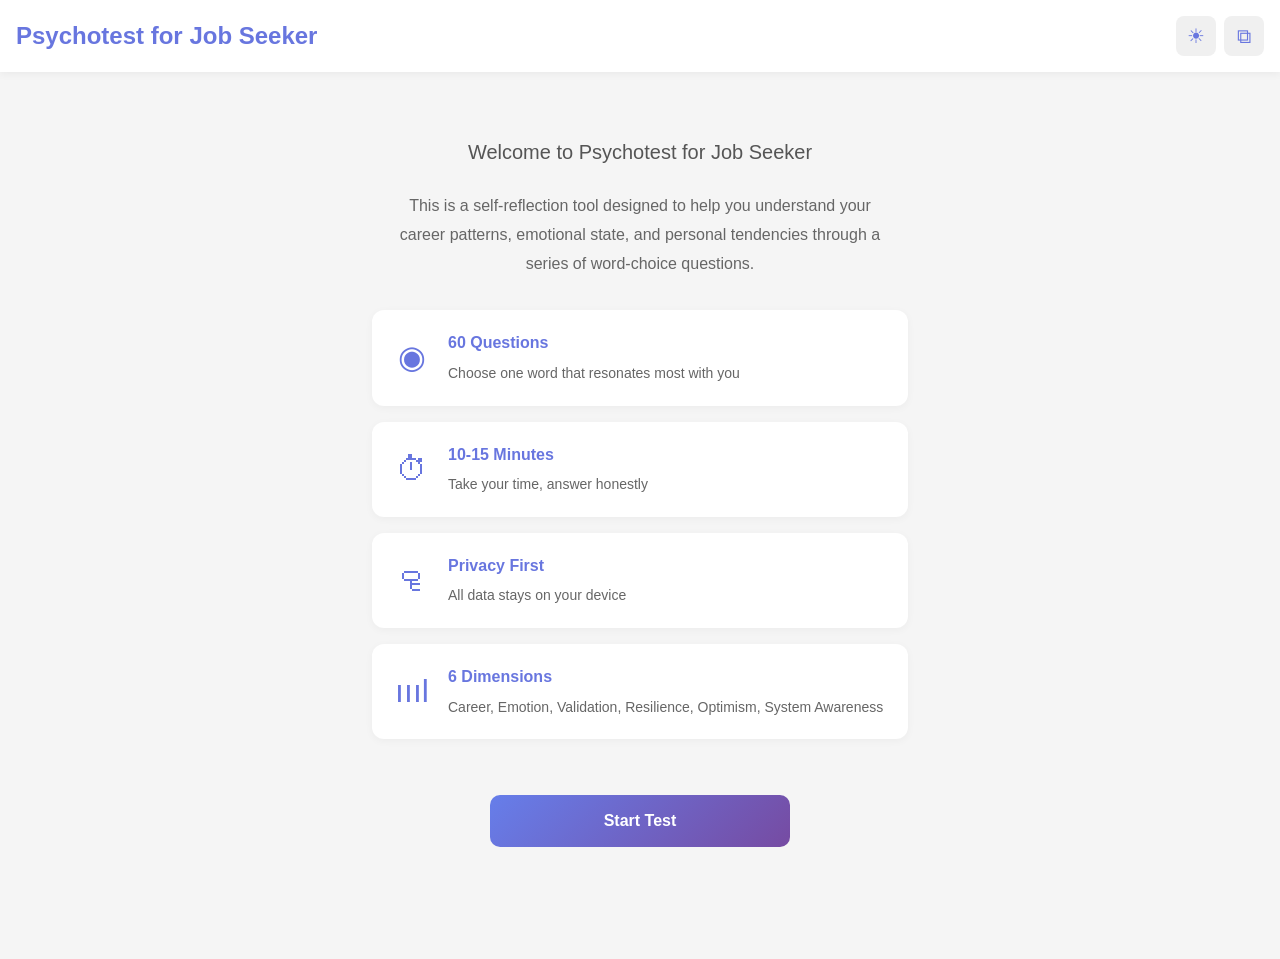
<file: psychotest/index.html>
<!DOCTYPE html>
<html lang="en">
<head>
    <meta charset="UTF-8">
    <meta name="viewport" content="width=device-width, initial-scale=1.0">
    <title>Psychotest for Job Seeker</title>
    <link rel="stylesheet" href="style.css">
</head>
<body>
    <div class="container">
        <header>
            <h1>Psychotest for Job Seeker</h1>
            <div class="controls">
                <button id="darkModeToggle" aria-label="Toggle dark mode">☀︎</button>
                <button id="readingModeToggle" aria-label="Toggle reading mode">⧉</button>
            </div>
        </header>
        <main id="app">
            <section class="page active" id="landingPage">
                <div class="landing-content">
                    <h2>Welcome to Psychotest for Job Seeker</h2>
                    <p class="landing-description">
                        This is a self-reflection tool designed to help you understand your career patterns, emotional state, and personal tendencies through a series of word-choice questions.
                    </p>
                    <div class="landing-info">
                        <div class="info-item">
                            <div class="info-icon">◉</div>
                            <div class="info-text">
                                <strong>60 Questions</strong>
                                <span>Choose one word that resonates most with you</span>
                            </div>
                        </div>
                        <div class="info-item">
                            <div class="info-icon">⏱</div>
                            <div class="info-text">
                                <strong>10-15 Minutes</strong>
                                <span>Take your time, answer honestly</span>
                            </div>
                        </div>
                        <div class="info-item">
                            <div class="info-icon">ꄗ</div>
                            <div class="info-text">
                                <strong>Privacy First</strong>
                                <span>All data stays on your device</span>
                            </div>
                        </div>
                        <div class="info-item">
                            <div class="info-icon">ıııl</div>
                            <div class="info-text">
                                <strong>6 Dimensions</strong>
                                <span>Career, Emotion, Validation, Resilience, Optimism, System Awareness</span>
                            </div>
                        </div>
                    </div>
                    <button id="startBtn" class="btn btn-primary">Start Test</button>
                </div>
            </section>
            <div id="progressBar">
                <div id="progressFill"></div>
            </div>
            <div id="progressText">Question <span id="currentQ">0</span> / 60</div>
            <section class="page" data-page="1">
                <h2>Page 1 / 3</h2>
                <div class="question">
                    <p class="question-number">1.</p>
                    <label><input type="radio" name="q1" value="jobs"> jobs</label>
                    <label><input type="radio" name="q1" value="internship"> internship</label>
                    <label><input type="radio" name="q1" value="professional profile"> professional profile</label>
                </div>
                <div class="question">
                    <p class="question-number">2.</p>
                    <label><input type="radio" name="q2" value="effort"> effort</label>
                    <label><input type="radio" name="q2" value="fear"> fear</label>
                    <label><input type="radio" name="q2" value="financial pressure"> financial pressure</label>
                </div>
                <div class="question">
                    <p class="question-number">3.</p>
                    <label><input type="radio" name="q3" value="tired"> tired</label>
                    <label><input type="radio" name="q3" value="rushed"> rushed</label>
                    <label><input type="radio" name="q3" value="less genuine"> less genuine</label>
                </div>
                <div class="question">
                    <p class="question-number">4.</p>
                    <label><input type="radio" name="q4" value="portfolio"> portfolio</label>
                    <label><input type="radio" name="q4" value="resume"> resume</label>
                    <label><input type="radio" name="q4" value="personal branding"> personal branding</label>
                </div>
                <div class="question">
                    <p class="question-number">5.</p>
                    <label><input type="radio" name="q5" value="connections"> connections</label>
                    <label><input type="radio" name="q5" value="insider access"> insider access</label>
                    <label><input type="radio" name="q5" value="asking for opportunities"> asking for opportunities</label>
                </div>
                <div class="question">
                    <p class="question-number">6.</p>
                    <label><input type="radio" name="q6" value="policy issues"> policy issues</label>
                    <label><input type="radio" name="q6" value="unemployment"> unemployment</label>
                    <label><input type="radio" name="q6" value="unreliable platforms"> unreliable platforms</label>
                </div>
                <div class="question">
                    <p class="question-number">7.</p>
                    <label><input type="radio" name="q7" value="coding"> coding</label>
                    <label><input type="radio" name="q7" value="physical work"> physical work</label>
                    <label><input type="radio" name="q7" value="trading"> trading</label>
                </div>
                <div class="question">
                    <p class="question-number">8.</p>
                    <label><input type="radio" name="q8" value="AI"> AI</label>
                    <label><input type="radio" name="q8" value="efficiency"> efficiency</label>
                    <label><input type="radio" name="q8" value="economic system"> economic system</label>
                </div>
                <div class="question">
                    <p class="question-number">9.</p>
                    <label><input type="radio" name="q9" value="politics"> politics</label>
                    <label><input type="radio" name="q9" value="economics"> economics</label>
                    <label><input type="radio" name="q9" value="environment"> environment</label>
                </div>
                <div class="question">
                    <p class="question-number">10.</p>
                    <label><input type="radio" name="q10" value="recognition"> recognition</label>
                    <label><input type="radio" name="q10" value="financial security"> financial security</label>
                    <label><input type="radio" name="q10" value="desire"> desire</label>
                </div>
                <div class="question">
                    <p class="question-number">11.</p>
                    <label><input type="radio" name="q11" value="difficulty sleeping"> difficulty sleeping</label>
                    <label><input type="radio" name="q11" value="difficulty relaxing"> difficulty relaxing</label>
                    <label><input type="radio" name="q11" value="difficulty earning"> difficulty earning</label>
                </div>
                <div class="question">
                    <p class="question-number">12.</p>
                    <label><input type="radio" name="q12" value="less fit"> less fit</label>
                    <label><input type="radio" name="q12" value="less happy"> less happy</label>
                    <label><input type="radio" name="q12" value="less spiritual"> less spiritual</label>
                </div>
                <div class="question">
                    <p class="question-number">13.</p>
                    <label><input type="radio" name="q13" value="anger"> anger</label>
                    <label><input type="radio" name="q13" value="love"> love</label>
                    <label><input type="radio" name="q13" value="fear"> fear</label>
                </div>
                <div class="question">
                    <p class="question-number">14.</p>
                    <label><input type="radio" name="q14" value="God"> God</label>
                    <label><input type="radio" name="q14" value="yourself"> yourself</label>
                    <label><input type="radio" name="q14" value="others"> others</label>
                </div>
                <div class="question">
                    <p class="question-number">15.</p>
                    <label><input type="radio" name="q15" value="stability"> stability</label>
                    <label><input type="radio" name="q15" value="growth"> growth</label>
                    <label><input type="radio" name="q15" value="freedom"> freedom</label>
                </div>
                <div class="question">
                    <p class="question-number">16.</p>
                    <label><input type="radio" name="q16" value="recognition"> recognition</label>
                    <label><input type="radio" name="q16" value="income"> income</label>
                    <label><input type="radio" name="q16" value="passion"> passion</label>
                </div>
                <div class="question">
                    <p class="question-number">17.</p>
                    <label><input type="radio" name="q17" value="overthinking"> overthinking</label>
                    <label><input type="radio" name="q17" value="clarity"> clarity</label>
                    <label><input type="radio" name="q17" value="distraction"> distraction</label>
                </div>
                <div class="question">
                    <p class="question-number">18.</p>
                    <label><input type="radio" name="q18" value="burnout"> burnout</label>
                    <label><input type="radio" name="q18" value="pressure"> pressure</label>
                    <label><input type="radio" name="q18" value="emptiness"> emptiness</label>
                </div>
                <div class="question">
                    <p class="question-number">19.</p>
                    <label><input type="radio" name="q19" value="opportunity"> opportunity</label>
                    <label><input type="radio" name="q19" value="luck"> luck</label>
                    <label><input type="radio" name="q19" value="advantage"> advantage</label>
                </div>
                <div class="question">
                    <p class="question-number">20.</p>
                    <label><input type="radio" name="q20" value="routine"> routine</label>
                    <label><input type="radio" name="q20" value="chaos"> chaos</label>
                    <label><input type="radio" name="q20" value="control"> control</label>
                </div>
            </section>
            <section class="page" data-page="2">
                <h2>Page 2 / 3</h2>
                <div class="question">
                    <p class="question-number">21.</p>
                    <label><input type="radio" name="q21" value="discipline"> discipline</label>
                    <label><input type="radio" name="q21" value="motivation"> motivation</label>
                    <label><input type="radio" name="q21" value="consistency"> consistency</label>
                </div>
                <div class="question">
                    <p class="question-number">22.</p>
                    <label><input type="radio" name="q22" value="comparison"> comparison</label>
                    <label><input type="radio" name="q22" value="self-acceptance"> self-acceptance</label>
                    <label><input type="radio" name="q22" value="ambition"> ambition</label>
                </div>
                <div class="question">
                    <p class="question-number">23.</p>
                    <label><input type="radio" name="q23" value="risk"> risk</label>
                    <label><input type="radio" name="q23" value="safety"> safety</label>
                    <label><input type="radio" name="q23" value="uncertainty"> uncertainty</label>
                </div>
                <div class="question">
                    <p class="question-number">24.</p>
                    <label><input type="radio" name="q24" value="learning"> learning</label>
                    <label><input type="radio" name="q24" value="earning"> earning</label>
                    <label><input type="radio" name="q24" value="waiting"> waiting</label>
                </div>
                <div class="question">
                    <p class="question-number">25.</p>
                    <label><input type="radio" name="q25" value="isolation"> isolation</label>
                    <label><input type="radio" name="q25" value="connection"> connection</label>
                    <label><input type="radio" name="q25" value="independence"> independence</label>
                </div>
                <div class="question">
                    <p class="question-number">26.</p>
                    <label><input type="radio" name="q26" value="purpose"> purpose</label>
                    <label><input type="radio" name="q26" value="survival"> survival</label>
                    <label><input type="radio" name="q26" value="success"> success</label>
                </div>
                <div class="question">
                    <p class="question-number">27.</p>
                    <label><input type="radio" name="q27" value="doubt"> doubt</label>
                    <label><input type="radio" name="q27" value="confidence"> confidence</label>
                    <label><input type="radio" name="q27" value="denial"> denial</label>
                </div>
                <div class="question">
                    <p class="question-number">28.</p>
                    <label><input type="radio" name="q28" value="rest"> rest</label>
                    <label><input type="radio" name="q28" value="productivity"> productivity</label>
                    <label><input type="radio" name="q28" value="guilt"> guilt</label>
                </div>
                <div class="question">
                    <p class="question-number">29.</p>
                    <label><input type="radio" name="q29" value="patience"> patience</label>
                    <label><input type="radio" name="q29" value="urgency"> urgency</label>
                    <label><input type="radio" name="q29" value="hesitation"> hesitation</label>
                </div>
                <div class="question">
                    <p class="question-number">30.</p>
                    <label><input type="radio" name="q30" value="meaning"> meaning</label>
                    <label><input type="radio" name="q30" value="achievement"> achievement</label>
                    <label><input type="radio" name="q30" value="approval"> approval</label>
                </div>
                <div class="question">
                    <p class="question-number">31.</p>
                    <label><input type="radio" name="q31" value="hope"> hope</label>
                    <label><input type="radio" name="q31" value="progress"> progress</label>
                    <label><input type="radio" name="q31" value="peace"> peace</label>
                </div>
                <div class="question">
                    <p class="question-number">32.</p>
                    <label><input type="radio" name="q32" value="growth"> growth</label>
                    <label><input type="radio" name="q32" value="support"> support</label>
                    <label><input type="radio" name="q32" value="direction"> direction</label>
                </div>
                <div class="question">
                    <p class="question-number">33.</p>
                    <label><input type="radio" name="q33" value="calm"> calm</label>
                    <label><input type="radio" name="q33" value="resilience"> resilience</label>
                    <label><input type="radio" name="q33" value="trust"> trust</label>
                </div>
                <div class="question">
                    <p class="question-number">34.</p>
                    <label><input type="radio" name="q34" value="opportunity"> opportunity</label>
                    <label><input type="radio" name="q34" value="connection"> connection</label>
                    <label><input type="radio" name="q34" value="preparation"> preparation</label>
                </div>
                <div class="question">
                    <p class="question-number">35.</p>
                    <label><input type="radio" name="q35" value="purpose"> purpose</label>
                    <label><input type="radio" name="q35" value="balance"> balance</label>
                    <label><input type="radio" name="q35" value="recovery"> recovery</label>
                </div>
                <div class="question">
                    <p class="question-number">36.</p>
                    <label><input type="radio" name="q36" value="gratitude"> gratitude</label>
                    <label><input type="radio" name="q36" value="clarity"> clarity</label>
                    <label><input type="radio" name="q36" value="patience"> patience</label>
                </div>
                <div class="question">
                    <p class="question-number">37.</p>
                    <label><input type="radio" name="q37" value="learning"> learning</label>
                    <label><input type="radio" name="q37" value="improvement"> improvement</label>
                    <label><input type="radio" name="q37" value="mastery"> mastery</label>
                </div>
                <div class="question">
                    <p class="question-number">38.</p>
                    <label><input type="radio" name="q38" value="confidence"> confidence</label>
                    <label><input type="radio" name="q38" value="sincerity"> sincerity</label>
                    <label><input type="radio" name="q38" value="warmth"> warmth</label>
                </div>
                <div class="question">
                    <p class="question-number">39.</p>
                    <label><input type="radio" name="q39" value="stability"> stability</label>
                    <label><input type="radio" name="q39" value="freedom"> freedom</label>
                    <label><input type="radio" name="q39" value="fulfillment"> fulfillment</label>
                </div>
                <div class="question">
                    <p class="question-number">40.</p>
                    <label><input type="radio" name="q40" value="support"> support</label>
                    <label><input type="radio" name="q40" value="encouragement"> encouragement</label>
                    <label><input type="radio" name="q40" value="cooperation"> cooperation</label>
                </div>
            </section>
            <section class="page" data-page="3">
                <h2>Page 3 / 3</h2>
                <div class="question">
                    <p class="question-number">41.</p>
                    <label><input type="radio" name="q41" value="rest"> rest</label>
                    <label><input type="radio" name="q41" value="renewal"> renewal</label>
                    <label><input type="radio" name="q41" value="strength"> strength</label>
                </div>
                <div class="question">
                    <p class="question-number">42.</p>
                    <label><input type="radio" name="q42" value="consistency"> consistency</label>
                    <label><input type="radio" name="q42" value="discipline"> discipline</label>
                    <label><input type="radio" name="q42" value="ease"> ease</label>
                </div>
                <div class="question">
                    <p class="question-number">43.</p>
                    <label><input type="radio" name="q43" value="vision"> vision</label>
                    <label><input type="radio" name="q43" value="effort"> effort</label>
                    <label><input type="radio" name="q43" value="results"> results</label>
                </div>
                <div class="question">
                    <p class="question-number">44.</p>
                    <label><input type="radio" name="q44" value="kindness"> kindness</label>
                    <label><input type="radio" name="q44" value="honesty"> honesty</label>
                    <label><input type="radio" name="q44" value="confidence"> confidence</label>
                </div>
                <div class="question">
                    <p class="question-number">45.</p>
                    <label><input type="radio" name="q45" value="healing"> healing</label>
                    <label><input type="radio" name="q45" value="acceptance"> acceptance</label>
                    <label><input type="radio" name="q45" value="courage"> courage</label>
                </div>
                <div class="question">
                    <p class="question-number">46.</p>
                    <label><input type="radio" name="q46" value="optimism"> optimism</label>
                    <label><input type="radio" name="q46" value="realism"> realism</label>
                    <label><input type="radio" name="q46" value="hope"> hope</label>
                </div>
                <div class="question">
                    <p class="question-number">47.</p>
                    <label><input type="radio" name="q47" value="connection"> connection</label>
                    <label><input type="radio" name="q47" value="belonging"> belonging</label>
                    <label><input type="radio" name="q47" value="understanding"> understanding</label>
                </div>
                <div class="question">
                    <p class="question-number">48.</p>
                    <label><input type="radio" name="q48" value="development"> development</label>
                    <label><input type="radio" name="q48" value="achievement"> achievement</label>
                    <label><input type="radio" name="q48" value="self-trust"> self-trust</label>
                </div>
                <div class="question">
                    <p class="question-number">49.</p>
                    <label><input type="radio" name="q49" value="calmness"> calmness</label>
                    <label><input type="radio" name="q49" value="focus"> focus</label>
                    <label><input type="radio" name="q49" value="momentum"> momentum</label>
                </div>
                <div class="question">
                    <p class="question-number">50.</p>
                    <label><input type="radio" name="q50" value="progress"> progress</label>
                    <label><input type="radio" name="q50" value="patience"> patience</label>
                    <label><input type="radio" name="q50" value="confidence"> confidence</label>
                </div>
                <div class="question">
                    <p class="question-number">51.</p>
                    <label><input type="radio" name="q51" value="creativity"> creativity</label>
                    <label><input type="radio" name="q51" value="expression"> expression</label>
                    <label><input type="radio" name="q51" value="confidence"> confidence</label>
                </div>
                <div class="question">
                    <p class="question-number">52.</p>
                    <label><input type="radio" name="q52" value="support"> support</label>
                    <label><input type="radio" name="q52" value="appreciation"> appreciation</label>
                    <label><input type="radio" name="q52" value="encouragement"> encouragement</label>
                </div>
                <div class="question">
                    <p class="question-number">53.</p>
                    <label><input type="radio" name="q53" value="purpose"> purpose</label>
                    <label><input type="radio" name="q53" value="growth"> growth</label>
                    <label><input type="radio" name="q53" value="contribution"> contribution</label>
                </div>
                <div class="question">
                    <p class="question-number">54.</p>
                    <label><input type="radio" name="q54" value="resilience"> resilience</label>
                    <label><input type="radio" name="q54" value="recovery"> recovery</label>
                    <label><input type="radio" name="q54" value="balance"> balance</label>
                </div>
                <div class="question">
                    <p class="question-number">55.</p>
                    <label><input type="radio" name="q55" value="sincerity"> sincerity</label>
                    <label><input type="radio" name="q55" value="trust"> trust</label>
                    <label><input type="radio" name="q55" value="openness"> openness</label>
                </div>
                <div class="question">
                    <p class="question-number">56.</p>
                    <label><input type="radio" name="q56" value="learning"> learning</label>
                    <label><input type="radio" name="q56" value="adaptability"> adaptability</label>
                    <label><input type="radio" name="q56" value="readiness"> readiness</label>
                </div>
                <div class="question">
                    <p class="question-number">57.</p>
                    <label><input type="radio" name="q57" value="peace"> peace</label>
                    <label><input type="radio" name="q57" value="clarity"> clarity</label>
                    <label><input type="radio" name="q57" value="renewal"> renewal</label>
                </div>
                <div class="question">
                    <p class="question-number">58.</p>
                    <label><input type="radio" name="q58" value="kindness"> kindness</label>
                    <label><input type="radio" name="q58" value="strength"> strength</label>
                    <label><input type="radio" name="q58" value="wisdom"> wisdom</label>
                </div>
                <div class="question">
                    <p class="question-number">59.</p>
                    <label><input type="radio" name="q59" value="effort"> effort</label>
                    <label><input type="radio" name="q59" value="consistency"> consistency</label>
                    <label><input type="radio" name="q59" value="success"> success</label>
                </div>
                <div class="question">
                    <p class="question-number">60.</p>
                    <label><input type="radio" name="q60" value="hope"> hope</label>
                    <label><input type="radio" name="q60" value="dignity"> dignity</label>
                    <label><input type="radio" name="q60" value="direction"> direction</label>
                </div>
            </section>
            <section class="page" id="resultPage">
                <h2>Your Result</h2>
                <div id="resultContent"></div>
                <div class="result-actions">
                    <button id="tryAgainBtn" class="btn btn-primary">Try Again</button>
                </div>
            </section>
            <nav class="nav-buttons">
                <button id="prevBtn" class="btn btn-secondary" disabled>Previous</button>
                <button id="nextBtn" class="btn btn-primary">Next</button>
                <button id="submitBtn" class="btn btn-primary" style="display:none;">See Result</button>
            </nav>
            <div class="reset-container">
                <button id="resetBtn" class="btn btn-secondary btn-small">Reset All Answers</button>
            </div>
            <div id="validationModal" class="modal">
                <div class="modal-content">
                    <div class="modal-icon">⚠︎</div>
                    <h3 id="modalTitle">Incomplete Answers</h3>
                    <p id="modalMessage">Please answer all questions before proceeding.</p>
                    <button id="modalCloseBtn" class="btn btn-primary">OK</button>
                </div>
            </div>
            <div id="resetModal" class="modal">
                <div class="modal-content">
                    <div class="modal-icon">⟳</div>
                    <h3>Reset Test?</h3>
                    <p>This will clear all your answers and start fresh. This action cannot be undone.</p>
                    <div class="modal-actions">
                        <button id="confirmResetBtn" class="btn btn-primary">Reset</button>
                        <button id="cancelResetBtn" class="btn btn-secondary">Cancel</button>
                    </div>
                </div>
            </div>
        </main>
    </div>
    <script src="script.js"></script>
</body>
</html>
</file>
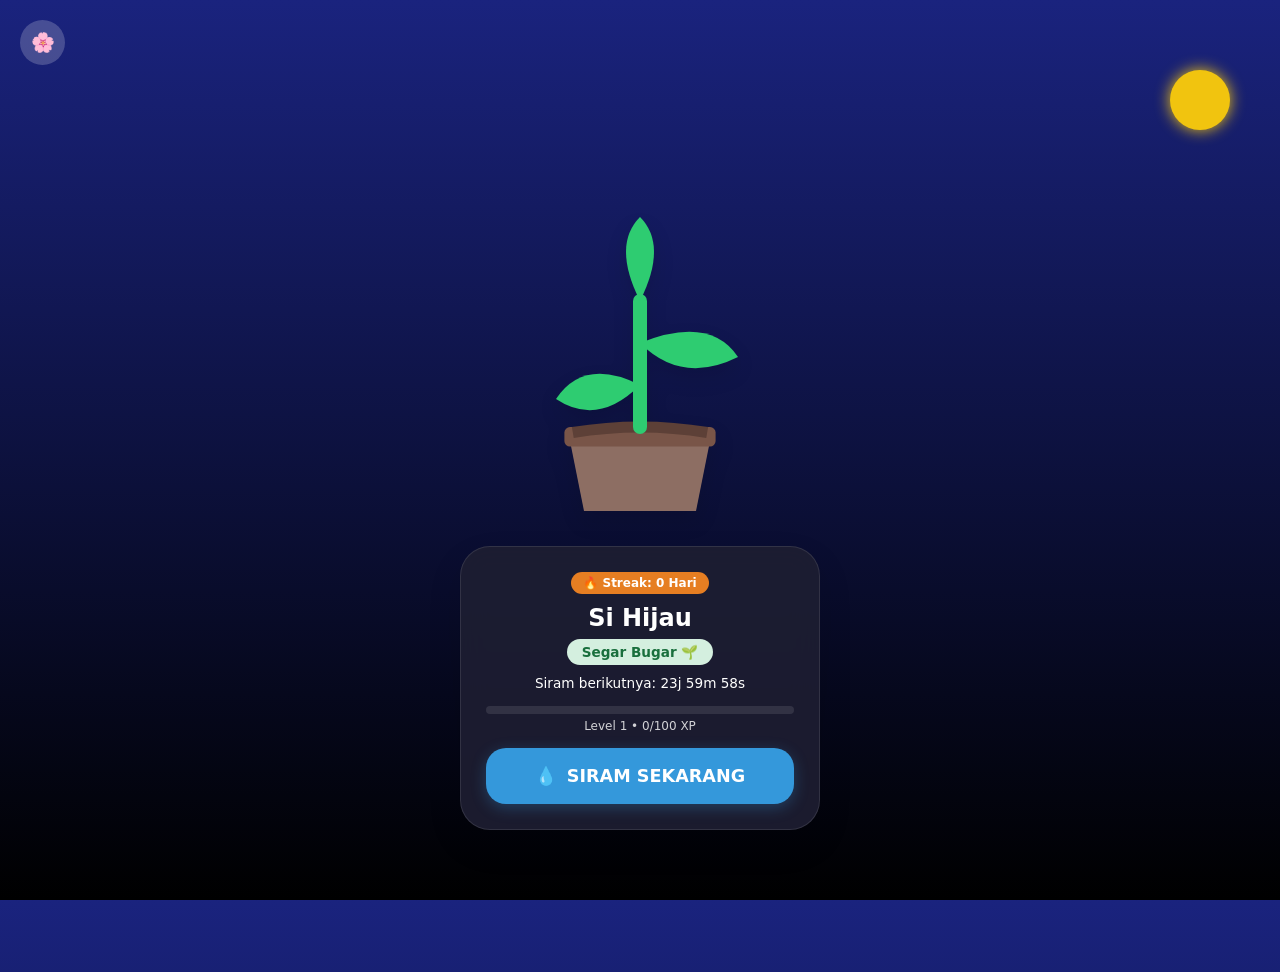
<file: window-garden-pro/index.html>
<!DOCTYPE html>
<html lang="id">
<head>
    <meta charset="UTF-8">
    <meta name="viewport" content="width=device-width, initial-scale=1.0">
    <title>Window Garden Pro</title>
    <style>
        :root {
            --bg-day: linear-gradient(180deg, #A1E3FF 0%, #E3F2FD 100%);
            --bg-night: linear-gradient(180deg, #1A237E 0%, #000000 100%);
            --sun-moon: #FFD600;
            --soil-wet: #5D4037;
            --soil-dry: #D7CCC8;
            --primary: #2ECC71;
            --text-main: #2C3E50;
            --card-glass: rgba(255, 255, 255, 0.85);
        }

        * { box-sizing: border-box; margin: 0; padding: 0; font-family: 'Segoe UI', system-ui, sans-serif; }

        body {
            width: 100vw;
            height: 100vh;
            display: flex;
            flex-direction: column;
            align-items: center;
            justify-content: center;
            overflow: hidden;
            transition: background 1s ease;
            color: var(--text-main);
        }

        body.day { background: var(--bg-day); }
        body.night { background: var(--bg-night); color: #FFF; }

        /* Ambient Elements */
        .sky-body {
            position: absolute;
            top: 50px;
            right: 50px;
            width: 60px;
            height: 60px;
            border-radius: 50%;
            background: var(--sun-moon);
            box-shadow: 0 0 30px var(--sun-moon);
            transition: all 1s ease;
        }
        body.night .sky-body { background: #F1C40F; box-shadow: 0 0 15px #F1C40F; transform: translateY(20px); }

        /* Plant Display */
        .stage {
            position: relative;
            width: 100%;
            max-width: 400px;
            height: 55vh;
            display: flex;
            flex-direction: column;
            align-items: center;
            justify-content: flex-end;
        }

        #plant-svg {
            width: 280px;
            height: 350px;
            filter: drop-shadow(0 10px 10px rgba(0,0,0,0.1));
            z-index: 5;
        }

        .stem { fill: none; stroke-width: 5; stroke-linecap: round; transition: all 0.8s ease; }
        .leaf { transition: all 0.8s ease; transform-origin: center bottom; }
        .pot-soil { transition: stroke 1s ease; }

        /* UI Panel */
        .panel {
            width: 90%;
            max-width: 360px;
            background: var(--card-glass);
            backdrop-filter: blur(15px);
            padding: 25px;
            border-radius: 30px;
            text-align: center;
            box-shadow: 0 15px 35px rgba(0,0,0,0.1);
            margin-bottom: 20px;
            z-index: 20;
        }
        body.night .panel { background: rgba(30, 30, 50, 0.9); color: white; border: 1px solid rgba(255,255,255,0.1); }

        .streak-badge {
            background: #E67E22;
            color: white;
            padding: 4px 12px;
            border-radius: 15px;
            font-size: 0.75rem;
            font-weight: bold;
            margin-bottom: 10px;
            display: inline-block;
        }

        .level-bar {
            width: 100%;
            height: 8px;
            background: rgba(0,0,0,0.1);
            border-radius: 10px;
            margin: 15px 0 5px;
            overflow: hidden;
        }
        body.night .level-bar { background: rgba(255,255,255,0.1); }
        .level-progress {
            height: 100%;
            background: var(--primary);
            width: 0%;
            transition: width 0.5s cubic-bezier(0.175, 0.885, 0.32, 1.275);
        }

        .status-pill {
            display: inline-block;
            padding: 5px 15px;
            border-radius: 20px;
            font-size: 0.85rem;
            font-weight: 700;
            margin-bottom: 10px;
            transition: all 0.3s;
        }
        .s-segar { background: #D4EFDF; color: #196F3D; }
        .s-normal { background: #EAF9F0; color: #1E8449; }
        .s-haus { background: #FCF3CF; color: #9A7D0A; }
        .s-layu { background: #FADBD8; color: #943126; }
        .s-libur { background: #E5E7E9; color: #566573; }

        .btn-water {
            background: #3498DB;
            color: white;
            border: none;
            padding: 18px;
            width: 100%;
            border-radius: 20px;
            font-size: 1.1rem;
            font-weight: 700;
            cursor: pointer;
            transition: all 0.3s ease;
            display: flex;
            align-items: center;
            justify-content: center;
            gap: 10px;
            box-shadow: 0 4px 15px rgba(52, 152, 219, 0.3);
        }
        .btn-water:hover:not(:disabled) { background: #2980B9; transform: translateY(-2px); }
        .btn-water:active:not(:disabled) { transform: scale(0.95); }
        .btn-water:disabled { background: #BDC3C7; cursor: not-allowed; opacity: 0.7; }

        /* Settings Modal */
        .modal-overlay {
            position: fixed;
            top: 0; left: 0; width: 100%; height: 100%;
            background: rgba(0,0,0,0.5);
            display: none;
            align-items: center;
            justify-content: center;
            z-index: 1000;
            backdrop-filter: blur(5px);
        }
        .modal {
            background: white;
            padding: 30px;
            border-radius: 25px;
            width: 90%;
            max-width: 340px;
            text-align: left;
        }
        body.night .modal { background: #1e1e2f; color: white; }
        .modal h2 { margin-bottom: 20px; font-size: 1.2rem; }
        .modal label { display: block; font-size: 0.85rem; margin-bottom: 8px; opacity: 0.8; }
        .modal input[type="number"] {
            width: 100%;
            padding: 12px;
            margin-bottom: 20px;
            border-radius: 10px;
            border: 1px solid #ddd;
            background: #f9f9f9;
            outline: none;
        }
        body.night .modal input[type="number"] { background: #2d2d44; border-color: #444; color: white; }
        
        .setting-row { display: flex; justify-content: space-between; align-items: center; margin-bottom: 20px; }
        .switch { position: relative; display: inline-block; width: 50px; height: 24px; }
        .switch input { opacity: 0; width: 0; height: 0; }
        .slider { position: absolute; cursor: pointer; top: 0; left: 0; right: 0; bottom: 0; background-color: #ccc; transition: .4s; border-radius: 24px; }
        .slider:before { position: absolute; content: ""; height: 18px; width: 18px; left: 3px; bottom: 3px; background-color: white; transition: .4s; border-radius: 50%; }
        input:checked + .slider { background-color: var(--primary); }
        input:checked + .slider:before { transform: translateX(26px); }

        .modal-btns { display: flex; gap: 10px; }
        .btn-save { flex: 1; padding: 12px; background: var(--primary); border: none; border-radius: 10px; color: white; font-weight: bold; cursor: pointer; }
        .btn-close { padding: 12px; background: #eee; border: none; border-radius: 10px; cursor: pointer; }
        body.night .btn-close { background: #333; color: white; }

        /* Advanced Ambient CSS */
        .btn-settings { position: absolute; top: 20px; left: 20px; background: rgba(255,255,255,0.2); border: none; font-size: 1.2rem; cursor: pointer; width: 45px; height: 45px; border-radius: 50%; display: flex; align-items: center; justify-content: center; transition: 0.3s; z-index: 50; }
        .btn-settings:hover { background: rgba(255,255,255,0.4); transform: rotate(45deg); }
        
        /* Daun Berjatuhan */
        .floating-leaf { position: absolute; pointer-events: none; z-index: 1; }
        @keyframes fall {
            0% { transform: translateY(-10vh) translateX(0) rotate(0deg); opacity: 0; }
            10% { opacity: 0.8; }
            90% { opacity: 0.8; }
            100% { transform: translateY(110vh) translateX(100px) rotate(360deg); opacity: 0; }
        }

        /* Kupu-kupu Ambient */
        .butterfly {
            position: absolute;
            font-size: 20px;
            pointer-events: none;
            z-index: 15;
            transition: all 4s linear;
        }

        /* Sparkle Ambient */
        .sparkle {
            position: absolute;
            width: 15px;
            height: 15px;
            background: white;
            clip-path: polygon(50% 0%, 61% 35%, 98% 35%, 68% 57%, 79% 91%, 50% 70%, 21% 91%, 32% 57%, 2% 35%, 39% 35%);
            opacity: 0;
            pointer-events: none;
            z-index: 10;
        }
        @keyframes sparkle-anim {
            0% { transform: scale(0) rotate(0deg); opacity: 0; }
            50% { opacity: 1; }
            100% { transform: scale(1.5) rotate(180deg); opacity: 0; }
        }

        .name-edit {
            background: transparent;
            border: none;
            color: inherit;
            font-size: 1.5rem;
            font-weight: 800;
            text-align: center;
            width: 100%;
            margin-bottom: 5px;
            outline: none;
            border-bottom: 2px solid transparent;
            transition: 0.3s;
        }
        .name-edit:focus { border-bottom-color: var(--primary); }
    </style>
</head>
<body class="day">

    <button class="btn-settings" onclick="toggleModal(true)">🌸</button>
    <div class="sky-body"></div>

    <div class="stage" id="stage">
        <svg id="plant-svg" viewBox="0 0 100 120">
            <path d="M30 110 L70 110 L75 85 L25 85 Z" fill="#8D6E63" />
            <rect x="23" y="80" width="54" height="7" rx="2" fill="#795548" />
            <path id="soil" class="pot-soil" d="M26 82 Q50 78 74 82" stroke="#5D4037" stroke-width="4" fill="none" />
            <path id="stem" class="stem" d="M50 80 Q50 50 50 30" stroke="#27AE60" />
            <g id="leaves">
                <path class="leaf" d="M50 65 Q30 55 20 70 Q35 80 50 65" fill="#2ECC71" />
                <path class="leaf" d="M50 50 Q75 40 85 55 Q65 65 50 50" fill="#27AE60" />
                <path id="top-leaf" class="leaf" d="M50 35 Q40 15 50 5 Q60 15 50 35" fill="#2ECC71" />
            </g>
        </svg>
    </div>

    <div class="panel">
        <div id="streak-info" class="streak-badge">🔥 Streak: 0 Hari</div>
        <input type="text" id="plant-name" class="name-edit" placeholder="Nama Tanaman" maxlength="15">
        
        <div id="status-pill" class="status-pill s-segar">Memuat...</div>
        
        <p id="timer-text" style="font-size: 0.85rem; margin-bottom: 10px; font-weight: 500;">Menghitung waktu...</p>

        <div class="level-bar">
            <div id="level-progress" class="level-progress"></div>
        </div>
        <p style="font-size: 0.75rem; margin-bottom: 15px; opacity: 0.8;">
            Level <span id="level-txt">1</span> • <span id="exp-txt">0</span>/100 XP
        </p>

        <button id="btn-water" class="btn-water" onclick="doWatering()">
            <span>💧</span> SIRAM SEKARANG
        </button>
    </div>

    <!-- Modal Settings -->
    <div id="settings-modal" class="modal-overlay">
        <div class="modal">
            <h2>Pengaturan Kebun</h2>
            
            <label>Interval Siram (Jam)</label>
            <input type="number" id="input-interval" min="1" max="720">

            <div class="setting-row">
                <label style="margin:0">Mode Libur (Jeda)</label>
                <label class="switch">
                    <input type="checkbox" id="input-pause">
                    <span class="slider"></span>
                </label>
            </div>

            <div class="modal-btns">
                <button class="btn-close" onclick="toggleModal(false)">Batal</button>
                <button class="btn-save" onclick="saveSettings()">Simpan</button>
            </div>
        </div>
    </div>

    <script>
        // --- DATA & STORAGE ---
        let db = {
            name: localStorage.getItem('garden_name') || 'Si Hijau',
            lastWatered: parseInt(localStorage.getItem('garden_last')) || Date.now(),
            interval: parseInt(localStorage.getItem('garden_int')) || 86400000, 
            exp: parseInt(localStorage.getItem('garden_exp')) || 0,
            level: parseInt(localStorage.getItem('garden_lvl')) || 1,
            streak: parseInt(localStorage.getItem('garden_str')) || 0,
            lastStreakUpdate: localStorage.getItem('garden_str_date') || '',
            isPaused: localStorage.getItem('garden_paused') === 'true',
            pauseStart: parseInt(localStorage.getItem('garden_pause_start')) || 0
        };

        const save = () => {
            localStorage.setItem('garden_name', db.name);
            localStorage.setItem('garden_last', db.lastWatered);
            localStorage.setItem('garden_int', db.interval);
            localStorage.setItem('garden_exp', db.exp);
            localStorage.setItem('garden_lvl', db.level);
            localStorage.setItem('garden_str', db.streak);
            localStorage.setItem('garden_str_date', db.lastStreakUpdate);
            localStorage.setItem('garden_paused', db.isPaused);
            localStorage.setItem('garden_pause_start', db.pauseStart);
        };

        // --- STEM PATH GENERATOR ---
        function getStemPath(state, level) {
            let baseY = 80;
            let targetY = 35;
            let curveX = 50;
            const growth = Math.min((level - 1) * 2, 25);
            
            if (state === 'normal') targetY = 40;
            if (state === 'haus') { targetY = 50; curveX = 55; }
            if (state === 'layu') { targetY = 65; curveX = 65; }

            const finalY = targetY - growth;
            return `M50 ${baseY} Q${curveX} ${(baseY + finalY)/2} 50 ${finalY}`;
        }

        // --- LOGIC ---
        function update() {
            const now = Date.now();
            const hour = new Date().getHours();
            document.body.className = (hour >= 18 || hour < 6) ? 'night' : 'day';

            if (db.isPaused) {
                render('libur', 0);
                return;
            }

            const diff = now - db.lastWatered;
            let state = 'segar';
            if (diff > db.interval * 1.5) state = 'layu';
            else if (diff > db.interval) state = 'haus';
            else if (diff > db.interval * 0.6) state = 'normal';

            render(state, diff);
            
            // Random chance for sparkle if fresh
            if (state === 'segar' && Math.random() > 0.95) spawnSparkle();
        }

        function render(state, diff) {
            const pill = document.getElementById('status-pill');
            const timer = document.getElementById('timer-text');
            const stem = document.getElementById('stem');
            const soil = document.getElementById('soil');
            const leaves = document.querySelectorAll('.leaf');
            const progress = document.getElementById('level-progress');
            const btnWater = document.getElementById('btn-water');
            
            document.getElementById('level-txt').innerText = db.level;
            document.getElementById('exp-txt').innerText = db.exp;
            document.getElementById('streak-info').innerText = `🔥 Streak: ${db.streak} Hari`;
            progress.style.width = `${db.exp}%`;

            let color, badge, txt, soilColor;

            if (state === 'libur') {
                color = '#BDC3C7'; badge = 's-libur'; txt = 'Sedang Libur 💤'; soilColor = "#5D4037";
                timer.innerText = "Waktu sedang dihentikan.";
                btnWater.disabled = true;
            } else {
                btnWater.disabled = false;
                const rem = db.interval - diff;
                if (rem > 0) {
                    const h = Math.floor(rem/3600000), m = Math.floor((rem%3600000)/60000), s = Math.floor((rem%60000)/1000);
                    timer.innerText = `Siram berikutnya: ${h}j ${m}m ${s}s`;
                } else {
                    timer.innerText = `Tanaman sangat butuh air!`;
                }

                switch(state) {
                    case 'segar': color = '#2ECC71'; badge = 's-segar'; txt = 'Segar Bugar 🌱'; soilColor = "#5D4037"; break;
                    case 'normal': color = '#27AE60'; badge = 's-normal'; txt = 'Baik-baik Saja 🌱'; soilColor = "#5D4037"; break;
                    case 'haus': color = '#F1C40F'; badge = 's-haus'; txt = 'Mulai Haus 🪵'; soilColor = "#8D6E63"; break;
                    case 'layu': color = '#A0522D'; badge = 's-layu'; txt = 'Layu Parah 🪵'; soilColor = "#D7CCC8"; break;
                }
            }

            pill.className = `status-pill ${badge}`;
            pill.innerText = txt;
            stem.setAttribute('d', getStemPath(state, db.level));
            stem.style.stroke = color;
            soil.style.stroke = soilColor;
            leaves.forEach(l => {
                l.style.fill = color;
                l.style.transform = (state === 'layu') ? 'scale(0.8) rotate(15deg)' : 'scale(1)';
            });
        }

        function doWatering() {
            if (db.isPaused) return;
            const now = Date.now();
            const diff = now - db.lastWatered;

            if (diff > db.interval * 0.5) {
                db.exp += 20;
                checkStreak();
            } else {
                db.exp += 2;
            }

            if (db.exp >= 100) { db.level++; db.exp = 0; }
            db.lastWatered = now;
            save();
            update();
            createWaterFeedback();
        }

        function checkStreak() {
            const today = new Date().toDateString();
            if (db.lastStreakUpdate !== today) {
                db.streak++;
                db.lastStreakUpdate = today;
            }
        }

        function createWaterFeedback() {
            for(let i=0; i<10; i++) {
                const p = document.createElement('div');
                p.innerText = "💧";
                p.style.position = "fixed";
                p.style.left = "50%"; p.style.top = "45%";
                p.style.fontSize = (Math.random() * 10 + 15) + "px";
                p.style.pointerEvents = "none";
                p.style.zIndex = "100";
                p.style.transition = "all 0.8s cubic-bezier(0.25, 0.46, 0.45, 0.94)";
                document.body.appendChild(p);
                const tx = (Math.random() - 0.5) * 400;
                const ty = -100 - (Math.random() * 200);
                setTimeout(() => {
                    p.style.transform = `translate(${tx}px, ${ty}px) rotate(${tx}deg)`;
                    p.style.opacity = "0";
                }, 10);
                setTimeout(() => p.remove(), 2000);
            }
        }

        // --- SETTINGS MODAL ---
        function toggleModal(show) {
            const modal = document.getElementById('settings-modal');
            document.getElementById('input-interval').value = db.interval / 3600000;
            document.getElementById('input-pause').checked = db.isPaused;
            modal.style.display = show ? 'flex' : 'none';
        }

        function saveSettings() {
            const val = parseFloat(document.getElementById('input-interval').value);
            const pauseVal = document.getElementById('input-pause').checked;
            const now = Date.now();

            if (pauseVal && !db.isPaused) {
                db.isPaused = true;
                db.pauseStart = now;
            } else if (!pauseVal && db.isPaused) {
                const pauseDuration = now - db.pauseStart;
                db.lastWatered += pauseDuration;
                db.isPaused = false;
                db.pauseStart = 0;
            }

            if (!isNaN(val) && val >= 0.1) {
                db.interval = val * 3600000;
            }

            save();
            update();
            toggleModal(false);
        }

        // --- ENRICHED AMBIENT ---

        // 1. Daun Berguguran (Variasi Kecepatan)
        function spawnAmbientLeaf() {
            const leaf = document.createElement('div');
            leaf.className = 'floating-leaf';
            leaf.innerHTML = Math.random() > 0.5 ? "🌿" : "🍁";
            leaf.style.left = Math.random() * 100 + "vw";
            leaf.style.top = "-5vh";
            leaf.style.fontSize = (Math.random() * 15 + 15) + "px";
            leaf.style.opacity = Math.random() * 0.5 + 0.3;
            leaf.style.animation = `fall ${Math.random() * 4 + 6}s linear forwards`;
            document.body.appendChild(leaf);
            setTimeout(() => leaf.remove(), 10000);
            setTimeout(spawnAmbientLeaf, Math.random() * 8000 + 4000);
        }

        // 2. Kupu-kupu (Lewat secara periodik)
        function spawnButterfly() {
            const b = document.createElement('div');
            b.className = 'butterfly';
            b.innerHTML = "🐞";
            const side = Math.random() > 0.5;
            b.style.left = side ? "-50px" : "110vw";
            b.style.top = (Math.random() * 40 + 20) + "vh";
            document.body.appendChild(b);

            setTimeout(() => {
                b.style.left = side ? "110vw" : "-50px";
                b.style.top = (Math.random() * 40 + 20) + "vh";
                b.style.transform = `scaleX(${side ? 1 : -1})`;
            }, 100);

            setTimeout(() => b.remove(), 8100);
            setTimeout(spawnButterfly, Math.random() * 20000 + 15000);
        }

        // 3. Efek Berkilau (Hanya muncul di area tanaman)
        function spawnSparkle() {
            const s = document.createElement('div');
            s.className = 'sparkle';
            const stage = document.getElementById('stage');
            const rect = stage.getBoundingClientRect();
            
            s.style.left = (rect.left + Math.random() * rect.width) + "px";
            s.style.top = (rect.top + Math.random() * rect.height * 0.6) + "px";
            s.style.animation = "sparkle-anim 1.5s ease-out forwards";
            document.body.appendChild(s);
            setTimeout(() => s.remove(), 16000);
        }

        // --- INITIALIZE ---
        document.getElementById('plant-name').value = db.name;
        document.getElementById('plant-name').addEventListener('blur', (e) => {
            db.name = e.target.value || 'Si Hijau';
            save();
        });

        update();
        spawnAmbientLeaf();
        spawnButterfly();
        setInterval(update, 1000);
    </script>
</body>
</html>
</file>
<file: home-workout-101/style.css>
/* ===================================
   CSS CUSTOM PROPERTIES (THEMING)
   =================================== */
:root {
    /* Light Mode Colors (Notion-inspired) */
    --bg-primary: #FFFFFF;
    --bg-secondary: #F7F6F3;
    --bg-card: #FFFFFF;
    --border-color: #E9E9E7;
    --text-primary: #37352F;
    --text-secondary: #787774;
    --accent-blue: #2383E2;
    --accent-blue-hover: #1a6bbf;
    --shadow: rgba(15, 15, 15, 0.05);
    --shadow-hover: rgba(15, 15, 15, 0.1);
    
    /* Category Colors */
    --category-arms: #FF6B6B;
    --category-back: #4ECDC4;
    --category-chest: #45B7D1;
    --category-legs: #FFA07A;
    --category-shoulders: #98D8C8;
    
    /* Spacing System */
    --spacing-xs: 4px;
    --spacing-sm: 8px;
    --spacing-md: 16px;
    --spacing-lg: 24px;
    --spacing-xl: 32px;
    
    /* Typography */
    --font-family: -apple-system, BlinkMacSystemFont, "Segoe UI", Roboto, "Helvetica Neue", Arial, sans-serif;
    --font-size-xs: 12px;
    --font-size-sm: 14px;
    --font-size-base: 16px;
    --font-size-lg: 18px;
    --font-size-xl: 24px;
    
    /* Border Radius */
    --radius-sm: 4px;
    --radius-md: 8px;
    --radius-lg: 12px;
    
    /* Transitions */
    --transition-fast: 150ms ease;
    --transition-base: 250ms ease;
}

/* Dark Mode Colors */
[data-theme="dark"] {
    --bg-primary: #191919;
    --bg-secondary: #252525;
    --bg-card: #2A2A2A;
    --border-color: #393939;
    --text-primary: #E8E7E5;
    --text-secondary: #9B9A97;
    --accent-blue: #529CCA;
    --accent-blue-hover: #6BB0D6;
    --shadow: rgba(0, 0, 0, 0.3);
    --shadow-hover: rgba(0, 0, 0, 0.5);
}

/* ===================================
   BASE RESET & TYPOGRAPHY
   =================================== */
* {
    margin: 0;
    padding: 0;
    box-sizing: border-box;
}

body {
    font-family: var(--font-family);
    font-size: var(--font-size-base);
    color: var(--text-primary);
    background-color: var(--bg-primary);
    line-height: 1.5;
    -webkit-font-smoothing: antialiased;
    -moz-osx-font-smoothing: grayscale;
    overflow-x: hidden;
}

/* ===================================
   LAYOUT STRUCTURE
   =================================== */
.app-container {
    max-width: 100%;
    min-height: 100vh;
    display: flex;
    flex-direction: column;
}

/* Header */
.app-header {
    background-color: var(--bg-card);
    border-bottom: 1px solid var(--border-color);
    padding: var(--spacing-md);
    position: sticky;
    top: 0;
    z-index: 100;
    box-shadow: 0 1px 3px var(--shadow);
}

.header-content {
    display: flex;
    justify-content: space-between;
    align-items: center;
    max-width: 640px;
    margin: 0 auto;
}

.app-title {
    font-size: var(--font-size-lg);
    font-weight: 600;
    color: var(--text-primary);
}

.app-subtitle {
    font-size: var(--font-size-xs);
    color: var(--text-secondary);
    margin-top: var(--spacing-xs);
}

/* Dark Mode Toggle Button */
.theme-toggle {
    background: var(--bg-secondary);
    border: 1px solid var(--border-color);
    border-radius: var(--radius-md);
    padding: var(--spacing-sm) var(--spacing-md);
    cursor: pointer;
    font-size: var(--font-size-sm);
    color: var(--text-primary);
    transition: all var(--transition-fast);
    font-family: var(--font-family);
}

.theme-toggle:hover {
    background: var(--border-color);
}

.theme-toggle:active {
    transform: scale(0.95);
}

/* Main Content */
.app-main {
    flex: 1;
    padding: var(--spacing-lg) var(--spacing-md);
    max-width: 640px;
    margin: 0 auto;
    width: 100%;
}

/* ===================================
   ROUTINE TABS NAVIGATION
   =================================== */
.routine-tabs {
    display: flex;
    gap: var(--spacing-sm);
    margin-bottom: var(--spacing-lg);
    overflow-x: auto;
    -webkit-overflow-scrolling: touch;
    scrollbar-width: none; /* Firefox */
}

.routine-tabs::-webkit-scrollbar {
    display: none; /* Chrome, Safari */
}

.routine-tab {
    flex: 1;
    min-width: 80px;
    padding: var(--spacing-sm) var(--spacing-md);
    background: var(--bg-secondary);
    border: 1px solid var(--border-color);
    border-radius: var(--radius-md);
    font-size: var(--font-size-sm);
    font-weight: 500;
    color: var(--text-secondary);
    cursor: pointer;
    transition: all var(--transition-fast);
    text-align: center;
    white-space: nowrap;
    font-family: var(--font-family);
}

.routine-tab:hover {
    background: var(--border-color);
}

.routine-tab.active {
    background: var(--accent-blue);
    color: white;
    border-color: var(--accent-blue);
}

.routine-tab:active {
    transform: scale(0.95);
}

/* ===================================
   WORKOUT CONTENT AREA
   =================================== */
.workout-content {
    min-height: 400px;
}

.routine-view {
    display: none;
}

.routine-view.active {
    display: block;
    animation: fadeIn var(--transition-base);
}

@keyframes fadeIn {
    from {
        opacity: 0;
        transform: translateY(10px);
    }
    to {
        opacity: 1;
        transform: translateY(0);
    }
}

.routine-header {
    margin-bottom: var(--spacing-lg);
}

.routine-title {
    font-size: var(--font-size-xl);
    font-weight: 600;
    margin-bottom: var(--spacing-xs);
}

.routine-description {
    font-size: var(--font-size-sm);
    color: var(--text-secondary);
}

/* ===================================
   EXERCISE CARD COMPONENT
   =================================== */
.exercises-list {
    display: flex;
    flex-direction: column;
    gap: var(--spacing-md);
}

.exercise-card {
    background: var(--bg-card);
    border: 1px solid var(--border-color);
    border-radius: var(--radius-lg);
    padding: var(--spacing-lg);
    transition: all var(--transition-base);
}

.exercise-card:hover {
    box-shadow: 0 4px 12px var(--shadow-hover);
}

.exercise-card.completed {
    opacity: 0.6;
}

.exercise-header {
    display: flex;
    justify-content: space-between;
    align-items: flex-start;
    margin-bottom: var(--spacing-md);
    gap: var(--spacing-sm);
}

.exercise-info {
    flex: 1;
}

.exercise-name {
    font-size: var(--font-size-lg);
    font-weight: 600;
    color: var(--text-primary);
    margin-bottom: var(--spacing-xs);
}

.exercise-meta {
    font-size: var(--font-size-sm);
    color: var(--text-secondary);
}

/* ===================================
   CATEGORY BADGE COMPONENT
   =================================== */
.category-badge {
    display: inline-block;
    padding: 4px 10px;
    border-radius: var(--radius-sm);
    font-size: var(--font-size-xs);
    font-weight: 600;
    text-transform: uppercase;
    letter-spacing: 0.5px;
}

.category-badge.arms {
    background: var(--category-arms);
    color: white;
}

.category-badge.back {
    background: var(--category-back);
    color: white;
}

.category-badge.chest {
    background: var(--category-chest);
    color: white;
}

.category-badge.legs {
    background: var(--category-legs);
    color: white;
}

.category-badge.shoulders {
    background: var(--category-shoulders);
    color: white;
}

/* ===================================
   SETS LIST & CHECKBOX COMPONENT
   =================================== */
.sets-list {
    display: flex;
    flex-direction: column;
    gap: var(--spacing-sm);
    margin-bottom: var(--spacing-md);
}

.set-item {
    display: flex;
    align-items: center;
    gap: var(--spacing-sm);
    padding: var(--spacing-sm);
    border-radius: var(--radius-md);
    transition: all var(--transition-fast);
    cursor: pointer;
    user-select: none;
}

.set-item:hover {
    background: var(--bg-secondary);
}

.set-item.active {
    background: var(--accent-blue);
    color: white;
}

.set-item.active .set-text {
    color: white;
}

.set-item.completed .set-text {
    text-decoration: line-through;
    opacity: 0.6;
}

/* Custom Checkbox */
.set-checkbox {
    width: 20px;
    height: 20px;
    border: 2px solid var(--border-color);
    border-radius: 4px;
    display: flex;
    align-items: center;
    justify-content: center;
    flex-shrink: 0;
    transition: all var(--transition-fast);
}

.set-item.active .set-checkbox {
    border-color: white;
}

.set-item.completed .set-checkbox {
    background: var(--accent-blue);
    border-color: var(--accent-blue);
}

.set-item.active.completed .set-checkbox {
    background: white;
    border-color: white;
}

.set-checkbox-icon {
    display: none;
    font-size: 12px;
}

.set-item.completed .set-checkbox-icon {
    display: block;
    color: white;
}

.set-item.active.completed .set-checkbox-icon {
    color: var(--accent-blue);
}

.set-text {
    font-size: var(--font-size-sm);
    color: var(--text-primary);
    flex: 1;
}

/* ===================================
   WEIGHT INPUT COMPONENT
   =================================== */
.weight-input-group {
    display: flex;
    align-items: center;
    gap: var(--spacing-sm);
    margin-top: var(--spacing-sm);
}

.weight-label {
    font-size: var(--font-size-sm);
    color: var(--text-secondary);
    min-width: 60px;
}

.weight-input-wrapper {
    display: flex;
    align-items: center;
    gap: var(--spacing-xs);
    flex: 1;
}

.weight-input {
    flex: 1;
    padding: var(--spacing-xs) var(--spacing-sm);
    border: 1px solid var(--border-color);
    border-radius: var(--radius-sm);
    background: var(--bg-secondary);
    color: var(--text-primary);
    font-size: var(--font-size-sm);
    font-family: var(--font-family);
    max-width: 80px;
}

.weight-input:focus {
    outline: none;
    border-color: var(--accent-blue);
}

.weight-unit-toggle {
    padding: var(--spacing-xs) var(--spacing-sm);
    border: 1px solid var(--border-color);
    border-radius: var(--radius-sm);
    background: var(--bg-secondary);
    color: var(--text-secondary);
    font-size: var(--font-size-xs);
    cursor: pointer;
    transition: all var(--transition-fast);
    font-family: var(--font-family);
    min-width: 40px;
}

.weight-unit-toggle:hover {
    background: var(--border-color);
}

.weight-unit-toggle:active {
    transform: scale(0.95);
}

/* ===================================
   EXERCISE ACTIONS
   =================================== */
.exercise-actions {
    display: flex;
    gap: var(--spacing-sm);
    margin-top: var(--spacing-md);
    padding-top: var(--spacing-md);
    border-top: 1px solid var(--border-color);
}

.btn {
    flex: 1;
    padding: var(--spacing-sm) var(--spacing-md);
    border: 1px solid var(--border-color);
    border-radius: var(--radius-md);
    background: var(--bg-secondary);
    color: var(--text-primary);
    font-size: var(--font-size-sm);
    font-weight: 500;
    cursor: pointer;
    transition: all var(--transition-fast);
    font-family: var(--font-family);
}

.btn:hover {
    background: var(--border-color);
}

.btn:active {
    transform: scale(0.95);
}

.btn-primary {
    background: var(--accent-blue);
    color: white;
    border-color: var(--accent-blue);
}

.btn-primary:hover {
    background: var(--accent-blue-hover);
}

/* ===================================
   EMPTY STATE
   =================================== */
.empty-state {
    text-align: center;
    padding: var(--spacing-xl);
    color: var(--text-secondary);
}

.empty-state-icon {
    font-size: 48px;
    margin-bottom: var(--spacing-md);
    opacity: 0.5;
}

.empty-state-text {
    font-size: var(--font-size-base);
}

/* ===================================
   WORKOUT SUMMARY & PROGRESS
   =================================== */
.workout-summary {
    background: var(--bg-secondary);
    border: 1px solid var(--border-color);
    border-radius: var(--radius-lg);
    padding: var(--spacing-md);
    margin-bottom: var(--spacing-lg);
}

.summary-grid {
    display: grid;
    grid-template-columns: repeat(3, 1fr);
    gap: var(--spacing-md);
}

.summary-item {
    text-align: center;
}

.summary-value {
    font-size: var(--font-size-xl);
    font-weight: 700;
    color: var(--accent-blue);
    margin-bottom: var(--spacing-xs);
}

.summary-label {
    font-size: var(--font-size-xs);
    color: var(--text-secondary);
    text-transform: uppercase;
    letter-spacing: 0.5px;
}

.progress-bar-container {
    width: 100%;
    height: 8px;
    background: var(--border-color);
    border-radius: 4px;
    overflow: hidden;
    margin-top: var(--spacing-md);
}

.progress-bar-fill {
    height: 100%;
    background: linear-gradient(90deg, var(--accent-blue), var(--accent-blue-hover));
    border-radius: 4px;
    transition: width var(--transition-base);
}

.progress-text {
    font-size: var(--font-size-xs);
    color: var(--text-secondary);
    text-align: center;
    margin-top: var(--spacing-xs);
}

/* ===================================
   WORKOUT ACTIONS (BOTTOM)
   =================================== */
.workout-footer {
    position: sticky;
    bottom: 0;
    background: var(--bg-primary);
    border-top: 1px solid var(--border-color);
    padding: var(--spacing-md);
    margin: var(--spacing-lg) calc(-1 * var(--spacing-md)) 0;
    box-shadow: 0 -2px 8px var(--shadow);
}

.workout-footer-content {
    max-width: 640px;
    margin: 0 auto;
    display: flex;
    gap: var(--spacing-sm);
}

.btn-large {
    padding: var(--spacing-md) var(--spacing-lg);
    font-size: var(--font-size-base);
    font-weight: 600;
}

.btn-success {
    background: #10b981;
    color: white;
    border-color: #10b981;
}

.btn-success:hover {
    background: #059669;
}

.btn-success:disabled {
    opacity: 0.5;
    cursor: not-allowed;
}

/* ===================================
   CELEBRATION ANIMATION
   =================================== */
@keyframes celebrate {
    0%, 100% { transform: scale(1) rotate(0deg); }
    25% { transform: scale(1.1) rotate(-5deg); }
    75% { transform: scale(1.1) rotate(5deg); }
}

.celebrating {
    animation: celebrate 0.5s ease-in-out;
}

/* ===================================
   TIMER MODAL & OVERLAY
   =================================== */
.timer-overlay {
    position: fixed;
    top: 0;
    left: 0;
    right: 0;
    bottom: 0;
    background: rgba(0, 0, 0, 0.7);
    backdrop-filter: blur(4px);
    z-index: 1000;
    display: none;
    align-items: center;
    justify-content: center;
    padding: var(--spacing-md);
}

.timer-overlay.active {
    display: flex;
    animation: fadeIn var(--transition-fast);
}

.timer-modal {
    background: var(--bg-card);
    border: 1px solid var(--border-color);
    border-radius: var(--radius-lg);
    padding: var(--spacing-xl);
    max-width: 400px;
    width: 100%;
    box-shadow: 0 20px 40px rgba(0, 0, 0, 0.3);
    text-align: center;
}

.timer-header {
    margin-bottom: var(--spacing-lg);
}

.timer-title {
    font-size: var(--font-size-lg);
    font-weight: 600;
    color: var(--text-primary);
    margin-bottom: var(--spacing-xs);
}

.timer-subtitle {
    font-size: var(--font-size-sm);
    color: var(--text-secondary);
}

/* Timer Circle */
.timer-circle {
    position: relative;
    width: 200px;
    height: 200px;
    margin: 0 auto var(--spacing-lg);
}

.timer-display {
    position: absolute;
    top: 50%;
    left: 50%;
    transform: translate(-50%, -50%);
    font-size: 48px;
    font-weight: 700;
    color: var(--accent-blue);
    font-variant-numeric: tabular-nums;
}

.timer-display.warning {
    color: #f59e0b;
}

.timer-display.danger {
    color: #ef4444;
    animation: pulse 0.5s ease-in-out infinite;
}

@keyframes pulse {
    0%, 100% { transform: translate(-50%, -50%) scale(1); }
    50% { transform: translate(-50%, -50%) scale(1.05); }
}

.timer-svg {
    transform: rotate(-90deg);
}

.timer-circle-bg {
    fill: none;
    stroke: var(--border-color);
    stroke-width: 8;
}

.timer-circle-progress {
    fill: none;
    stroke: var(--accent-blue);
    stroke-width: 8;
    stroke-linecap: round;
    transition: stroke-dashoffset 1s linear, stroke 0.3s ease;
}

.timer-circle-progress.warning {
    stroke: #f59e0b;
}

.timer-circle-progress.danger {
    stroke: #ef4444;
}

/* Timer Controls */
.timer-controls {
    display: flex;
    gap: var(--spacing-sm);
}

.timer-btn {
    flex: 1;
    padding: var(--spacing-md) var(--spacing-lg);
    border: 1px solid var(--border-color);
    border-radius: var(--radius-md);
    background: var(--bg-secondary);
    color: var(--text-primary);
    font-size: var(--font-size-base);
    font-weight: 600;
    cursor: pointer;
    transition: all var(--transition-fast);
    font-family: var(--font-family);
}

.timer-btn:hover {
    background: var(--border-color);
}

.timer-btn:active {
    transform: scale(0.95);
}

.timer-btn-primary {
    background: var(--accent-blue);
    color: white;
    border-color: var(--accent-blue);
}

.timer-btn-primary:hover {
    background: var(--accent-blue-hover);
}

.timer-btn-danger {
    background: #ef4444;
    color: white;
    border-color: #ef4444;
}

.timer-btn-danger:hover {
    background: #dc2626;
}

/* Timer Quick Start in Exercise Card */
.rest-timer-btn {
    margin-top: var(--spacing-sm);
    padding: var(--spacing-xs) var(--spacing-sm);
    border: 1px solid var(--border-color);
    border-radius: var(--radius-sm);
    background: var(--bg-secondary);
    color: var(--text-secondary);
    font-size: var(--font-size-xs);
    cursor: pointer;
    transition: all var(--transition-fast);
    font-family: var(--font-family);
    width: 100%;
}

.rest-timer-btn:hover {
    background: var(--accent-blue);
    color: white;
    border-color: var(--accent-blue);
}

/* ===================================
   EXERCISE LIBRARY MODAL
   =================================== */
.library-overlay {
    position: fixed;
    top: 0;
    left: 0;
    right: 0;
    bottom: 0;
    background: rgba(0, 0, 0, 0.7);
    backdrop-filter: blur(4px);
    z-index: 1000;
    display: none;
    align-items: flex-end;
    justify-content: center;
}

.library-overlay.active {
    display: flex;
    animation: fadeIn var(--transition-fast);
}

.library-modal {
    background: var(--bg-card);
    border-radius: var(--radius-lg) var(--radius-lg) 0 0;
    width: 100%;
    max-width: 640px;
    max-height: 80vh;
    display: flex;
    flex-direction: column;
    animation: slideUp 0.3s ease-out;
}

@keyframes slideUp {
    from {
        transform: translateY(100%);
    }
    to {
        transform: translateY(0);
    }
}

.library-header {
    padding: var(--spacing-lg);
    border-bottom: 1px solid var(--border-color);
    position: sticky;
    top: 0;
    background: var(--bg-card);
    z-index: 10;
}

.library-title {
    font-size: var(--font-size-xl);
    font-weight: 600;
    margin-bottom: var(--spacing-md);
}

.library-filters {
    display: flex;
    gap: var(--spacing-sm);
    overflow-x: auto;
    scrollbar-width: none;
}

.library-filters::-webkit-scrollbar {
    display: none;
}

.filter-btn {
    padding: var(--spacing-xs) var(--spacing-md);
    border: 1px solid var(--border-color);
    border-radius: var(--radius-md);
    background: var(--bg-secondary);
    color: var(--text-secondary);
    font-size: var(--font-size-sm);
    white-space: nowrap;
    cursor: pointer;
    transition: all var(--transition-fast);
    font-family: var(--font-family);
}

.filter-btn:hover {
    background: var(--border-color);
}

.filter-btn.active {
    background: var(--accent-blue);
    color: white;
    border-color: var(--accent-blue);
}

.library-search {
    margin-top: var(--spacing-sm);
    width: 100%;
    padding: var(--spacing-sm) var(--spacing-md);
    border: 1px solid var(--border-color);
    border-radius: var(--radius-md);
    background: var(--bg-secondary);
    color: var(--text-primary);
    font-size: var(--font-size-sm);
    font-family: var(--font-family);
}

.library-search:focus {
    outline: none;
    border-color: var(--accent-blue);
}

.library-content {
    flex: 1;
    overflow-y: auto;
    padding: var(--spacing-md);
}

.library-list {
    display: flex;
    flex-direction: column;
    gap: var(--spacing-sm);
}

.library-item {
    display: flex;
    align-items: center;
    gap: var(--spacing-md);
    padding: var(--spacing-md);
    background: var(--bg-secondary);
    border: 1px solid var(--border-color);
    border-radius: var(--radius-md);
    cursor: pointer;
    transition: all var(--transition-fast);
}

.library-item:hover {
    background: var(--border-color);
}

.library-item.selected {
    background: var(--accent-blue);
    border-color: var(--accent-blue);
    color: white;
}

.library-checkbox {
    width: 24px;
    height: 24px;
    border: 2px solid var(--border-color);
    border-radius: 6px;
    display: flex;
    align-items: center;
    justify-content: center;
    flex-shrink: 0;
    transition: all var(--transition-fast);
}

.library-item.selected .library-checkbox {
    background: white;
    border-color: white;
}

.library-checkbox-icon {
    display: none;
    color: var(--accent-blue);
    font-size: 16px;
    font-weight: 700;
}

.library-item.selected .library-checkbox-icon {
    display: block;
}

.library-item-info {
    flex: 1;
}

.library-item-name {
    font-size: var(--font-size-base);
    font-weight: 500;
    margin-bottom: 2px;
}

.library-item-meta {
    font-size: var(--font-size-xs);
    opacity: 0.7;
}

.library-item.selected .library-item-meta {
    opacity: 1;
}

.library-footer {
    padding: var(--spacing-md);
    border-top: 1px solid var(--border-color);
    display: flex;
    gap: var(--spacing-sm);
    background: var(--bg-card);
}

.library-footer .btn {
    flex: 1;
}

/* ===================================
   REST TIMER COMPONENT
   =================================== */
.timer-overlay {
    position: fixed;
    top: 0;
    left: 0;
    right: 0;
    bottom: 0;
    background: rgba(0, 0, 0, 0.7);
    display: flex;
    align-items: center;
    justify-content: center;
    z-index: 1000;
    opacity: 0;
    pointer-events: none;
    transition: opacity var(--transition-base);
}

.timer-overlay.active {
    opacity: 1;
    pointer-events: all;
}

.timer-modal {
    background: var(--bg-card);
    border-radius: var(--radius-lg);
    padding: var(--spacing-xl);
    max-width: 320px;
    width: 90%;
    text-align: center;
    box-shadow: 0 20px 60px rgba(0, 0, 0, 0.3);
    transform: scale(0.9);
    transition: transform var(--transition-base);
}

.timer-overlay.active .timer-modal {
    transform: scale(1);
}

.timer-title {
    font-size: var(--font-size-lg);
    font-weight: 600;
    margin-bottom: var(--spacing-md);
    color: var(--text-primary);
}

.timer-display {
    font-size: 72px;
    font-weight: 700;
    color: var(--accent-blue);
    margin: var(--spacing-lg) 0;
    font-variant-numeric: tabular-nums;
    line-height: 1;
}

.timer-display.warning {
    color: #f59e0b;
}

.timer-display.danger {
    color: #ef4444;
    animation: pulse 1s infinite;
}

@keyframes pulse {
    0%, 100% { opacity: 1; }
    50% { opacity: 0.7; }
}

.timer-progress-ring {
    width: 200px;
    height: 200px;
    margin: 0 auto var(--spacing-lg);
    position: relative;
}

.timer-progress-ring svg {
    transform: rotate(-90deg);
}

.timer-progress-ring circle {
    fill: none;
    stroke-width: 8;
}

.timer-progress-bg {
    stroke: var(--border-color);
}

.timer-progress-bar {
    stroke: var(--accent-blue);
    stroke-linecap: round;
    transition: stroke-dashoffset 0.3s linear;
}

.timer-progress-bar.warning {
    stroke: #f59e0b;
}

.timer-progress-bar.danger {
    stroke: #ef4444;
}

.timer-progress-text {
    position: absolute;
    top: 50%;
    left: 50%;
    transform: translate(-50%, -50%);
    font-size: 48px;
    font-weight: 700;
    color: var(--text-primary);
    font-variant-numeric: tabular-nums;
}

.timer-progress-text.warning {
    color: #f59e0b;
}

.timer-progress-text.danger {
    color: #ef4444;
}

.timer-controls {
    display: flex;
    gap: var(--spacing-sm);
    margin-top: var(--spacing-lg);
}

.timer-settings {
    display: flex;
    align-items: center;
    justify-content: center;
    gap: var(--spacing-sm);
    margin-bottom: var(--spacing-md);
}

.timer-settings label {
    font-size: var(--font-size-sm);
    color: var(--text-secondary);
}

.timer-settings input {
    width: 60px;
    padding: var(--spacing-xs) var(--spacing-sm);
    border: 1px solid var(--border-color);
    border-radius: var(--radius-sm);
    background: var(--bg-secondary);
    color: var(--text-primary);
    font-size: var(--font-size-sm);
    font-family: var(--font-family);
    text-align: center;
}

.timer-settings input:focus {
    outline: none;
    border-color: var(--accent-blue);
}

/* ===================================
   UTILITY CLASSES
   =================================== */
.text-center {
    text-align: center;
}

.mt-sm { margin-top: var(--spacing-sm); }
.mt-md { margin-top: var(--spacing-md); }
.mt-lg { margin-top: var(--spacing-lg); }

.mb-sm { margin-bottom: var(--spacing-sm); }
.mb-md { margin-bottom: var(--spacing-md); }
.mb-lg { margin-bottom: var(--spacing-lg); }

/* ===================================
   RESPONSIVE ADJUSTMENTS
   =================================== */
@media (max-width: 375px) {
    .app-header {
        padding: var(--spacing-sm) var(--spacing-md);
    }
    
    .app-title {
        font-size: var(--font-size-base);
    }
    
    .theme-toggle {
        padding: var(--spacing-xs) var(--spacing-sm);
        font-size: var(--font-size-xs);
    }
    
    .routine-tab {
        min-width: 70px;
        font-size: var(--font-size-xs);
    }
}

@media (max-width: 360px) {
    .app-main {
        padding: var(--spacing-md) var(--spacing-sm);
    }
    
    .exercise-card {
        padding: var(--spacing-md);
    }
    
    .summary-grid {
        gap: var(--spacing-sm);
    }
    
    .summary-value {
        font-size: var(--font-size-lg);
    }
    
    .timer-circle {
        width: 160px;
        height: 160px;
    }
    
    .timer-circle svg {
        width: 160px;
        height: 160px;
    }
    
    .timer-display {
        font-size: 36px;
    }
}

/* Landscape mobile optimization */
@media (max-height: 600px) and (orientation: landscape) {
    .workout-summary {
        margin-bottom: var(--spacing-md);
    }
    
    .timer-modal {
        padding: var(--spacing-md);
    }
    
    .timer-circle {
        width: 140px;
        height: 140px;
        margin-bottom: var(--spacing-md);
    }
}
</file>
<file: maitaimtabel/style.css>
/* ========================================
   Reset & Base Styles
   ======================================== */
* {
    margin: 0;
    padding: 0;
    box-sizing: border-box;
}

:root {
    /* Pastel Colors */
    --color-primary: #A5D8FF;
    --color-secondary: #FFD6E8;
    --color-success: #B9F6CA;
    --color-warning: #FFF9C4;
    --color-danger: #FFCCBC;
    
    /* Neutral */
    --color-bg: #FAFAFA;
    --color-surface: #FFFFFF;
    --color-text: #333333;
    --color-text-light: #757575;
    --color-border: #E0E0E0;
    
    /* Spacing */
    --spacing-xs: 0.5rem;
    --spacing-sm: 0.75rem;
    --spacing-md: 1rem;
    --spacing-lg: 1.5rem;
    --spacing-xl: 2rem;
    
    /* Border Radius */
    --radius-sm: 8px;
    --radius-md: 12px;
    --radius-lg: 16px;
    
    /* Shadows */
    --shadow-sm: 0 2px 4px rgba(0, 0, 0, 0.05);
    --shadow-md: 0 4px 12px rgba(0, 0, 0, 0.08);
    --shadow-lg: 0 8px 24px rgba(0, 0, 0, 0.12);
    
    /* Transitions */
    --transition: 0.3s ease;
}

body {
    font-family: -apple-system, BlinkMacSystemFont, 'Segoe UI', Roboto, Oxygen, Ubuntu, Cantarell, sans-serif;
    background: linear-gradient(135deg, #FAFAFA 0%, #F0F0F0 100%);
    color: var(--color-text);
    line-height: 1.6;
    min-height: 100vh;
    padding-bottom: 2rem;
}

.container {
    max-width: 640px;
    margin: 0 auto;
    padding: var(--spacing-md);
}

/* ========================================
   Header
   ======================================== */
.header {
    text-align: center;
    padding: var(--spacing-lg) 0;
    margin-bottom: var(--spacing-md);
}

.header h1 {
    font-size: 2rem;
    font-weight: 700;
    margin-bottom: var(--spacing-xs);
    background: linear-gradient(135deg, #667EEA 0%, #764BA2 100%);
    -webkit-background-clip: text;
    -webkit-text-fill-color: transparent;
    background-clip: text;
}

.subtitle {
    color: var(--color-text-light);
    font-size: 0.95rem;
}

/* ========================================
   Time Navigation
   ======================================== */
.time-nav {
    display: flex;
    gap: var(--spacing-xs);
    margin-bottom: var(--spacing-md);
    background: var(--color-surface);
    padding: var(--spacing-xs);
    border-radius: var(--radius-md);
    box-shadow: var(--shadow-sm);
}

.time-btn {
    flex: 1;
    padding: var(--spacing-sm) var(--spacing-md);
    border: none;
    background: transparent;
    color: var(--color-text-light);
    border-radius: var(--radius-sm);
    cursor: pointer;
    font-size: 0.9rem;
    font-weight: 500;
    transition: var(--transition);
}

.time-btn:hover {
    background: var(--color-bg);
}

.time-btn.active {
    background: var(--color-primary);
    color: var(--color-text);
    font-weight: 600;
}

.time-btn span {
    font-size: 0.8rem;
}

/* ========================================
   Current Date Display
   ======================================== */
.current-date {
    text-align: center;
    padding: var(--spacing-md);
    background: var(--color-surface);
    border-radius: var(--radius-md);
    margin-bottom: var(--spacing-md);
    font-weight: 600;
    box-shadow: var(--shadow-sm);
}

/* ========================================
   Action Bar
   ======================================== */
.action-bar {
    display: flex;
    gap: var(--spacing-sm);
    margin-bottom: var(--spacing-md);
}

/* ========================================
   Buttons
   ======================================== */
.btn {
    padding: var(--spacing-sm) var(--spacing-lg);
    border: none;
    border-radius: var(--radius-sm);
    font-size: 0.95rem;
    font-weight: 600;
    cursor: pointer;
    transition: var(--transition);
    display: inline-flex;
    align-items: center;
    justify-content: center;
    gap: var(--spacing-xs);
}

.btn-primary {
    flex: 1;
    background: linear-gradient(135deg, var(--color-primary) 0%, #74B9FF 100%);
    color: var(--color-text);
    box-shadow: var(--shadow-sm);
}

.btn-primary:hover {
    transform: translateY(-2px);
    box-shadow: var(--shadow-md);
}

.btn-secondary {
    background: var(--color-surface);
    color: var(--color-text);
    border: 2px solid var(--color-border);
}

.btn-secondary:hover {
    border-color: var(--color-primary);
    background: var(--color-primary);
}

.btn-outline {
    background: var(--color-surface);
    color: var(--color-text);
    border: 2px solid var(--color-border);
    padding: var(--spacing-sm) var(--spacing-md);
    font-size: 0.9rem;
}

.btn-outline:hover {
    border-color: var(--color-primary);
}

/* ========================================
   Category Filter
   ======================================== */
.category-filter {
    display: flex;
    gap: var(--spacing-xs);
    overflow-x: auto;
    padding: var(--spacing-sm) 0;
    margin-bottom: var(--spacing-md);
    -webkit-overflow-scrolling: touch;
}

.category-filter::-webkit-scrollbar {
    height: 4px;
}

.category-filter::-webkit-scrollbar-thumb {
    background: var(--color-border);
    border-radius: 2px;
}

.category-badge {
    padding: var(--spacing-xs) var(--spacing-md);
    border: 2px solid var(--color-border);
    background: var(--color-surface);
    border-radius: 20px;
    font-size: 0.85rem;
    font-weight: 500;
    cursor: pointer;
    white-space: nowrap;
    transition: var(--transition);
}

.category-badge:hover {
    transform: scale(1.05);
}

.category-badge.active {
    border-color: transparent;
    color: var(--color-text);
    box-shadow: var(--shadow-sm);
}

/* ========================================
   Schedule List
   ======================================== */
.schedule-list {
    min-height: 300px;
}

.schedule-item {
    background: var(--color-surface);
    border-radius: var(--radius-md);
    padding: var(--spacing-md);
    margin-bottom: var(--spacing-md);
    box-shadow: var(--shadow-sm);
    border-left: 4px solid var(--color-primary);
    transition: var(--transition);
    animation: fadeIn 0.3s ease;
}

@keyframes fadeIn {
    from {
        opacity: 0;
        transform: translateY(10px);
    }
    to {
        opacity: 1;
        transform: translateY(0);
    }
}

.schedule-item:hover {
    box-shadow: var(--shadow-md);
    transform: translateY(-2px);
}

.schedule-header {
    display: flex;
    justify-content: space-between;
    align-items: flex-start;
    margin-bottom: var(--spacing-sm);
}

.schedule-time {
    font-size: 1.5rem;
    font-weight: 700;
    color: var(--color-text);
}

.schedule-actions {
    display: flex;
    gap: var(--spacing-xs);
}

.icon-btn {
    width: 32px;
    height: 32px;
    border: none;
    background: var(--color-bg);
    border-radius: 50%;
    cursor: pointer;
    font-size: 1rem;
    display: flex;
    align-items: center;
    justify-content: center;
    transition: var(--transition);
}

.icon-btn:hover {
    background: var(--color-border);
    transform: scale(1.1);
}

.schedule-activity {
    font-size: 1.1rem;
    font-weight: 600;
    margin-bottom: var(--spacing-xs);
}

.schedule-location,
.schedule-items {
    font-size: 0.9rem;
    color: var(--color-text-light);
    margin-bottom: var(--spacing-xs);
    display: flex;
    align-items: center;
    gap: var(--spacing-xs);
}

.schedule-category {
    display: inline-block;
    padding: 4px 12px;
    border-radius: 12px;
    font-size: 0.8rem;
    font-weight: 500;
    margin-top: var(--spacing-xs);
}

/* ========================================
   Empty State
   ======================================== */
.empty-state {
    text-align: center;
    padding: var(--spacing-xl);
    color: var(--color-text-light);
}

.empty-state-icon {
    font-size: 4rem;
    margin-bottom: var(--spacing-md);
}

.empty-state h3 {
    font-size: 1.2rem;
    margin-bottom: var(--spacing-sm);
    color: var(--color-text);
}

.empty-state p {
    font-size: 0.95rem;
}

/* ========================================
   Utility Bar
   ======================================== */
.utility-bar {
    display: flex;
    gap: var(--spacing-sm);
    margin-top: var(--spacing-lg);
}

.utility-bar .btn {
    flex: 1;
    font-size: 0.85rem;
}

/* ========================================
   Modal
   ======================================== */
.modal {
    display: none;
    position: fixed;
    top: 0;
    left: 0;
    width: 100%;
    height: 100%;
    background: rgba(0, 0, 0, 0.5);
    z-index: 1000;
    align-items: center;
    justify-content: center;
    padding: var(--spacing-md);
    backdrop-filter: blur(4px);
}

.modal.active {
    display: flex;
    animation: fadeIn 0.3s ease;
}

.modal-content {
    background: var(--color-surface);
    border-radius: var(--radius-lg);
    width: 100%;
    max-width: 500px;
    max-height: 90vh;
    overflow-y: auto;
    box-shadow: var(--shadow-lg);
    animation: slideUp 0.3s ease;
}

@keyframes slideUp {
    from {
        opacity: 0;
        transform: translateY(20px);
    }
    to {
        opacity: 1;
        transform: translateY(0);
    }
}

.modal-header {
    display: flex;
    justify-content: space-between;
    align-items: center;
    padding: var(--spacing-lg);
    border-bottom: 1px solid var(--color-border);
}

.modal-header h2 {
    font-size: 1.3rem;
}

.close-btn {
    width: 36px;
    height: 36px;
    border: none;
    background: var(--color-bg);
    border-radius: 50%;
    font-size: 1.5rem;
    cursor: pointer;
    display: flex;
    align-items: center;
    justify-content: center;
    transition: var(--transition);
}

.close-btn:hover {
    background: var(--color-danger);
    transform: rotate(90deg);
}

/* ========================================
   Form
   ======================================== */
#scheduleForm,
.category-manager {
    padding: var(--spacing-lg);
}

.form-group {
    margin-bottom: var(--spacing-md);
}

.form-group label {
    display: block;
    margin-bottom: var(--spacing-xs);
    font-weight: 600;
    font-size: 0.9rem;
}

.form-group input,
.form-group select {
    width: 100%;
    padding: var(--spacing-sm) var(--spacing-md);
    border: 2px solid var(--color-border);
    border-radius: var(--radius-sm);
    font-size: 1rem;
    transition: var(--transition);
    font-family: inherit;
}

.form-group input:focus,
.form-group select:focus {
    outline: none;
    border-color: var(--color-primary);
    box-shadow: 0 0 0 3px rgba(165, 216, 255, 0.2);
}

.form-actions {
    display: flex;
    gap: var(--spacing-sm);
    margin-top: var(--spacing-lg);
}

.form-actions .btn {
    flex: 1;
}

/* ========================================
   Category Manager
   ======================================== */
.input-group {
    display: flex;
    gap: var(--spacing-xs);
}

.input-group input[type="text"] {
    flex: 1;
}

.input-group input[type="color"] {
    width: 50px;
    height: 40px;
    border: 2px solid var(--color-border);
    border-radius: var(--radius-sm);
    cursor: pointer;
}

.category-list {
    margin-top: var(--spacing-lg);
}

.category-item {
    display: flex;
    justify-content: space-between;
    align-items: center;
    padding: var(--spacing-md);
    background: var(--color-bg);
    border-radius: var(--radius-sm);
    margin-bottom: var(--spacing-sm);
}

.category-info {
    display: flex;
    align-items: center;
    gap: var(--spacing-sm);
}

.category-color-preview {
    width: 24px;
    height: 24px;
    border-radius: 50%;
    border: 2px solid var(--color-border);
}

.delete-category-btn {
    background: var(--color-danger);
    color: var(--color-text);
    border: none;
    padding: var(--spacing-xs) var(--spacing-md);
    border-radius: var(--radius-sm);
    cursor: pointer;
    font-size: 0.85rem;
    font-weight: 600;
    transition: var(--transition);
}

.delete-category-btn:hover {
    opacity: 0.8;
}

/* ========================================
   Responsive
   ======================================== */
@media (max-width: 480px) {
    .container {
        padding: var(--spacing-sm);
    }
    
    .header h1 {
        font-size: 1.6rem;
    }
    
    .time-btn {
        font-size: 0.8rem;
        padding: var(--spacing-xs) var(--spacing-sm);
    }
    
    .schedule-time {
        font-size: 1.2rem;
    }
    
    .utility-bar {
        flex-direction: column;
    }
    
    .utility-bar .btn {
        width: 100%;
    }
}

/* ========================================
   Utility Classes
   ======================================== */
.text-center {
    text-align: center;
}

.mt-1 {
    margin-top: var(--spacing-md);
}

.mb-1 {
    margin-bottom: var(--spacing-md);
}

.fade-in {
    animation: fadeIn 0.3s ease;
}
</file>
<file: psychotest/style.css>
* {
  margin: 0;
  padding: 0;
  box-sizing: border-box;
}
body {
  font-family: -apple-system, BlinkMacSystemFont, "Segoe UI", Roboto, Oxygen,
    Ubuntu, Cantarell, sans-serif;
  background: #f5f5f5;
  color: #333;
  line-height: 1.6;
  transition: background 0.3s ease, color 0.3s ease;
}
.container {
  max-width: 100%;
  min-height: 100vh;
  display: flex;
  flex-direction: column;
}
header {
  background: #fff;
  padding: 1rem;
  box-shadow: 0 2px 8px rgba(0, 0, 0, 0.05);
  position: sticky;
  top: 0;
  z-index: 100;
  display: flex;
  justify-content: space-between;
  align-items: center;
}
header h1 {
  font-size: 1.25rem;
  font-weight: 600;
  color: #6876df;
}
.controls {
  display: flex;
  gap: 0.5rem;
}
.controls button {
  background: #f0f0f0;
  border: none;
  border-radius: 8px;
  width: 40px;
  height: 40px;
  color: #6876df;
  font-size: 1.25rem;
  cursor: pointer;
  transition: background 0.2s ease;
}
.controls button:hover {
  background: #e0e0e0;
}
.controls button:active {
  transform: scale(0.95);
}
#app {
  flex: 1;
  padding: 1rem;
  max-width: 600px;
  margin: 0 auto;
  width: 100%;
}
.landing-content {
  text-align: center;
  padding: 2rem 0;
}
.landing-content h2 {
  font-size: 1.5rem;
  color: #6876df;
  margin-bottom: 1rem;
}
.landing-description {
  font-size: 1rem;
  color: #666;
  line-height: 1.8;
  margin-bottom: 2rem;
  max-width: 500px;
  margin-left: auto;
  margin-right: auto;
}
.landing-info {
  margin: 2rem 0;
}
.info-item {
  background: #fff;
  padding: 1.25rem;
  border-radius: 12px;
  margin-bottom: 1rem;
  display: flex;
  align-items: center;
  gap: 1rem;
  box-shadow: 0 2px 8px rgba(0, 0, 0, 0.04);
  text-align: left;
}
.info-icon {
  width: 40px;
  font-size: 2rem;
  color: #6876df;
  flex-shrink: 0;
  text-align: center;
}
.info-text {
  flex: 1;
}
.info-text strong {
  display: block;
  font-size: 1rem;
  color: #6876df;
  margin-bottom: 0.25rem;
}
.info-text span {
  font-size: 0.875rem;
  color: #666;
}
#startBtn {
  margin-top: 1.5rem;
  width: 100%;
  max-width: 300px;
}
#progressBar {
  background: #e0e0e0;
  height: 8px;
  border-radius: 4px;
  overflow: hidden;
  margin-bottom: 0.5rem;
}
#progressFill {
  background: linear-gradient(90deg, #667eea 0%, #764ba2 100%);
  height: 100%;
  width: 0;
  transition: width 0.3s ease;
}
#progressText {
  text-align: center;
  font-size: 0.875rem;
  color: #666;
  margin-bottom: 1.5rem;
  font-weight: 500;
}
.page {
  display: none;
}
.page.active {
  display: block;
  animation: fadeIn 0.3s ease;
}
@keyframes fadeIn {
  from {
    opacity: 0;
    transform: translateY(10px);
  }
  to {
    opacity: 1;
    transform: translateY(0);
  }
}
.page h2 {
  font-size: 1.125rem;
  color: #555;
  margin-bottom: 1.5rem;
  text-align: center;
  font-weight: 500;
}
.question {
  background: #fff;
  padding: 1.25rem;
  border-radius: 12px;
  margin-bottom: 1rem;
  box-shadow: 0 2px 8px rgba(0, 0, 0, 0.04);
}
.question-number {
  font-weight: 600;
  color: #667eea;
  margin-bottom: 0.75rem;
  font-size: 0.875rem;
}
.question label {
  display: block;
  padding: 0.875rem 1rem;
  margin: 0.5rem 0;
  border: 2px solid #e0e0e0;
  border-radius: 8px;
  cursor: pointer;
  transition: all 0.2s ease;
  font-size: 1rem;
  min-height: 48px;
  display: flex;
  align-items: center;
}
.question label:hover {
  border-color: #667eea;
  background: #f8f9ff;
}
.question input[type="radio"] {
  margin-right: 0.75rem;
  width: 20px;
  height: 20px;
  cursor: pointer;
  accent-color: #667eea;
}
.question input[type="radio"]:checked + * {
  font-weight: 600;
}
.question label:has(input:checked) {
  border-color: #667eea;
  background: #f0f2ff;
}
.nav-buttons {
  display: flex;
  gap: 1rem;
  margin-top: 2rem;
  padding-bottom: 1rem;
}
.btn {
  flex: 1;
  padding: 1rem;
  border: none;
  border-radius: 10px;
  font-size: 1rem;
  font-weight: 600;
  cursor: pointer;
  transition: all 0.2s ease;
  min-height: 52px;
}
#confirmResetBtn {
  background: linear-gradient(135deg, #fa562c 0%, #d60000 100%);
}
.btn-primary {
  background: linear-gradient(135deg, #667eea 0%, #764ba2 100%);
  color: #fff;
}
.btn-primary:hover {
  transform: translateY(-2px);
  box-shadow: 0 4px 12px rgba(102, 126, 234, 0.3);
}
.btn-primary:active {
  transform: translateY(0);
}
.btn-secondary {
  background: #f0f0f0;
  color: #555;
}
.btn-secondary:hover {
  background: #e0e0e0;
}
.btn:disabled {
  opacity: 0.5;
  cursor: not-allowed;
  transform: none;
}
.btn:disabled:hover {
  transform: none;
  box-shadow: none;
}
#resultContent {
  background: #fff;
  padding: 1.5rem;
  border-radius: 12px;
  margin-bottom: 1.5rem;
}
.dimension-score {
  margin-bottom: 1.5rem;
}
.dimension-name {
  display: flex;
  justify-content: space-between;
  margin-bottom: 0.5rem;
  font-weight: 600;
  font-size: 0.875rem;
}
.dimension-bar {
  background: #e0e0e0;
  height: 12px;
  border-radius: 6px;
  overflow: hidden;
}
.dimension-fill {
  height: 100%;
  border-radius: 6px;
  transition: width 0.5s ease;
}
.dimension-fill.career {
  background: linear-gradient(90deg, #667eea 0%, #764ba2 100%);
}
.dimension-fill.emotion {
  background: linear-gradient(90deg, #f093fb 0%, #f5576c 100%);
}
.dimension-fill.validation {
  background: linear-gradient(90deg, #4facfe 0%, #00f2fe 100%);
}
.dimension-fill.resilience {
  background: linear-gradient(90deg, #43e97b 0%, #38f9d7 100%);
}
.dimension-fill.optimism {
  background: linear-gradient(90deg, #fa709a 0%, #fee140 100%);
}
.dimension-fill.system {
  background: linear-gradient(90deg, #30cfd0 0%, #330867 100%);
}
.interpretation {
  margin-top: 2rem;
  padding: 1.5rem;
  background: #f8f9ff;
  border-radius: 12px;
  border-left: 4px solid #667eea;
}
.interpretation h3 {
  font-size: 1.125rem;
  color: #333;
  margin-bottom: 1rem;
  font-weight: 600;
}
.interpretation-item {
  margin-bottom: 1.25rem;
  padding-bottom: 1.25rem;
  border-bottom: 1px solid #e0e0e0;
}
.interpretation-item:last-child {
  margin-bottom: 0;
  padding-bottom: 0;
  border-bottom: none;
}
.interpretation-title {
  font-weight: 600;
  color: #667eea;
  margin-bottom: 0.5rem;
  font-size: 0.95rem;
}
.interpretation-text {
  font-size: 0.9rem;
  color: #555;
  line-height: 1.7;
}
.interpretation-highlight {
  display: inline-block;
  padding: 0.125rem 0.5rem;
  background: #667eea;
  color: #fff;
  border-radius: 4px;
  font-size: 0.75rem;
  font-weight: 600;
  margin-left: 0.5rem;
}
.overall-summary {
  margin-bottom: 2rem;
  padding: 1.5rem;
  background: linear-gradient(135deg, #667eea 0%, #764ba2 100%);
  border-radius: 12px;
  color: #fff;
}
.overall-summary h3 {
  font-size: 1.25rem;
  margin-bottom: 0.75rem;
  font-weight: 600;
}
.overall-summary p {
  font-size: 0.95rem;
  line-height: 1.8;
  margin-bottom: 0.75rem;
  opacity: 0.95;
}
.overall-summary p:last-child {
  margin-bottom: 0;
}
.profile-tag {
  display: inline-block;
  background: rgba(255, 255, 255, 0.2);
  padding: 0.375rem 0.875rem;
  border-radius: 20px;
  font-size: 0.875rem;
  font-weight: 600;
  margin: 0.5rem 0.25rem 0 0;
  backdrop-filter: blur(10px);
}
.final-recommendation {
  margin-top: 2rem;
  padding: 1.5rem;
  background: #fff;
  border-radius: 12px;
  border: 2px solid #667eea;
}
.final-recommendation h3 {
  font-size: 1.125rem;
  color: #667eea;
  margin-bottom: 1rem;
  font-weight: 600;
  display: flex;
  align-items: center;
  gap: 0.5rem;
}
.final-recommendation h3::before {
  content: "💡";
  font-size: 1.5rem;
}
.recommendation-list {
  list-style: none;
  padding: 0;
  margin: 0;
}
.recommendation-list li {
  padding: 0.75rem 0;
  padding-left: 1.75rem;
  position: relative;
  font-size: 0.95rem;
  color: #555;
  line-height: 1.7;
  border-bottom: 1px solid #f0f0f0;
}
.recommendation-list li:last-child {
  border-bottom: none;
}
.recommendation-list li::before {
  content: "→";
  position: absolute;
  left: 0;
  color: #667eea;
  font-weight: bold;
}
body.dark-mode .final-recommendation {
  background: #2a2a2a;
  border-color: #8b9cff;
}
body.dark-mode .final-recommendation h3 {
  color: #f0f0f0;
}
body.dark-mode .recommendation-list li {
  color: #b0b0b0;
  border-bottom-color: #3a3a3a;
}
body.dark-mode .recommendation-list li::before {
  color: #8b9cff;
}
body.reading-mode .overall-summary {
  background: #4a4a4a;
}
body.reading-mode .final-recommendation {
  background: #fafaf7;
  border-color: #999;
}
body.reading-mode .final-recommendation h3 {
  color: #555;
}
body.reading-mode .final-recommendation h3::before {
  filter: grayscale(1);
}
body.reading-mode .recommendation-list li::before {
  color: #666;
}
.modal {
  display: none;
  position: fixed;
  z-index: 1000;
  left: 0;
  top: 0;
  width: 100%;
  height: 100%;
  background: rgba(0, 0, 0, 0.5);
  backdrop-filter: blur(4px);
  animation: fadeIn 0.2s ease;
}
.modal.active {
  display: flex;
  align-items: center;
  justify-content: center;
}
.modal-content {
  background: #fff;
  padding: 2rem;
  border-radius: 16px;
  max-width: 400px;
  width: 90%;
  text-align: center;
  animation: slideUp 0.3s ease;
  box-shadow: 0 8px 32px rgba(0, 0, 0, 0.2);
}
@keyframes slideUp {
  from {
    opacity: 0;
    transform: translateY(20px);
  }
  to {
    opacity: 1;
    transform: translateY(0);
  }
}
.modal-icon {
  font-size: 3rem;
  color: #6876df;
  margin-bottom: 1rem;
}
.modal-content h3 {
  font-size: 1.25rem;
  color: #6876df;
  margin-bottom: 0.75rem;
}
.modal-content p {
  font-size: 0.95rem;
  color: #666;
  line-height: 1.6;
  margin-bottom: 1.5rem;
}
.modal-actions {
  display: flex;
  gap: 0.75rem;
}
.modal-actions .btn {
  flex: 1;
}
#modalCloseBtn {
  width: 100%;
}
.result-actions {
  display: flex;
  gap: 1rem;
  margin-top: 1.5rem;
}
.reset-container {
  text-align: center;
  margin-top: 1rem;
  padding-bottom: 2rem;
}
.btn-small {
  padding: 0.75rem 1.5rem;
  font-size: 0.875rem;
  min-height: auto;
}
body.dark-mode {
  background: #1a1a1a;
  color: #e0e0e0;
}
body.dark-mode header {
  background: #2a2a2a;
  box-shadow: 0 2px 8px rgba(0, 0, 0, 0.3);
}
body.dark-mode header h1 {
  color: #e0e0e0;
}
body.dark-mode .controls button {
  background: #3a3a3a;
  color: #e0e0e0;
}
body.dark-mode .controls button:hover {
  background: #4a4a4a;
}
body.dark-mode .landing-content h2 {
  color: #e0e0e0;
}
body.dark-mode .landing-description {
  color: #b0b0b0;
}
body.dark-mode .info-item {
  background: #2a2a2a;
  box-shadow: 0 2px 8px rgba(0, 0, 0, 0.2);
}
body.dark-mode .info-icon {
  color: #e0e0e0;
}

body.dark-mode .info-text strong {
  color: #e0e0e0;
}
body.dark-mode .info-text span {
  color: #999;
}
body.dark-mode #progressBar {
  background: #3a3a3a;
}
body.dark-mode #progressText {
  color: #999;
}
body.dark-mode .page h2 {
  color: #b0b0b0;
}
body.dark-mode .question {
  background: #2a2a2a;
  box-shadow: 0 2px 8px rgba(0, 0, 0, 0.2);
}
body.dark-mode .question-number {
  color: #8b9cff;
}
body.dark-mode .question label {
  border-color: #3a3a3a;
  color: #d0d0d0;
}
body.dark-mode .question label:hover {
  border-color: #667eea;
  background: #2a2a3a;
}
body.dark-mode .question label:has(input:checked) {
  border-color: #667eea;
  background: #2a2a3a;
}
body.dark-mode .btn-secondary {
  background: #3a3a3a;
  color: #d0d0d0;
}
body.dark-mode .btn-secondary:hover {
  background: #4a4a4a;
}
body.dark-mode #resultContent {
  background: #2a2a2a;
}
body.dark-mode .dimension-bar {
  background: #3a3a3a;
}
body.dark-mode .interpretation {
  background: #2a2a3a;
  border-left-color: #8b9cff;
}
body.dark-mode .interpretation h3 {
  color: #f8f9ff;
}
body.dark-mode .interpretation-title {
  color: #d0d0d0;
}
body.dark-mode .interpretation-text {
  color: #b0b0b0;
}
body.dark-mode .interpretation-item {
  border-bottom-color: #3a3a3a;
}
body.dark-mode .modal-content {
  background: #2a2a2a;
}
body.dark-mode .modal-icon {
  color: #e0e0e0;
}
body.dark-mode .modal-content h3 {
  color: #e0e0e0;
}
body.dark-mode .modal-content p {
  color: #b0b0b0;
}
body.reading-mode {
  background: #fafaf7;
}
body.reading-mode header {
  background: #fafaf7;
  border-bottom: 1px solid #e0e0e0;
}
body.reading-mode .page {
  font-family: "Times New Roman", Times, serif;
  letter-spacing: 0.3px;
}
body.reading-mode .info-icon {
  color: #555;
}
body.reading-mode .info-text strong {
  color: #4a4a4a;
}
body.reading-mode .question {
  background: #fafaf7;
  box-shadow: none;
  border: 1px solid #e0e0e0;
}
body.reading-mode .question-number {
  color: #2a2a2a;
}
body.reading-mode .question label {
  border-color: #fafaf7;
  background: #fafaf7;
}
body.reading-mode .question label:hover {
  border-color: #fafaf7;
  background: #fafaf7;
}
body.reading-mode .question label:has(input:checked) {
  border-color: #fafaf7;
  background: #fafaf7;
}
body.reading-mode .question input[type="radio"] {
  margin-right: 0.75rem;
  width: 20px;
  height: 20px;
  cursor: pointer;
  accent-color: #1d1d1d;
}
body.reading-mode .btn-secondary {
  background: #fafaf7;
  border: 1px solid #d0d0d0;
}
body.reading-mode #resultContent {
  background: #fafaf7;
  border: 1px solid #e0e0e0;
}
body.reading-mode .info-item {
  background: #fafaf7;
  border: 1px solid #e0e0e0;
  box-shadow: none;
}
body.reading-mode .dimension-fill {
  filter: grayscale(1) contrast(0);
}
body.reading-mode .interpretation {
  background: #fafaf7;
  border-left-color: #666;
  border: 1px solid #e0e0e0;
  border-left: 4px solid #c7c7c7;
}
body.reading-mode .interpretation-title {
  color: #474747;
}
body.reading-mode .interpretation-highlight {
  background: #555;
}
body.reading-mode .modal-content {
  background: #fafaf7;
  border: 1px solid #d0d0d0;
}
@media (min-width: 768px) {
  header h1 {
    font-size: 1.5rem;
  }
  .page h2 {
    font-size: 1.25rem;
  }
  #app {
    padding: 2rem;
  }
  .question {
    padding: 1.5rem;
  }
}
</file>
